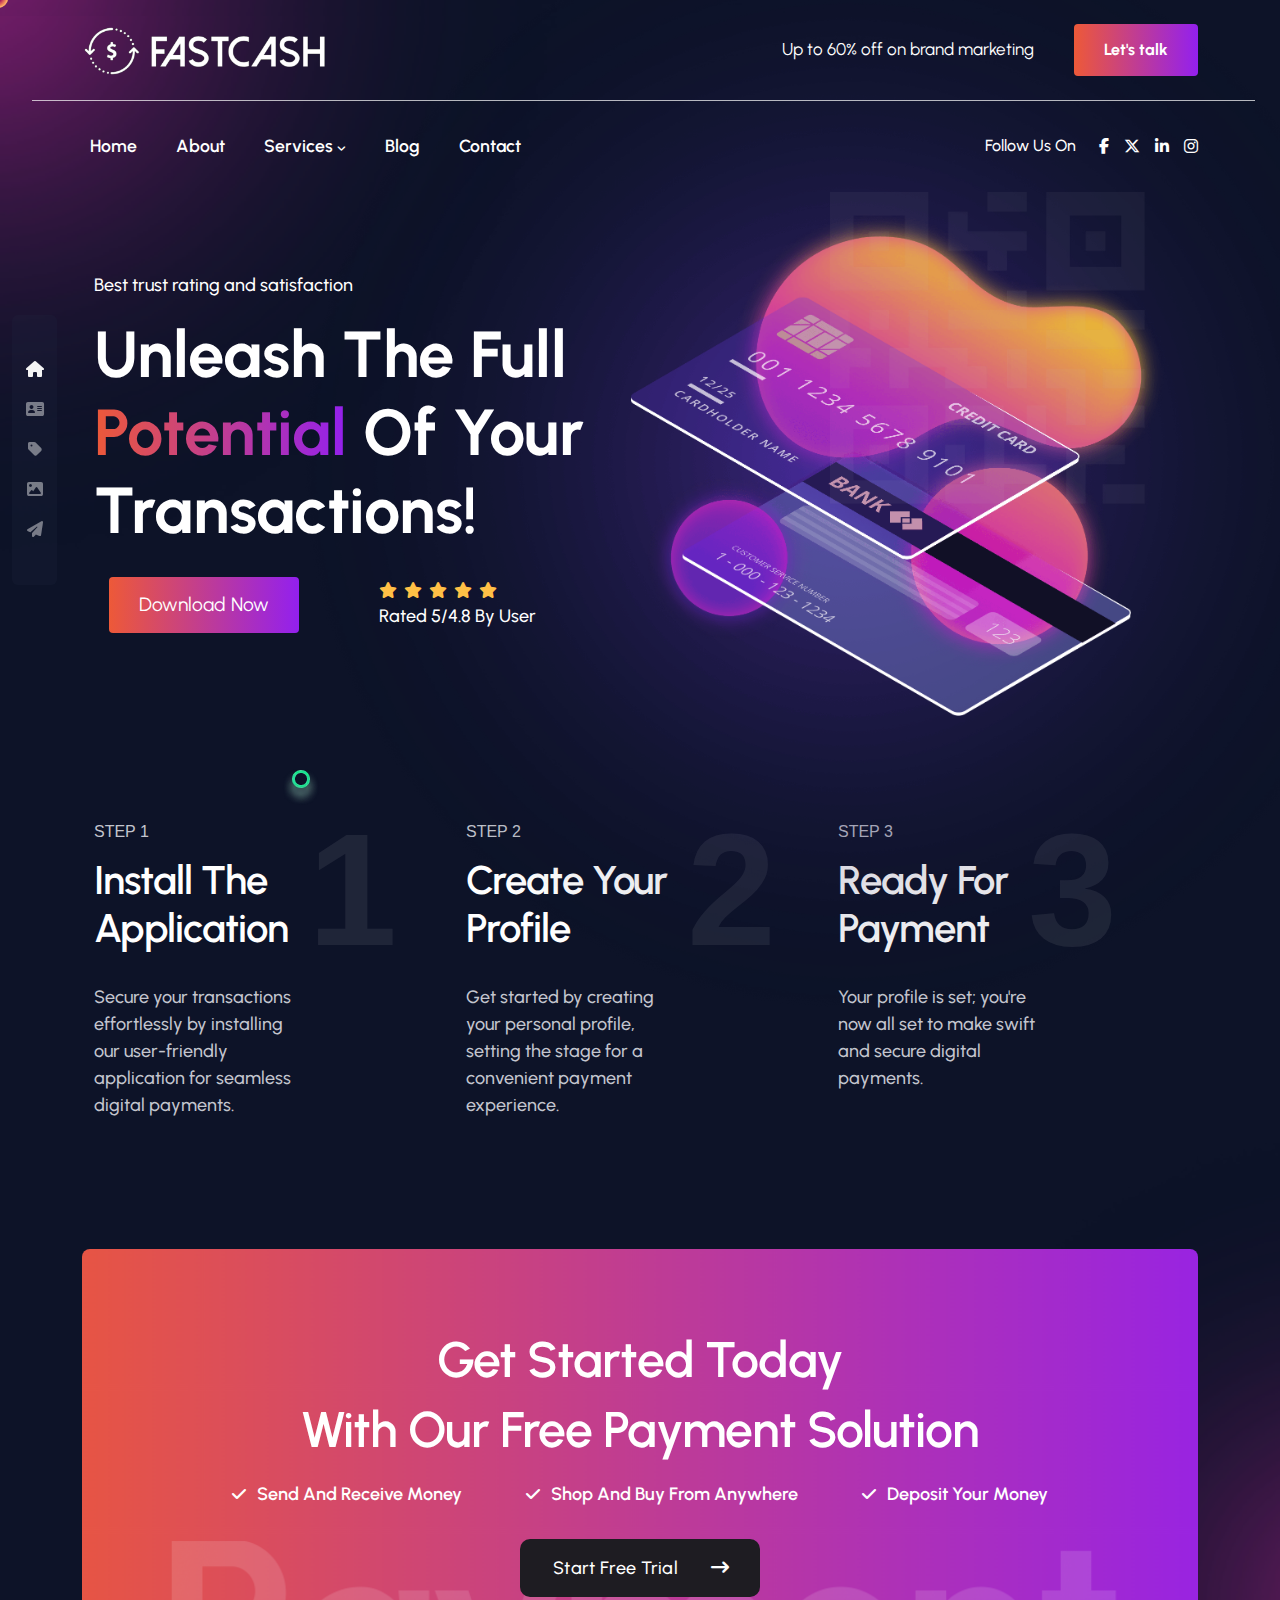
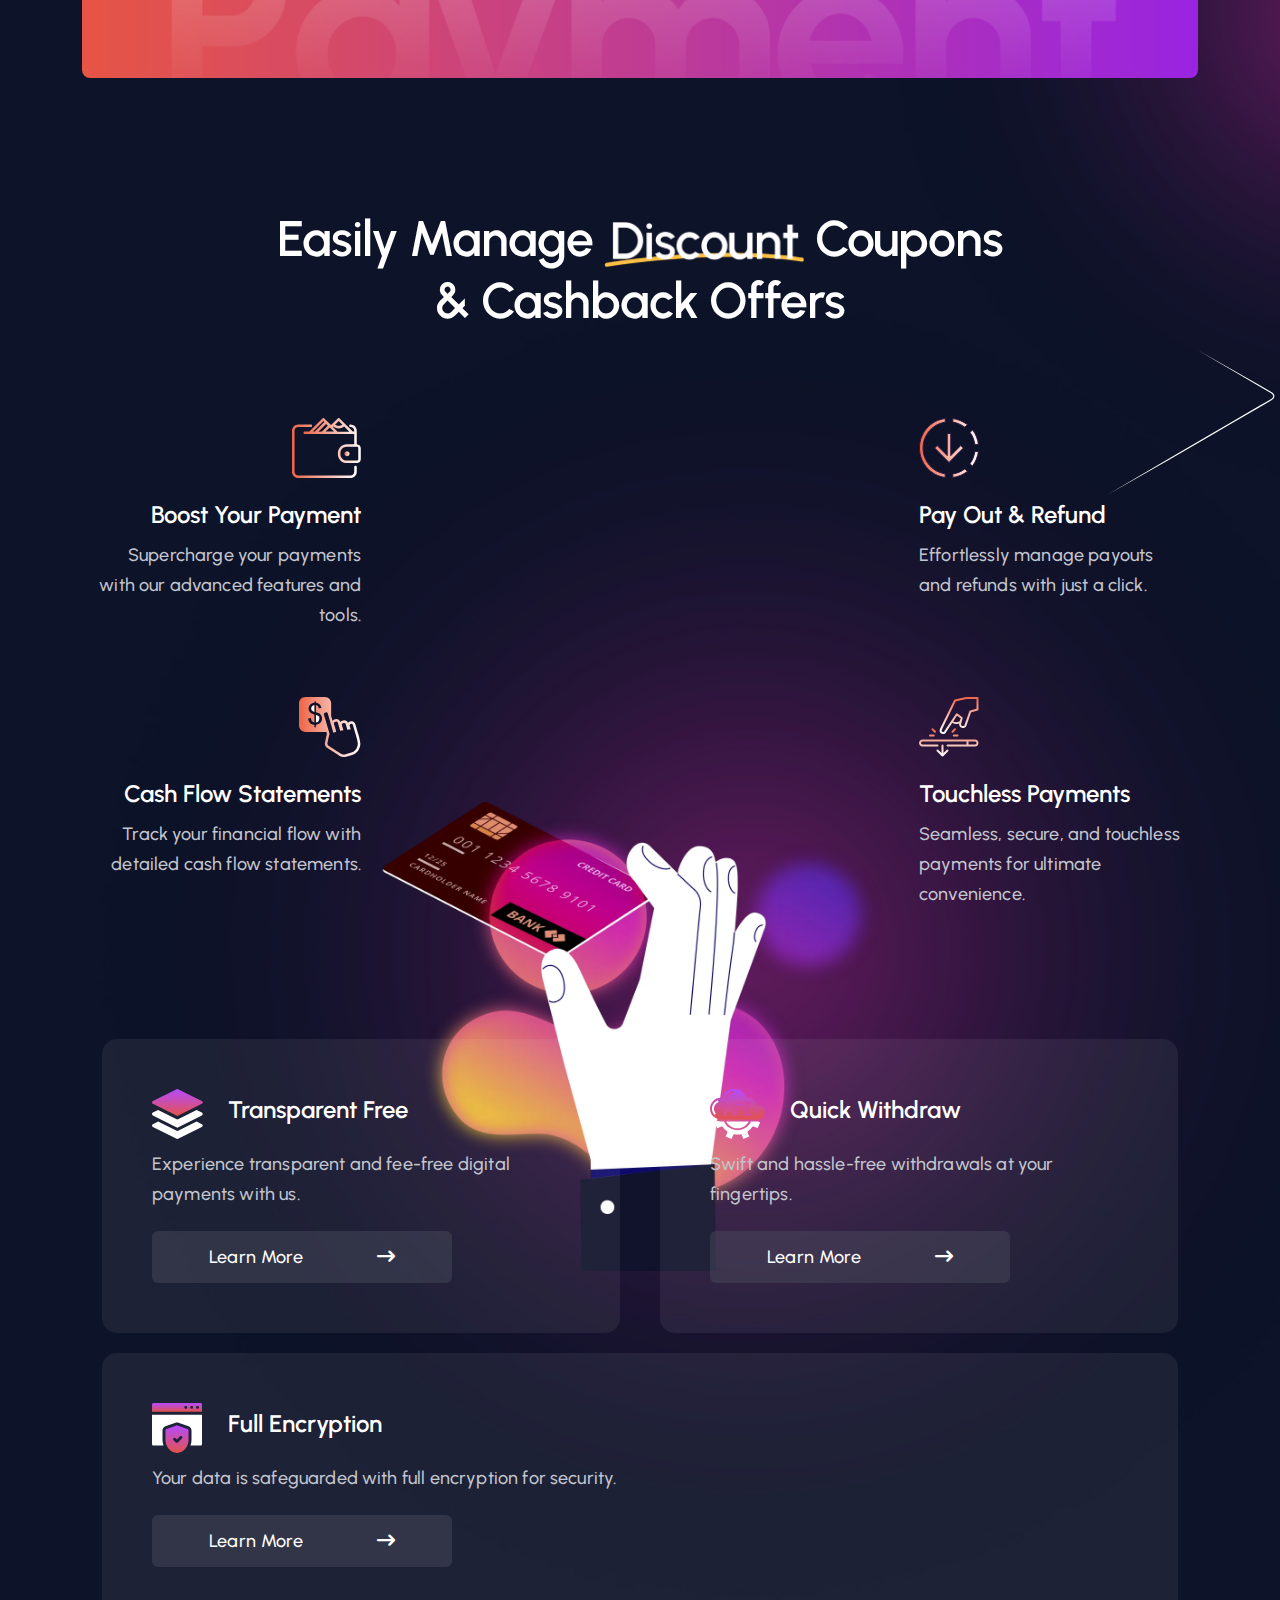
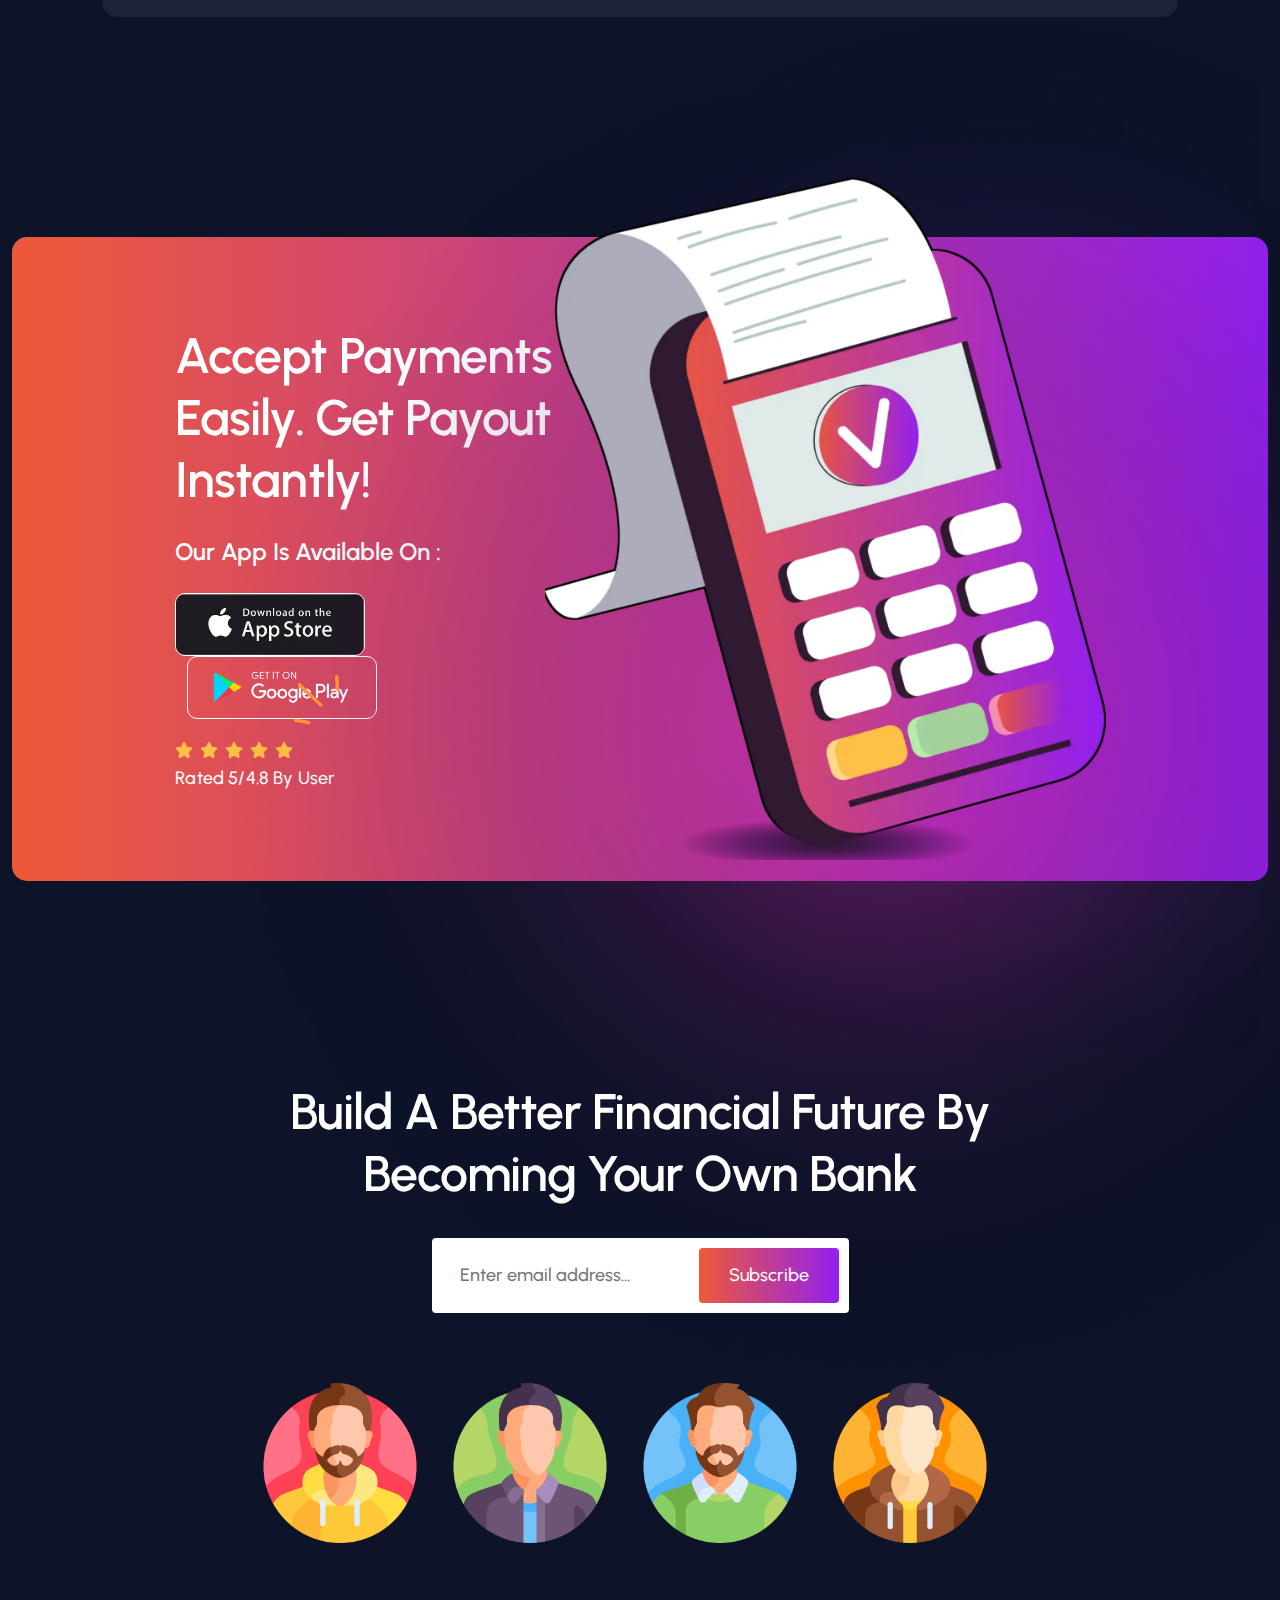
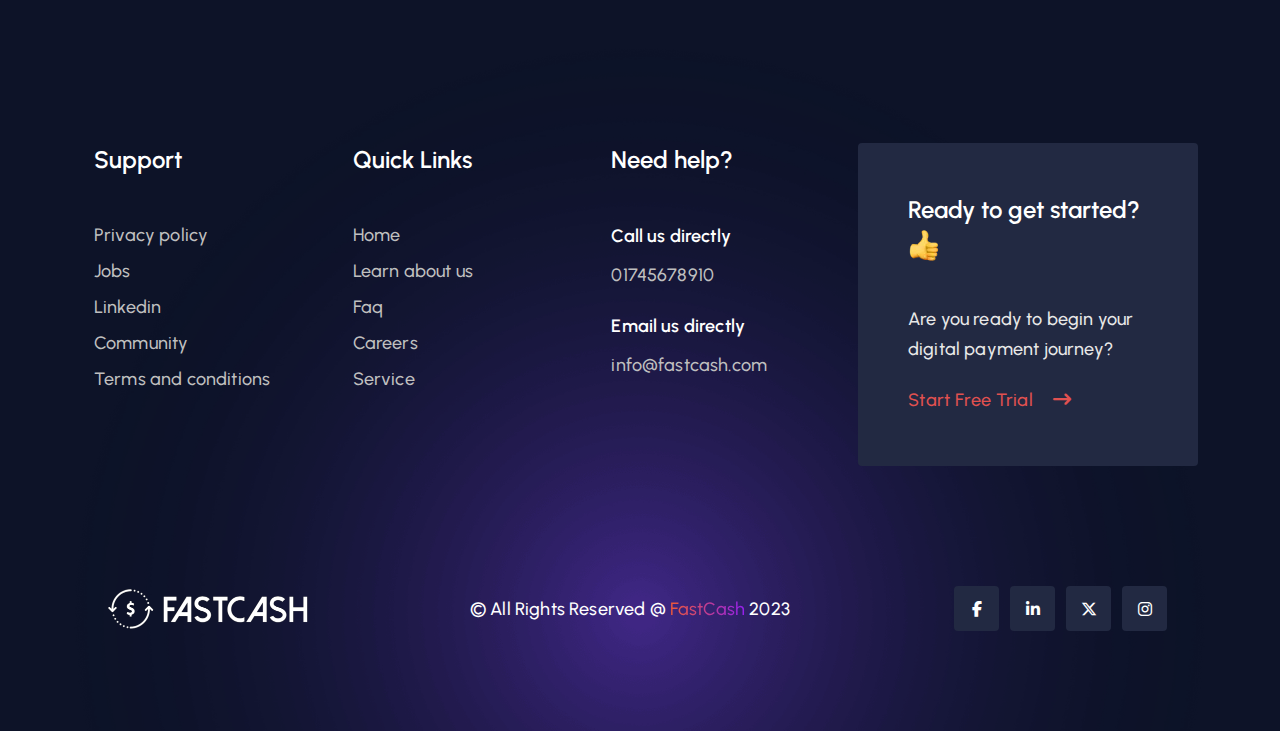
<file: index.html>
<!DOCTYPE html>
<html lang="en">
  <head>
    <meta charset="UTF-8" />
    <meta name="viewport" content="width=device-width, initial-scale=1.0" />
    <title>FASTCASH | Digital Payment</title>
    <link rel="stylesheet" href="assets/style.css" />
    <!-- linking bootstrap css file  -->
    <link
      href="https://cdn.jsdelivr.net/npm/bootstrap@5.3.2/dist/css/bootstrap.min.css"
      rel="stylesheet"
    />
    <!-- linking fontawesome cdn  -->
    <link
      rel="stylesheet"
      href="https://cdnjs.cloudflare.com/ajax/libs/font-awesome/6.4.2/css/all.min.css"
    />
  </head>
  <body>
    <div id="glow-1"></div>

    <!-- sidebar  -->

    <section
      class="sidebar d-flex flex-column justify-content-center align-items-center"
    >
      <a href="#" title="Home" style="color: #f4f4f4"
        ><i class="fa-solid fa-house"></i
      ></a>
      <a href="about.html" title="About"
        ><i class="fa-solid fa-address-card"></i
      ></a>
      <a href="pricing.html" title="Pricing"><i class="fa-solid fa-tag"></i></a>
      <a href="blog.html" title="Blog"><i class="fa-solid fa-image"></i></a>
      <a href="contact.html" title="Contact" style="margin-bottom: 0"
        ><i class="fa-solid fa-paper-plane"></i
      ></a>
    </section>

    <header style="margin: 1rem; z-index: 999">
      <section class="container discount">
        <nav class="navbar">
          <div class="d-flex justify-content-between">
            <img
              class="discount-logo"
              src="assets/img/logo.png"
              alt="FASTCASH"
            />
            <div class="d-flex align-items-center discount-right">
              <p>Up to 60% off on brand marketing</p>
              <button class="main-btn"><b>Let's talk</b></button>
            </div>
          </div>
        </nav>
      </section>
      <hr />
      <nav class="navbar navbar-expand-lg" id="nav-bar">
        <div class="container" style="padding: 0 0.75rem">
          <ul class="navbar-nav me-auto mb-2 mb-lg-0">
            <li class="nav-item">
              <a class="nav-link" href="index.html">Home</a>
            </li>
            <li class="nav-item">
              <a class="nav-link" href="about.html">About</a>
            </li>
            <li class="nav-item dropdown">
              <a
                class="nav-link"
                href="#"
                role="button"
                data-bs-toggle="dropdown"
                aria-expanded="false"
              >
                Services
                <i class="fa-solid fa-angle-down" style="font-size: 10px"></i>
              </a>
              <ul class="dropdown-menu">
                <li>
                  <a
                    class="dropdown-item"
                    href="pricing.html"
                    style="color: #0d1328 !important"
                    >Pricing</a
                  >
                </li>
                <li></li>
              </ul>
            </li>
            <li class="nav-item">
              <a class="nav-link" href="blog.html">Blog</a>
            </li>
            <li class="nav-item">
              <a class="nav-link" href="contact.html">Contact</a>
            </li>
          </ul>
          <div class="d-flex align-items-center nav-right">
            <p>Follow Us On</p>
            <i class="fa-brands fa-facebook-f"></i>
            <i class="fa-brands fa-x-twitter"></i>
            <i class="fa-brands fa-linkedin-in"></i>
            <i class="fa-brands fa-instagram"></i>
          </div>
        </div>
      </nav>
    </header>

    <!-- Banner  -->
    <section class="container banner">
      <div class="container">
        <div class="row">
          <div class="col banner-content">
            <p>Best trust rating and satisfaction</p>
            <h1>
              Unleash The Full <br />
              <span class="x-highlight">Potential</span> Of Your <br />
              Transactions!
            </h1>
            <div class="d-flex align-items-center banner-content2">
              <button class="main-btn">Download Now</button>
              <div style="margin-top: 20px">
                <div class="stars">
                  <i class="fa-solid fa-star"></i>
                  <i class="fa-solid fa-star"></i>
                  <i class="fa-solid fa-star"></i>
                  <i class="fa-solid fa-star"></i>
                  <i class="fa-solid fa-star"></i>
                </div>
                <p>Rated 5/4.8 By User</p>
              </div>
            </div>
          </div>
          <div class="col banner-card" style="position: relative">
            <img
              src="assets/img/digital-payment-banner-card-02.png"
              alt="image"
            />
          </div>
          <div class="col qr-code-img">
            <img
              src="assets/img/digital-payment-banner-qrcode.webp"
              alt="image"
            />
          </div>
        </div>
      </div>
    </section>

    <!-- green stroke circle  -->

    <div class="green-stroke-circle">
      <img src="assets/img/green-stroke-circle.webp" alt="animeted img" />
    </div>

    <!-- steps  -->
    <section class="container steps">
      <div class="container">
        <div class="row">
          <div class="col">
            <div class="steps1">
              <h6>STEP 1</h6>
            </div>
            <div class="d-flex steps2">
              <div style="padding-bottom: 24px">
                <h3>
                  Install The <br />
                  Application
                </h3>
              </div>
              <div class="steps-one">1</div>
            </div>
            <div class="steps3">
              <p>
                Secure your transactions effortlessly by installing our
                user-friendly application for seamless digital payments.
              </p>
            </div>
          </div>
          <div class="col">
            <div class="steps1">
              <h6>STEP 2</h6>
            </div>
            <div class="d-flex steps2">
              <div style="padding-bottom: 24px">
                <h3>
                  Create Your <br />
                  Profile
                </h3>
              </div>
              <div class="steps-one">2</div>
            </div>
            <div class="steps3">
              <p>
                Get started by creating your personal profile, setting the stage
                for a convenient payment experience.
              </p>
            </div>
          </div>
          <div class="col">
            <div class="steps1">
              <h6>STEP 3</h6>
            </div>
            <div class="d-flex steps2">
              <div style="padding-bottom: 24px">
                <h3>
                  Ready For <br />
                  Payment
                </h3>
              </div>
              <div class="steps-one">3</div>
            </div>
            <div class="steps3">
              <p>
                Your profile is set; you're now all set to make swift and secure
                digital payments.
              </p>
            </div>
          </div>
        </div>
      </div>
    </section>

    <!-- part 3 -->

    <div class="part-3-glow"></div>

    <section class="container part-3">
      <div
        class="part-3-main d-flex flex-column align-items-center text-center"
      >
        <div class="part-3-head">
          <h2>Get Started Today</h2>
          <h2>With Our Free Payment Solution</h2>
        </div>
        <div class="container d-flex justify-content-center part-3-txt">
          <div class="d-flex align-items-center">
            <i class="fa-solid fa-check" style="margin-left: 0"></i>
            <p>Send And Receive Money</p>
          </div>
          <div class="d-flex align-items-center">
            <i class="fa-solid fa-check"></i>
            <p>Shop And Buy From Anywhere</p>
          </div>
          <div class="d-flex align-items-center">
            <i class="fa-solid fa-check"></i>
            <p>Deposit Your Money</p>
          </div>
        </div>
        <div class="part-3-btn d-flex align-items-center position-relative">
          <a href="contact.html">Start Free Trial</a>
          <i class="fa-solid fa-arrow-right-long"></i>
        </div>
      </div>
    </section>

    <!-- glow 4 -->

    <div class="part-4-glow"></div>
    <div
      class="elementor-element elementor-element-ac19424 elementor-widget__width-auto elementor-absolute small-circle-animation4 elementor-view-default elementor-widget elementor-widget-icon"
      data-id="ac19424"
      data-element_type="widget"
      data-settings='{"_position":"absolute"}'
      data-widget_type="icon.default"
    >
      <div class="elementor-widget-container">
        <div class="elementor-icon-wrapper" id="part-4-animate">
          <div class="elementor-icon">
            <svg
              xmlns="http://www.w3.org/2000/svg"
              width="168"
              height="146"
              viewBox="0 0 168 146"
              fill="none"
            >
              <path
                d="M90.5173 0L121.459 17.4671L152.339 35.0591L160.012 39.4883L163.879 41.6717C165.127 42.3579 166.687 43.356 167.186 45.1027C167.435 45.9137 167.373 46.9118 166.998 47.6604C166.624 48.4714 166.063 49.0952 165.439 49.5942C164.815 50.0933 164.129 50.4676 163.505 50.8419L161.571 51.9648L153.898 56.4563L123.206 74.3602L61.6965 109.918L30.9418 127.573L0 145.102L30.5675 127.011L61.1974 108.983L122.52 73.1749L153.274 55.3334L160.947 50.9043L162.881 49.7814C163.567 49.4071 164.191 49.0952 164.69 48.6585C165.751 47.8475 166.437 46.5999 166.063 45.4146C165.688 44.2293 164.566 43.356 163.318 42.6698L159.45 40.424L151.777 35.9948L121.147 18.0286L90.5173 0Z"
                fill="white"
              ></path>
            </svg>
          </div>
        </div>
      </div>
    </div>

    <!-- part 4 -->

    <section class="container part-4 d-flex flex-column align-items-center">
      <div class="part-4-heading text-center position-relative">
        <h2>
          Easily Manage
          <span class="discount-txt"
            ><img src="assets/img/discount-txt.png" alt="Discount"
          /></span>
          Coupons <br />
          & Cashback Offers
        </h2>
      </div>
      <div class="part-4-content position-relative">
        <div class="container">
          <div class="row row-cols-2">
            <div class="col text-end p4-child-left part-4-content-child">
              <svg
                xmlns="http://www.w3.org/2000/svg"
                width="69"
                height="60"
                viewBox="0 0 69 60"
                fill="none"
              >
                <path
                  d="M63.4962 47.6934C62.7926 47.6934 62.2222 48.2638 62.2222 48.9674V53.6302C62.2222 55.7411 60.5111 57.4522 58.4002 57.4522H6.37001C4.25917 57.4522 2.548 55.7411 2.548 53.6302V12.8622C2.548 10.7514 4.25917 9.04019 6.37001 9.04019H18.8807C19.5843 9.04019 20.1547 8.4698 20.1547 7.76619C20.1547 7.06258 19.5843 6.49219 18.8807 6.49219H6.37001C2.85195 6.49219 0 9.34414 0 12.8622V53.6302C0 57.1483 2.85195 60.0002 6.37001 60.0002H58.4002C61.9125 59.9863 64.7563 57.1425 64.7702 53.6302V48.9674C64.7702 48.2638 64.1998 47.6934 63.4962 47.6934Z"
                  fill="url(#paint0_linear_3854_105)"
                ></path>
                <path
                  d="M64.9736 26.392H64.7698V12.8621C64.7558 9.3498 61.912 6.50602 58.3998 6.49205C57.6962 6.49205 57.1258 7.06244 57.1258 7.76605C57.1258 8.46967 57.6962 9.04006 58.3998 9.04006C60.5106 9.04006 62.2218 10.7512 62.2218 12.8621V13.5755H60.7949L53.1509 5.93149L47.5963 0.376848C47.357 0.135663 47.0314 0 46.6917 0C46.352 0 46.0264 0.135663 45.7872 0.376848L39.0604 7.10357L32.3082 0.376848C31.8042 -0.111817 31.0032 -0.111817 30.4992 0.376848L17.3005 13.5755H12.7396C12.036 13.5755 11.4656 14.1459 11.4656 14.8495C11.4656 15.5531 12.036 16.1235 12.7396 16.1235H62.2218V26.3155H54.7816C49.8563 26.3155 45.8636 30.3082 45.8636 35.2335V36.2018C45.8636 41.127 49.8563 45.1198 54.7816 45.1198H64.9736C67.0845 45.1198 68.7956 43.4086 68.7956 41.2978V30.214C68.7956 28.1031 67.0845 26.392 64.9736 26.392ZM46.7045 3.07773L50.3991 6.77233C48.1647 8.27353 45.2442 8.27353 43.0098 6.77233L46.7045 3.07773ZM41.2008 8.58142C44.4506 11.062 48.9583 11.062 52.2081 8.58142L57.3041 13.6774H45.5069L40.844 8.91266L41.2008 8.58142ZM26.4224 13.6774L34.0664 6.03341L35.85 7.81701L29.9896 13.5755L26.4224 13.6774ZM37.761 9.52418L42.0416 13.5755H33.5822L37.761 9.52418ZM31.4164 3.07773L32.3592 4.02049L22.8042 13.5755H20.9187L31.4164 3.07773ZM66.2476 41.2978C66.2476 42.0014 65.6772 42.5718 64.9736 42.5718H54.7816C53.0922 42.5718 51.472 41.9006 50.2773 40.706C49.0827 39.5114 48.4116 37.8912 48.4116 36.2018V35.2335C48.4116 31.7155 51.2636 28.8635 54.7816 28.8635H64.9736C65.6772 28.8635 66.2476 29.4339 66.2476 30.1375V41.2978Z"
                  fill="url(#paint1_linear_3854_105)"
                ></path>
                <path
                  d="M54.987 38.3421C56.3942 38.3421 57.535 37.2013 57.535 35.7941C57.535 34.3869 56.3942 33.2461 54.987 33.2461C53.5797 33.2461 52.439 34.3869 52.439 35.7941C52.439 37.2013 53.5797 38.3421 54.987 38.3421Z"
                  fill="url(#paint2_linear_3854_105)"
                ></path>
                <defs>
                  <linearGradient
                    id="paint0_linear_3854_105"
                    x1="64.7702"
                    y1="23.2134"
                    x2="-4.6935"
                    y2="23.2134"
                    gradientUnits="userSpaceOnUse"
                  >
                    <stop stop-color="white"></stop>
                    <stop offset="1" stop-color="#ED5938"></stop>
                  </linearGradient>
                  <linearGradient
                    id="paint1_linear_3854_105"
                    x1="68.7956"
                    y1="14.0999"
                    x2="7.31122"
                    y2="14.0999"
                    gradientUnits="userSpaceOnUse"
                  >
                    <stop stop-color="white"></stop>
                    <stop offset="1" stop-color="#ED5938"></stop>
                  </linearGradient>
                  <linearGradient
                    id="paint2_linear_3854_105"
                    x1="57.535"
                    y1="34.8386"
                    x2="52.0697"
                    y2="34.8386"
                    gradientUnits="userSpaceOnUse"
                  >
                    <stop stop-color="white"></stop>
                    <stop offset="1" stop-color="#ED5938"></stop>
                  </linearGradient>
                </defs>
              </svg>
              <h5>Boost Your Payment</h5>
              <p>
                Supercharge your payments with our advanced features and tools.
              </p>
            </div>
            <div class="col text-start p4-child-right part-4-content-child">
              <svg
                xmlns="http://www.w3.org/2000/svg"
                width="60"
                height="60"
                viewBox="0 0 60 60"
                fill="none"
              >
                <path
                  d="M28.2444 36.391V15.5376H31.7556V36.391V37.5981L32.6092 36.7445L41.8045 27.5492L44.3305 30.0752L30 44.4057L15.6695 30.0752L18.1955 27.5492L27.3908 36.7445L28.2444 37.5981V36.391ZM26.1917 55.9169V59.4397C22.653 59.0045 19.3642 57.9904 16.322 56.3991C13.1171 54.7227 10.3466 52.5551 8.007 49.8953C5.66567 47.2336 3.82852 44.2013 2.4957 40.7952C1.16592 37.3969 0.5 33.7998 0.5 30C0.5 22.3511 3.0002 15.7281 8.00501 10.1069C12.8866 4.62413 18.9666 1.4446 26.2669 0.559592V4.08308C19.9256 5.11564 14.6469 8.03304 10.4508 12.8286C6.1602 17.7322 4.01128 23.4633 4.01128 30C4.01128 36.5358 6.14708 42.2666 10.4122 47.1702C14.5841 51.9667 19.8507 54.8843 26.1917 55.9169ZM45.8258 50.8938L48.4112 53.4792C46.2672 55.0559 43.9618 56.3746 41.4942 57.4354C39.029 58.4952 36.4675 59.1665 33.8083 59.4496V55.9242C36.0011 55.6027 38.1163 55.0227 40.1528 54.1841C42.1898 53.3454 44.0811 52.2483 45.8258 50.8938ZM45.8792 9.19631C44.0521 7.93073 42.1344 6.85547 40.1264 5.97099C38.11 5.08281 36.0036 4.45419 33.8083 4.085V0.569071C36.4671 0.938524 39.0169 1.64165 41.4588 2.67829C43.9054 3.71695 46.2232 5.02529 48.4126 6.60401L45.8792 9.19631ZM59.4311 33.5827C59.063 36.2448 58.3716 38.8089 57.3571 41.276C56.3428 43.7427 55.0271 46.0254 53.4094 48.1252L50.8929 45.6672C52.2469 43.8775 53.3325 41.9624 54.1484 39.9225C54.9625 37.8873 55.5294 35.7737 55.8492 33.5827H59.4311ZM55.8492 26.4173C55.5295 24.225 54.9628 22.0996 54.1492 20.0417C53.3376 17.9889 52.2586 16.0911 50.9129 14.3496L53.6818 11.9342C55.2602 14.0822 56.5343 16.3808 57.5051 18.8308C58.4729 21.2734 59.1177 23.8019 59.4397 26.4173H55.8492Z"
                  fill="url(#paint0_linear_3854_113)"
                  stroke="#301740"
                ></path>
                <defs>
                  <linearGradient
                    id="paint0_linear_3854_113"
                    x1="60"
                    y1="18.75"
                    x2="-4.34783"
                    y2="18.75"
                    gradientUnits="userSpaceOnUse"
                  >
                    <stop stop-color="white"></stop>
                    <stop offset="1" stop-color="#ED5938"></stop>
                  </linearGradient>
                </defs>
              </svg>
              <h5>Pay Out & Refund</h5>
              <p>Effortlessly manage payouts and refunds with just a click.</p>
            </div>

            <div
              class="col text-end p4-child-left part-4-content-child"
              style="margin-top: 6% !important"
            >
              <svg
                xmlns="http://www.w3.org/2000/svg"
                width="62"
                height="60"
                viewBox="0 0 62 60"
                fill="none"
              >
                <path
                  d="M13.0473 9.14823C12.4734 9.79052 12.1943 10.5513 12.1943 11.4331C12.1943 12.3018 12.4339 13.0257 12.9183 13.6128C13.4079 14.1998 14.2424 14.6421 15.3928 14.9369V7.95312C14.3977 8.10836 13.6185 8.50583 13.0473 9.14823Z"
                  fill="white"
                ></path>
                <path
                  d="M16.915 17.9766V25.6212C17.9074 25.4975 18.7314 25.0684 19.379 24.3287C20.0213 23.5916 20.3582 22.6782 20.3582 21.5909C20.3582 20.6591 20.1213 19.9167 19.6632 19.3507C19.2079 18.7926 18.2944 18.3294 16.915 17.9766Z"
                  fill="white"
                ></path>
                <path
                  d="M58.5269 34.9351L58.6296 35.093L56.2894 27.1009C55.9919 26.0821 55.3127 25.2424 54.3783 24.7317C53.4464 24.2236 52.3698 24.1051 51.3588 24.4027L50.8745 24.5448C50.0768 24.7765 49.524 25.3951 49.0239 26.0348C48.3105 24.0762 46.244 22.9338 44.2197 23.5234L43.093 23.8551C42.3559 24.0735 41.7926 24.5633 41.3055 25.1055C41.3003 25.0871 41.2371 24.8554 41.2371 24.8554C40.621 22.7521 38.4019 21.5465 36.3013 22.1651L35.1746 22.4941C34.4771 22.6968 34.0321 23.2786 33.5584 23.8025C33.0661 22.1335 32.5817 20.4672 32.1711 19.0694V6.35472C32.1711 2.85616 29.3097 0 25.8216 0H6.35728C2.86409 0 0 2.85628 0 6.35472V28.5935C0 32.0921 2.86409 34.9508 6.35728 34.9508H25.8215C26.319 34.9508 26.7981 34.8798 27.2641 34.7692C27.6221 35.9986 27.8669 36.833 27.9038 36.962C27.3036 38.8073 26.2006 44.5724 25.8373 46.473C25.8426 47.0995 26.1138 49.5424 27.9828 50.8481L39.3206 58.1242C39.5943 58.2926 39.734 58.3875 39.734 58.3875C42.4217 59.9143 44.9805 60.3618 47.2101 59.709L53.8991 57.7504C58.4242 56.4289 61.4068 50.9034 61.3436 46.5837C61.2989 44.067 59.5141 36.9042 58.5269 34.9351ZM41.1003 56.1736C40.8712 56.0446 40.6501 55.9051 40.6501 55.9051C40.6949 55.9393 29.4596 48.737 29.4596 48.737C28.7041 48.2078 28.4277 47.0102 28.3908 46.5916C29.1464 42.814 30.1204 38.1467 30.4152 37.4833L30.6047 37.0543L30.4837 36.5726L24.8845 17.4716C24.6738 16.745 25.1056 15.9527 25.8321 15.7368L26.9587 15.413C27.6958 15.1946 28.4724 15.621 28.6882 16.3581L34.3375 35.6539L37.2437 34.6299L36.9277 33.4453L34.9507 26.701C34.8481 26.3483 34.8927 25.9744 35.0665 25.6454C35.2508 25.3164 35.5456 25.0768 35.8983 24.9715L37.025 24.6425C37.7673 24.424 38.5413 24.8504 38.7572 25.5901L41.1685 33.8086L44.4037 33.2321L43.9878 31.8606L42.869 28.0726C42.6505 27.3382 43.0822 26.5589 43.8167 26.3404L44.946 26.0087C45.6805 25.7928 46.4571 26.2219 46.6729 26.959L48.3471 32.653L51.6719 32.2765L51.256 30.8023L50.6558 28.7543C50.5557 28.3962 50.5978 28.0198 50.7769 27.6907C50.9479 27.3643 51.248 27.1274 51.5982 27.0273L52.093 26.8826C52.4458 26.7773 52.8143 26.8221 53.1407 26.9984C53.4697 27.1774 53.712 27.4723 53.8146 27.8276L56.1706 35.8645L56.197 35.925C56.4919 36.72 58.7084 43.4617 58.7689 46.6181C58.8163 49.9192 56.5287 54.2864 53.1855 55.2683L46.4913 57.2269C44.5461 57.7978 42.4822 56.9712 41.1003 56.1736ZM21.2885 25.8664C20.1619 27.0536 18.7088 27.6853 16.9108 27.7722V30.3731H15.3945V30.3704V27.8064C14.1257 27.6485 13.0806 27.3641 12.2724 26.9456C11.4748 26.5349 10.7877 25.8663 10.2087 24.9449C9.61897 24.0209 9.28471 22.8969 9.19782 21.5648L11.7698 21.07C11.9777 22.4493 12.3173 23.4576 12.8149 24.1026C13.5309 25.016 14.397 25.5241 15.3921 25.6241V17.5899C14.3496 17.3162 13.2783 16.8765 12.1752 16.2579C11.3564 15.8025 10.73 15.1759 10.2903 14.3678C9.84547 13.5622 9.6269 12.6515 9.6269 11.6275C9.6269 9.80849 10.2692 8.33697 11.5564 7.20764C12.4146 6.44686 13.6966 5.98617 15.3893 5.81239V4.58042H16.9081V5.81239C18.3901 5.95456 19.5748 6.39414 20.4382 7.13124C21.5596 8.06312 22.223 9.35036 22.452 10.9746L19.8196 11.372C19.6617 10.3638 19.3509 9.59517 18.8745 9.05552C18.3981 8.51856 17.7452 8.16575 16.9134 7.99465V15.3365C18.2059 15.6655 19.0509 15.9235 19.4774 16.1026C20.2698 16.4527 20.9173 16.8818 21.4253 17.3846C21.9281 17.8847 22.3151 18.485 22.5783 19.1773C22.8573 19.8696 22.9863 20.6199 22.9863 21.428C22.9864 23.2023 22.4257 24.6791 21.2885 25.8664Z"
                  fill="url(#paint0_linear_3854_109)"
                ></path>
                <defs>
                  <linearGradient
                    id="paint0_linear_3854_109"
                    x1="61.3445"
                    y1="18.75"
                    x2="-4.44526"
                    y2="18.75"
                    gradientUnits="userSpaceOnUse"
                  >
                    <stop stop-color="white"></stop>
                    <stop offset="1" stop-color="#ED5938"></stop>
                  </linearGradient>
                </defs>
              </svg>
              <h5>Cash Flow Statements</h5>
              <p>
                Track your financial flow with detailed cash flow statements.
              </p>
            </div>
            <div
              class="col text-start p4-child-right part-4-content-child"
              style="margin-top: 6% !important"
            >
              <svg
                xmlns="http://www.w3.org/2000/svg"
                width="60"
                height="60"
                viewBox="0 0 60 60"
                fill="none"
              >
                <path
                  d="M23.5 48.4688V58.4688M18.5 53.4688L23.5 58.4688L28.5 53.4688M18.5 48.4688H3.5C2.83696 48.4688 2.20107 48.2054 1.73223 47.7365C1.26339 47.2677 1 46.6318 1 45.9688C1 45.3057 1.26339 44.6698 1.73223 44.201C2.20107 43.7321 2.83696 43.4688 3.5 43.4688H56C56.663 43.4688 57.2989 43.7321 57.7678 44.201C58.2366 44.6698 58.5 45.3057 58.5 45.9688C58.5 46.6318 58.2366 47.2677 57.7678 47.7365C57.2989 48.2054 56.663 48.4688 56 48.4688H28.5M48.5 43.4688V48.4688M16 34.7188L13.5 32.2188M33.5 34.7188L36 32.2188M14.75 38.4688H11M38.5 38.4688H34.75"
                  stroke="url(#paint0_linear_3854_115)"
                  stroke-width="2"
                  stroke-miterlimit="10"
                  stroke-linecap="round"
                  stroke-linejoin="round"
                ></path>
                <path
                  d="M32.9946 24.4862C35.4946 26.4537 39.3446 26.5388 41.8621 24.3438"
                  stroke="url(#paint1_linear_3854_115)"
                  stroke-width="2"
                  stroke-miterlimit="10"
                  stroke-linejoin="round"
                ></path>
                <path
                  d="M47.2477 1L35.9977 3.5L22.0677 31.9525C21.3627 33.395 21.4002 34.61 22.4877 35.4625C23.0086 35.8724 23.6709 36.0588 24.3291 35.9805C24.9873 35.9022 25.5875 35.5657 25.9977 35.045L37.8102 17.22L42.7227 21.085L41.0802 26.76C40.9859 27.4334 41.1338 28.1184 41.4975 28.693C41.8611 29.2675 42.417 29.6943 43.066 29.8972C43.715 30.1001 44.4149 30.066 45.0411 29.801C45.6673 29.5359 46.1791 29.0572 46.4852 28.45L51.3477 14.4225L58.4977 12.485V1H47.2477Z"
                  stroke="url(#paint2_linear_3854_115)"
                  stroke-width="2"
                  stroke-miterlimit="10"
                  stroke-linecap="round"
                  stroke-linejoin="round"
                ></path>
                <defs>
                  <linearGradient
                    id="paint0_linear_3854_115"
                    x1="29.75"
                    y1="32.2188"
                    x2="29.75"
                    y2="58.4688"
                    gradientUnits="userSpaceOnUse"
                  >
                    <stop stop-color="#EF694C"></stop>
                    <stop offset="1" stop-color="white"></stop>
                  </linearGradient>
                  <linearGradient
                    id="paint1_linear_3854_115"
                    x1="37.4284"
                    y1="24.3438"
                    x2="37.4284"
                    y2="25.976"
                    gradientUnits="userSpaceOnUse"
                  >
                    <stop stop-color="#EF694C"></stop>
                    <stop offset="1" stop-color="white"></stop>
                  </linearGradient>
                  <linearGradient
                    id="paint2_linear_3854_115"
                    x1="40.0461"
                    y1="1"
                    x2="40.0461"
                    y2="35.998"
                    gradientUnits="userSpaceOnUse"
                  >
                    <stop stop-color="#EF694C"></stop>
                    <stop offset="1" stop-color="white"></stop>
                  </linearGradient>
                </defs>
              </svg>
              <h5>Touchless Payments</h5>
              <p>
                Seamless, secure, and touchless payments for ultimate
                convenience.
              </p>
            </div>
          </div>
        </div>
      </div>
      <div class="payment-hand">
        <img src="assets/img/digital-payment-hand-img.webp" alt="hand" />
      </div>
    </section>

    <!-- part 5 -->
    <section class="container part-5 position-relative">
      <div class="container">
        <div class="row">
          <div class="col p5-main">
            <div class="d-flex align-items-center">
              <svg
                xmlns="http://www.w3.org/2000/svg"
                width="51"
                height="50"
                viewBox="0 0 51 50"
                fill="none"
              >
                <path
                  d="M26.0621 41.7775C25.8457 41.8865 25.6068 41.9431 25.3646 41.9426C25.1224 41.9425 24.8836 41.8859 24.667 41.7775L6.12889 32.5144L0.861899 35.1472C0.602916 35.2766 0.385102 35.4757 0.232869 35.7219C0.0806354 35.9682 0 36.252 0 36.5415C0 36.8311 0.0806354 37.1149 0.232869 37.3612C0.385102 37.6074 0.602916 37.8065 0.861899 37.9359L24.667 49.8358C24.8837 49.944 25.1224 50.0003 25.3646 50.0003C25.6067 50.0003 25.8454 49.944 26.0621 49.8358L49.8672 37.9333C50.1262 37.8038 50.344 37.6048 50.4962 37.3585C50.6485 37.1122 50.7291 36.8284 50.7291 36.5389C50.7291 36.2494 50.6485 35.9656 50.4962 35.7193C50.344 35.473 50.1262 35.274 49.8672 35.1446L44.6002 32.5117L26.0621 41.7775Z"
                  fill="white"
                ></path>
                <path
                  d="M26.0621 30.2424C25.8453 30.3501 25.6066 30.4062 25.3646 30.4062C25.1225 30.4062 24.8838 30.3501 24.667 30.2424L6.12889 20.9727L0.861899 23.6068C0.602916 23.7363 0.385102 23.9353 0.232869 24.1815C0.0806354 24.4278 0 24.7116 0 25.0012C0 25.2907 0.0806354 25.5745 0.232869 25.8208C0.385102 26.0671 0.602916 26.2661 0.861899 26.3955L25.3646 38.6455L49.8672 26.3955C50.1262 26.2661 50.344 26.0671 50.4962 25.8208C50.6485 25.5745 50.7291 25.2907 50.7291 25.0012C50.7291 24.7116 50.6485 24.4278 50.4962 24.1815C50.344 23.9353 50.1262 23.7363 49.8672 23.6068L44.6002 20.9727L26.0621 30.2424Z"
                  fill="white"
                ></path>
                <path
                  d="M49.8672 12.0644L26.0621 0.164448C25.8454 0.0562987 25.6067 0 25.3646 0C25.1224 0 24.8837 0.0562987 24.667 0.164448L0.861899 12.0644C0.602916 12.1938 0.385102 12.3928 0.232869 12.6391C0.0806354 12.8854 0 13.1692 0 13.4587C0 13.7483 0.0806354 14.0321 0.232869 14.2784C0.385102 14.5246 0.602916 14.7236 0.861899 14.8531L25.3646 27.1044L49.8672 14.8531C50.1262 14.7236 50.344 14.5246 50.4962 14.2784C50.6485 14.0321 50.7291 13.7483 50.7291 13.4587C50.7291 13.1692 50.6485 12.8854 50.4962 12.6391C50.344 12.3928 50.1262 12.1938 49.8672 12.0644"
                  fill="url(#paint0_linear_3856_148)"
                ></path>
                <defs>
                  <linearGradient
                    id="paint0_linear_3856_148"
                    x1="25.3645"
                    y1="0"
                    x2="25.3645"
                    y2="27.1044"
                    gradientUnits="userSpaceOnUse"
                  >
                    <stop stop-color="#B54AFF"></stop>
                    <stop offset="1" stop-color="#E3524C"></stop>
                  </linearGradient>
                </defs>
              </svg>
              <h5>Transparent Free</h5>
            </div>
            <p>Experience transparent and fee-free digital payments with us.</p>
            <div
              class="part-5-btn d-flex align-items-center justify-content-around position-relative"
            >
              <a href="#">Learn More</a>
              <i class="fa-solid fa-arrow-right-long"></i>
            </div>
          </div>
          <div class="col p5-main">
            <div class="d-flex align-items-center">
              <svg
                xmlns="http://www.w3.org/2000/svg"
                width="55"
                height="50"
                viewBox="0 0 55 50"
                fill="none"
              >
                <path
                  d="M27.4728 39.2596C29.8022 39.2487 32.0847 38.6035 34.0752 37.3933C36.0657 36.1831 37.689 34.4537 38.7708 32.3906H16.1748C17.2572 34.4548 18.8816 36.1849 20.8734 37.3951C22.8653 38.6054 25.1493 39.25 27.4799 39.2596"
                  fill="white"
                ></path>
                <path
                  d="M31.3982 16.6885C31.3975 16.1682 31.1903 15.6693 30.8222 15.3015C30.4541 14.9337 29.9552 14.7269 29.4348 14.7266H26.4912V18.6519H29.4348C29.9553 18.6511 30.4543 18.444 30.8223 18.076C31.1904 17.7079 31.3975 17.209 31.3982 16.6885"
                  fill="url(#paint0_linear_3856_155)"
                ></path>
                <path
                  d="M18.6407 16.8477L17.7134 19.631H19.5694L18.6407 16.8477Z"
                  fill="url(#paint1_linear_3856_155)"
                ></path>
                <path
                  d="M10.7915 32.3911C9.80661 32.387 8.82555 32.2688 7.86787 32.0391L4.83838 33.2869L7.27113 39.1799L11.4125 37.4627C11.6192 37.378 11.8487 37.3664 12.0629 37.4299C12.2771 37.4934 12.4631 37.6281 12.5903 37.8118C13.7988 39.5381 15.3002 41.0395 17.0265 42.248C17.2099 42.3757 17.344 42.5624 17.4065 42.7769C17.469 42.9915 17.4561 43.221 17.3699 43.4272L15.6613 47.56L21.5499 50.0014L23.2672 45.8657C23.3532 45.6593 23.5069 45.4883 23.703 45.3809C23.8991 45.2735 24.1259 45.236 24.3462 45.2747C26.4194 45.6437 28.5418 45.6408 30.6141 45.2661C30.8344 45.227 31.0614 45.2641 31.2578 45.3712C31.4542 45.4784 31.6082 45.6493 31.6945 45.8557L33.4118 49.9985L39.2919 47.5657L37.5761 43.4215C37.4907 43.2145 37.4787 42.9846 37.5419 42.7699C37.6052 42.5552 37.7399 42.3685 37.9238 42.2409C39.6519 41.0373 41.1537 39.538 42.36 37.8118C42.488 37.6292 42.6745 37.4957 42.8887 37.4335C43.1028 37.3713 43.3318 37.3841 43.5377 37.4698L47.6777 39.1871L50.1219 33.2955L47.9181 32.3782C47.8079 32.3782 47.6992 32.394 47.5875 32.394H40.9447C39.8038 35.0186 37.921 37.2528 35.5277 38.822C33.1344 40.3913 30.3349 41.2273 27.473 41.2273C24.6111 41.2273 21.8115 40.3913 19.4182 38.822C17.025 37.2528 15.1422 35.0186 14.0013 32.394L10.7915 32.3911Z"
                  fill="white"
                ></path>
                <path
                  d="M10.7914 30.4264H47.5889C49.5408 30.4264 51.4128 29.651 52.7931 28.2707C54.1733 26.8905 54.9487 25.0185 54.9487 23.0666C54.9487 21.1146 54.1733 19.2427 52.7931 17.8624C51.4128 16.4822 49.5408 15.7068 47.5889 15.7068H47.4916C47.2886 15.7069 47.0905 15.6441 46.9247 15.5269C46.7589 15.4098 46.6335 15.2442 46.5657 15.0528C45.9211 13.2252 44.7223 11.6442 43.1366 10.5302C41.5508 9.41616 39.657 8.82456 37.7191 8.83785C37.6232 8.83785 37.5288 8.83785 37.4329 8.83785C37.2231 8.85177 37.0143 8.79834 36.8369 8.68535C36.6596 8.57235 36.5229 8.40569 36.4469 8.20963C35.5251 5.7927 33.8903 3.71316 31.7592 2.24692C29.6281 0.780686 27.1016 -0.00294124 24.5149 8.29588e-06C21.9282 0.00295783 19.4035 0.792345 17.2758 2.26344C15.148 3.73453 13.5179 5.81779 12.6017 8.23682C12.5278 8.44101 12.3882 8.61489 12.2048 8.73118C12.0215 8.84748 11.8047 8.89959 11.5885 8.87935C11.3245 8.85383 11.0594 8.84189 10.7943 8.84357C7.93144 8.84357 5.18588 9.98082 3.16157 12.0051C1.13725 14.0295 0 16.775 0 19.6378C0 22.5007 1.13725 25.2462 3.16157 27.2705C5.18588 29.2948 7.93144 30.4321 10.7943 30.4321M34.3419 12.7632H40.2291C40.4895 12.7632 40.7392 12.8666 40.9233 13.0507C41.1074 13.2348 41.2108 13.4845 41.2108 13.7449C41.2108 14.0052 41.1074 14.2549 40.9233 14.439C40.7392 14.6231 40.4895 14.7265 40.2291 14.7265H38.2672V24.5391H40.2291C40.3611 24.5341 40.4927 24.5557 40.6162 24.6027C40.7396 24.6498 40.8522 24.7212 40.9474 24.8128C41.0425 24.9044 41.1182 25.0142 41.1699 25.1358C41.2216 25.2573 41.2483 25.388 41.2483 25.5201C41.2483 25.6522 41.2216 25.7829 41.1699 25.9044C41.1182 26.0259 41.0425 26.1358 40.9474 26.2274C40.8522 26.319 40.7396 26.3904 40.6162 26.4374C40.4927 26.4845 40.3611 26.5061 40.2291 26.5011H34.3419C34.2099 26.5061 34.0783 26.4845 33.9548 26.4374C33.8314 26.3904 33.7188 26.319 33.6236 26.2274C33.5285 26.1358 33.4528 26.0259 33.4011 25.9044C33.3493 25.7829 33.3227 25.6522 33.3227 25.5201C33.3227 25.388 33.3493 25.2573 33.4011 25.1358C33.4528 25.0142 33.5285 24.9044 33.6236 24.8128C33.7188 24.7212 33.8314 24.6498 33.9548 24.6027C34.0783 24.5557 34.2099 24.5341 34.3419 24.5391H36.3038V14.7265H34.3419C34.0815 14.7265 33.8318 14.6231 33.6477 14.439C33.4636 14.2549 33.3602 14.0052 33.3602 13.7449C33.3602 13.4845 33.4636 13.2348 33.6477 13.0507C33.8318 12.8666 34.0815 12.7632 34.3419 12.7632M25.5095 12.7632H29.4349C30.4759 12.7632 31.4743 13.1767 32.2105 13.9129C32.9466 14.649 33.3602 15.6474 33.3602 16.6885C33.3602 17.7295 32.9466 18.728 32.2105 19.4641C31.4743 20.2002 30.4759 20.6138 29.4349 20.6138H26.4912V25.5208C26.4815 25.7745 26.3739 26.0146 26.191 26.1906C26.0081 26.3667 25.7641 26.465 25.5103 26.465C25.2564 26.465 25.0124 26.3667 24.8295 26.1906C24.6466 26.0146 24.539 25.7745 24.5293 25.5208V13.7449C24.5293 13.4847 24.6325 13.2353 24.8163 13.0512C25.0001 12.8671 25.2494 12.7635 25.5095 12.7632M15.7485 8.52875C17.9093 2.04475 23.3186 1.96891 23.5476 1.96891C23.808 1.96891 24.0577 2.07233 24.2418 2.25643C24.4259 2.44054 24.5293 2.69023 24.5293 2.95059C24.5293 3.21095 24.4259 3.46065 24.2418 3.64475C24.0577 3.82885 23.808 3.93228 23.5476 3.93228C23.3587 3.93228 19.3032 4.05678 17.606 9.14981C17.515 9.38536 17.3368 9.57681 17.1084 9.68437C16.8799 9.79193 16.6188 9.80733 16.3793 9.72737C16.1398 9.64742 15.9403 9.47825 15.8223 9.25503C15.7043 9.0318 15.6768 8.77169 15.7456 8.52875M13.7851 25.2103L17.7104 13.4343C17.7205 13.414 17.732 13.3944 17.7448 13.3756C17.8509 13.1414 18.0386 12.9538 18.2728 12.8476C18.2943 12.839 18.3086 12.8218 18.3315 12.8147C18.3679 12.8077 18.4047 12.8029 18.4417 12.8004C18.5727 12.7675 18.7099 12.7675 18.8409 12.8004C18.8784 12.803 18.9157 12.8078 18.9526 12.8147C18.974 12.8147 18.9883 12.839 19.0098 12.8476C19.244 12.9538 19.4317 13.1414 19.5379 13.3756C19.5507 13.3944 19.5621 13.414 19.5722 13.4343L23.4975 25.2103C23.5663 25.4532 23.5388 25.7133 23.4208 25.9365C23.3028 26.1598 23.1033 26.3289 22.8638 26.4089C22.6243 26.4888 22.3632 26.4734 22.1348 26.3659C21.9063 26.2583 21.7281 26.0669 21.6372 25.8313L20.2247 21.5955H17.0593L15.6469 25.8313C15.5559 26.0669 15.3777 26.2583 15.1493 26.3659C14.9208 26.4734 14.6597 26.4888 14.4202 26.4089C14.1807 26.3289 13.9812 26.1598 13.8632 25.9365C13.7452 25.7133 13.7178 25.4532 13.7865 25.2103M7.02493 11.6513C7.14144 11.5959 7.26771 11.5641 7.39654 11.5575C7.52536 11.551 7.65421 11.5699 7.77574 11.6131C7.89726 11.6564 8.00907 11.7231 8.10479 11.8096C8.20051 11.8961 8.27826 12.0005 8.3336 12.1171C8.38895 12.2336 8.4208 12.3598 8.42734 12.4887C8.43389 12.6175 8.41499 12.7463 8.37174 12.8679C8.32849 12.9894 8.26172 13.1012 8.17526 13.1969C8.08879 13.2926 7.98432 13.3704 7.8678 13.4257C6.69259 13.9835 5.69901 14.8621 5.00168 15.9602C4.30436 17.0584 3.93172 18.3313 3.92675 19.6321C3.91992 21.1956 4.45607 22.713 5.44364 23.9252C5.5294 24.0247 5.59432 24.1404 5.63454 24.2655C5.67476 24.3906 5.68947 24.5224 5.6778 24.6533C5.66613 24.7841 5.62831 24.9113 5.56659 25.0273C5.50487 25.1433 5.4205 25.2457 5.31848 25.3284C5.21645 25.4112 5.09886 25.4726 4.97265 25.5091C4.84645 25.5456 4.71421 25.5564 4.58376 25.5408C4.45331 25.5253 4.32731 25.4837 4.21322 25.4186C4.09914 25.3534 3.99929 25.266 3.91959 25.1616C3.07969 24.1232 2.48697 22.9074 2.18627 21.6061C1.88558 20.3049 1.88479 18.9522 2.18396 17.6506C2.48314 16.349 3.07444 15.1325 3.91313 14.0931C4.75182 13.0537 5.81592 12.2187 7.02493 11.6513"
                  fill="url(#paint2_linear_3856_155)"
                ></path>
                <defs>
                  <linearGradient
                    id="paint0_linear_3856_155"
                    x1="28.9447"
                    y1="14.7266"
                    x2="28.9447"
                    y2="18.6519"
                    gradientUnits="userSpaceOnUse"
                  >
                    <stop stop-color="#B54AFF"></stop>
                    <stop offset="1" stop-color="#E3524C"></stop>
                  </linearGradient>
                  <linearGradient
                    id="paint1_linear_3856_155"
                    x1="18.6414"
                    y1="16.8477"
                    x2="18.6414"
                    y2="19.631"
                    gradientUnits="userSpaceOnUse"
                  >
                    <stop stop-color="#B54AFF"></stop>
                    <stop offset="1" stop-color="#E3524C"></stop>
                  </linearGradient>
                  <linearGradient
                    id="paint2_linear_3856_155"
                    x1="27.4743"
                    y1="0"
                    x2="27.4743"
                    y2="30.4321"
                    gradientUnits="userSpaceOnUse"
                  >
                    <stop stop-color="#B54AFF"></stop>
                    <stop offset="1" stop-color="#E3524C"></stop>
                  </linearGradient>
                </defs>
              </svg>
              <h5>Quick Withdraw</h5>
            </div>
            <p>Swift and hassle-free withdrawals at your fingertips.</p>
            <div
              class="part-5-btn d-flex align-items-center justify-content-around position-relative"
            >
              <a href="#">Learn More</a>
              <i class="fa-solid fa-arrow-right-long"></i>
            </div>
          </div>
          <div class="col p5-main">
            <div class="d-flex align-items-center">
              <svg
                xmlns="http://www.w3.org/2000/svg"
                width="51"
                height="50"
                viewBox="0 0 51 50"
                fill="none"
              >
                <path
                  d="M48.5389 0H1.46496C1.07643 0 0.703809 0.154343 0.429076 0.429076C0.154343 0.703809 0 1.07643 0 1.46496L0 8.78975H50.0039V1.46496C50.0039 1.07643 49.8496 0.703809 49.5748 0.429076C49.3001 0.154343 48.9275 0 48.5389 0M33.7917 5.85983C33.502 5.85983 33.2187 5.77391 32.9778 5.61294C32.7369 5.45197 32.5491 5.22318 32.4383 4.95549C32.3274 4.6878 32.2984 4.39325 32.3549 4.10907C32.4114 3.8249 32.5509 3.56387 32.7558 3.35899C32.9607 3.15411 33.2217 3.01459 33.5059 2.95806C33.7901 2.90154 34.0846 2.93055 34.3523 3.04143C34.62 3.15231 34.8488 3.34008 35.0098 3.58099C35.1707 3.8219 35.2567 4.10513 35.2567 4.39487C35.256 4.78319 35.1014 5.15541 34.8268 5.43C34.5522 5.70458 34.18 5.85914 33.7917 5.85983M39.6515 5.85983C39.3618 5.85983 39.0786 5.77391 38.8376 5.61294C38.5967 5.45197 38.409 5.22318 38.2981 4.95549C38.1872 4.6878 38.1582 4.39325 38.2147 4.10907C38.2713 3.8249 38.4108 3.56387 38.6157 3.35899C38.8205 3.15411 39.0816 3.01459 39.3657 2.95806C39.6499 2.90154 39.9445 2.93055 40.2121 3.04143C40.4798 3.15231 40.7086 3.34008 40.8696 3.58099C41.0306 3.8219 41.1165 4.10513 41.1165 4.39487C41.1158 4.78319 40.9612 5.15541 40.6867 5.43C40.4121 5.70458 40.0399 5.85914 39.6515 5.85983M45.5114 5.85983C45.2216 5.85983 44.9384 5.77391 44.6975 5.61294C44.4566 5.45197 44.2688 5.22318 44.1579 4.95549C44.047 4.6878 44.018 4.39325 44.0746 4.10907C44.1311 3.8249 44.2706 3.56387 44.4755 3.35899C44.6804 3.15411 44.9414 3.01459 45.2256 2.95806C45.5097 2.90154 45.8043 2.93055 46.072 3.04143C46.3397 3.15231 46.5685 3.34008 46.7294 3.58099C46.8904 3.8219 46.9763 4.10513 46.9763 4.39487C46.9756 4.78319 46.8211 5.15541 46.5465 5.43C46.2719 5.70458 45.8997 5.85914 45.5114 5.85983"
                  fill="url(#paint0_linear_3856_164)"
                ></path>
                <path
                  d="M0 41.096C0 41.4846 0.154343 41.8572 0.429076 42.1319C0.703809 42.4067 1.07643 42.561 1.46496 42.561H11.4918C10.835 40.7894 10.499 38.9149 10.4995 37.0254V27.4127C10.5005 26.505 10.7821 25.6197 11.3057 24.8782C11.8292 24.1367 12.5692 23.5752 13.4242 23.2704L23.5318 19.6829C24.4827 19.3444 25.5212 19.3444 26.4721 19.6829L36.5797 23.2704C37.4348 23.5749 38.1749 24.1361 38.6986 24.8774C39.2224 25.6187 39.5043 26.5037 39.5057 27.4114V37.0254C39.5059 38.9146 39.1695 40.7886 38.5121 42.5597H48.5389C48.7313 42.5597 48.9218 42.5218 49.0996 42.4482C49.2773 42.3746 49.4388 42.2667 49.5748 42.1306C49.7109 41.9946 49.8188 41.8331 49.8924 41.6554C49.966 41.4776 50.0039 41.2871 50.0039 41.0947V11.6836H0V41.096Z"
                  fill="white"
                ></path>
                <path
                  d="M35.6005 26.0309L25.4917 22.4434C25.1749 22.3314 24.8292 22.3314 24.5124 22.4434L14.4036 26.0309C14.1182 26.1323 13.8713 26.3195 13.6966 26.5669C13.522 26.8143 13.4282 27.1097 13.4282 27.4125V37.0252C13.4347 40.1979 14.5923 43.2605 16.6862 45.6441C18.78 48.0278 21.6678 49.5705 24.8132 49.9859C24.9385 50.0033 25.0656 50.0033 25.1909 49.9859C28.3361 49.5705 31.2238 48.0277 33.3174 45.644C35.4111 43.2604 36.5684 40.1978 36.5746 37.0252V27.4125C36.5745 27.1099 36.4808 26.8147 36.3064 26.5674C36.1321 26.32 35.8855 26.1327 35.6005 26.0309ZM29.9503 35.4574L25.8485 39.5593C25.5736 39.8337 25.201 39.9878 24.8126 39.9878C24.4241 39.9878 24.0516 39.8337 23.7767 39.5593L21.5773 37.3612C21.4412 37.2252 21.3332 37.0637 21.2595 36.8859C21.1858 36.7081 21.1478 36.5176 21.1478 36.3251C21.1477 36.1327 21.1855 35.9421 21.2591 35.7643C21.3327 35.5865 21.4406 35.4249 21.5766 35.2888C21.7127 35.1527 21.8742 35.0447 22.052 34.971C22.2297 34.8973 22.4203 34.8593 22.6127 34.8592C22.8052 34.8592 22.9957 34.897 23.1736 34.9706C23.3514 35.0442 23.513 35.1521 23.6491 35.2881L24.8106 36.4497L27.8773 33.3843C28.1522 33.1094 28.525 32.955 28.9138 32.955C29.3026 32.955 29.6754 33.1094 29.9503 33.3843C30.2253 33.6592 30.3797 34.0321 30.3797 34.4209C30.3797 34.8097 30.2253 35.1825 29.9503 35.4574"
                  fill="url(#paint1_linear_3856_164)"
                ></path>
                <defs>
                  <linearGradient
                    id="paint0_linear_3856_164"
                    x1="25.002"
                    y1="0"
                    x2="25.002"
                    y2="8.78975"
                    gradientUnits="userSpaceOnUse"
                  >
                    <stop stop-color="#B54AFF"></stop>
                    <stop offset="1" stop-color="#E3524C"></stop>
                  </linearGradient>
                  <linearGradient
                    id="paint1_linear_3856_164"
                    x1="25.0014"
                    y1="22.3594"
                    x2="25.0014"
                    y2="49.9989"
                    gradientUnits="userSpaceOnUse"
                  >
                    <stop stop-color="#B54AFF"></stop>
                    <stop offset="1" stop-color="#E3524C"></stop>
                  </linearGradient>
                </defs>
              </svg>
              <h5>Full Encryption</h5>
            </div>
            <p>Your data is safeguarded with full encryption for security.</p>
            <div
              class="part-5-btn d-flex align-items-center justify-content-around position-relative"
            >
              <a href="#">Learn More</a>
              <i class="fa-solid fa-arrow-right-long"></i>
            </div>
          </div>
        </div>
      </div>
    </section>

    <!-- glow 5 -->

    <div class="glow-5"></div>

    <!-- Part 6  -->
    <section class="container-fluid part-6 position-relative">
      <div class="part-6-main">
        <div class="p6-content">
          <h2>
            Accept Payments <br />
            Easily. Get Payout <br />
            Instantly!
          </h2>
          <p class="p6-content-p">Our App Is Available On :</p>
          <div class="container p6-content-pics">
            <div class="row">
              <div class="col" style="padding-left: 0px">
                <img src="assets/img/app-store-btn.webp" alt="app-store-btn" />
              </div>
              <div class="col">
                <img src="assets/img/google-play-btn.webp" alt="" />
              </div>
            </div>
          </div>
          <div style="margin-top: 20px">
            <div class="stars">
              <i class="fa-solid fa-star"></i>
              <i class="fa-solid fa-star"></i>
              <i class="fa-solid fa-star"></i>
              <i class="fa-solid fa-star"></i>
              <i class="fa-solid fa-star"></i>
            </div>
            <p class="stars-p">Rated 5/4.8 By User</p>
          </div>
        </div>
        <div class="p6-img position-absolute">
          <img
            src="assets/img/payout-easily-mahcine.png"
            alt="Payout Machine"
          />
        </div>
      </div>
    </section>

    <!-- Glow 6 -->

    <div class="glow-6"></div>

    <!-- newslatter animation -->

    <div class="newslatter-animation position-absolute">
      <svg
        xmlns="http://www.w3.org/2000/svg"
        width="46"
        height="50"
        viewBox="0 0 46 50"
        fill="none"
      >
        <path
          fill-rule="evenodd"
          clip-rule="evenodd"
          d="M15.0721 46.0553C10.7708 44.8482 6.26742 44.2393 1.89887 43.6815C0.95795 43.5646 0.0843701 44.2172 0.0171615 45.1366C-0.117256 46.0567 0.555224 46.8981 1.42893 47.015C5.66307 47.552 10.0312 48.1267 14.131 49.2887C15.0047 49.5407 15.946 49.0219 16.2148 48.1294C16.4836 47.2375 15.9458 46.308 15.0721 46.0553Z"
          fill="#FF9533"
        ></path>
        <path
          fill-rule="evenodd"
          clip-rule="evenodd"
          d="M28.1087 28.9434C21.1862 21.8791 13.3901 15.7242 6.60202 8.47036C5.99714 7.7929 4.9218 7.7566 4.24972 8.38904C3.57763 9.02214 3.51069 10.0867 4.18277 10.7642C10.9708 18.0388 18.767 24.214 25.6895 31.2991C26.3616 31.9604 27.4366 31.9698 28.1087 31.3192C28.7136 30.6693 28.7808 29.6048 28.1087 28.9434Z"
          fill="#FF9533"
        ></path>
        <path
          fill-rule="evenodd"
          clip-rule="evenodd"
          d="M41.0824 1.77146C41.284 5.81472 41.4852 9.85798 41.6869 13.9019C41.6869 14.8281 42.4938 15.5432 43.4347 15.4981C44.3756 15.4524 45.0473 14.6641 45.0473 13.7373C44.8457 9.68728 44.6444 5.63796 44.4428 1.58865C44.3756 0.662513 43.569 -0.0478815 42.6281 0.00252491C41.7543 0.0529313 41.0152 0.845995 41.0824 1.77146Z"
          fill="#FF9533"
        ></path>
      </svg>
    </div>

    <!-- Newslatter -->

    <section class="container newslatter position-relative">
      <div class="container text-center newslatter-main">
        <div class="newslatter-content">
          <h2>
            Build A Better Financial Future By <br />
            Becoming Your Own Bank
          </h2>
          <form>
            <input type="email" placeholder="Enter email address..." />
            <button class="main-btn">Subscribe</button>
          </form>
        </div>
        <div
          class="d-flex justify-content-center align-items-center newslatter-pics"
        >
          <img src="assets/img/newslatter-pic-1.png" alt="image" />
          <img src="assets/img/newslatter-pic-2.png" alt="image" />
          <img src="assets/img/newslatter-pic-3.png" alt="image" />
          <img src="assets/img/newslatter-pic-4.png" alt="image" />
        </div>
      </div>
    </section>

    <!-- footer  -->

    <footer class="container footer position-relative">
      <div class="container footer-1">
        <div class="row">
          <div class="col">
            <h4>Support</h4>
            <ul>
              <li><a href="#">Privacy policy</a></li>
              <li><a href="#">Jobs</a></li>
              <li><a href="#">Linkedin</a></li>
              <li><a href="#">Community</a></li>
              <li><a href="#">Terms and conditions</a></li>
            </ul>
          </div>
          <div class="col">
            <h4>Quick Links</h4>
            <ul>
              <li><a href="index.html">Home</a></li>
              <li><a href="about.html">Learn about us</a></li>
              <li><a href="#">Faq</a></li>
              <li><a href="#">Careers</a></li>
              <li><a href="pricing.html">Service</a></li>
            </ul>
          </div>
          <div class="col">
            <h4>Need help?</h4>
            <h6>Call us directly</h6>
            <a href="#">01745678910</a>
            <h6 style="margin-top: 20px">Email us directly</h6>
            <a href="#">info@fastcash.com</a>
          </div>
          <div class="col footer-c4">
            <h4>
              Ready to get started?
              <img src="assets/img/like.webp" alt="Thums Up" />
            </h4>
            <p>Are you ready to begin your digital payment journey?</p>
            <div class="footer-btn d-flex align-items-center position-relative">
              <a href="contact.html">Start Free Trial</a>
              <i class="fa-solid fa-arrow-right-long"></i>
            </div>
          </div>
        </div>
      </div>
      <div class="container footer-2">
        <div class="container">
          <div class="row">
            <div class="col">
              <img src="assets/img/logo.png" alt="FastCash" />
            </div>
            <div class="col text-center d-flex align-items-center">
              <p>
                © All Rights Reserved @
                <span class="x-highlight">FastCash</span> 2023
              </p>
            </div>
            <div class="col text-end">
              <a href="#"><i class="fa-brands fa-facebook-f"></i></a>
              <a href="#"><i class="fa-brands fa-linkedin-in"></i></a>
              <a href="#"><i class="fa-brands fa-x-twitter"></i></a>
              <a href="#"><i class="fa-brands fa-instagram"></i></a>
            </div>
          </div>
        </div>
      </div>
    </footer>

    <!-- mouse animation -->

    <div class="circle"></div>
    <div class="circle"></div>
    <div class="circle"></div>
    <div class="circle"></div>
    <div class="circle"></div>
    <div class="circle"></div>
    <div class="circle"></div>
    <div class="circle"></div>
    <div class="circle"></div>
    <div class="circle"></div>
    <div class="circle"></div>
    <div class="circle"></div>
    <div class="circle"></div>
    <div class="circle"></div>
    <div class="circle"></div>
    <div class="circle"></div>
    <div class="circle"></div>
    <div class="circle"></div>
    <div class="circle"></div>
    <div class="circle"></div>

    <script>
      const coords = { x: 0, y: 0 };
      const circles = document.querySelectorAll(".circle");

      const colors = [
        "#ffb56b",
        "#fdaf69",
        "#f89d63",
        "#f59761",
        "#ef865e",
        "#ec805d",
        "#e36e5c",
        "#df685c",
        "#d5585c",
        "#d1525c",
        "#c5415d",
        "#c03b5d",
        "#b22c5e",
        "#ac265e",
        "#9c155f",
        "#950f5f",
        "#830060",
        "#7c0060",
        "#680060",
        "#60005f",
        "#48005f",
        "#3d005e",
      ];

      circles.forEach(function (circle, index) {
        circle.x = 0;
        circle.y = 0;
        circle.style.backgroundColor = colors[index % colors.length];
      });

      window.addEventListener("mousemove", function (e) {
        coords.x = e.clientX;
        coords.y = e.clientY;
      });

      function animateCircles() {
        let x = coords.x;
        let y = coords.y;

        circles.forEach(function (circle, index) {
          circle.style.left = x - 12 + "px";
          circle.style.top = y - 12 + "px";

          circle.style.scale = (circles.length - index) / circles.length;

          circle.x = x;
          circle.y = y;

          const nextCircle = circles[index + 1] || circles[0];
          x += (nextCircle.x - x) * 0.3;
          y += (nextCircle.y - y) * 0.3;
        });

        requestAnimationFrame(animateCircles);
      }

      animateCircles();
    </script>
    <script src="https://cdn.jsdelivr.net/npm/bootstrap@5.3.2/dist/js/bootstrap.bundle.min.js"></script>
  </body>
</html>
</file>
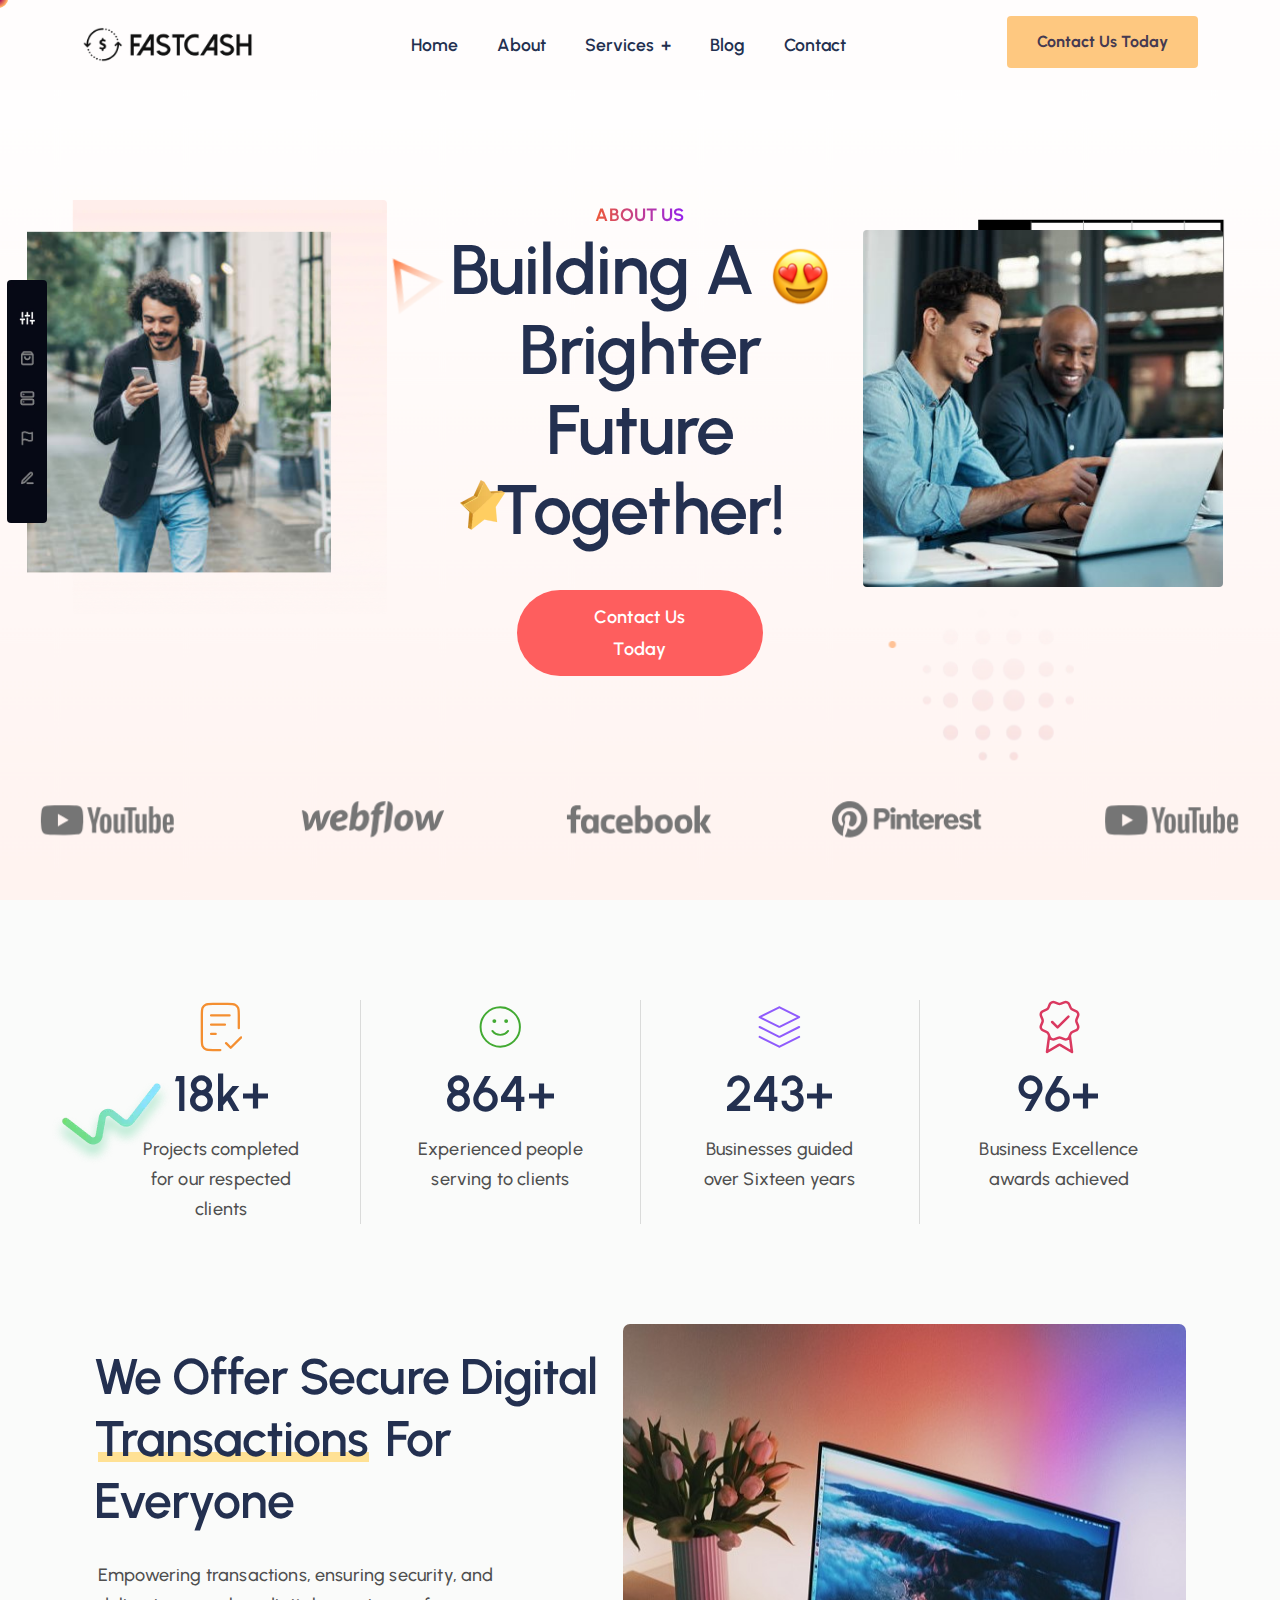
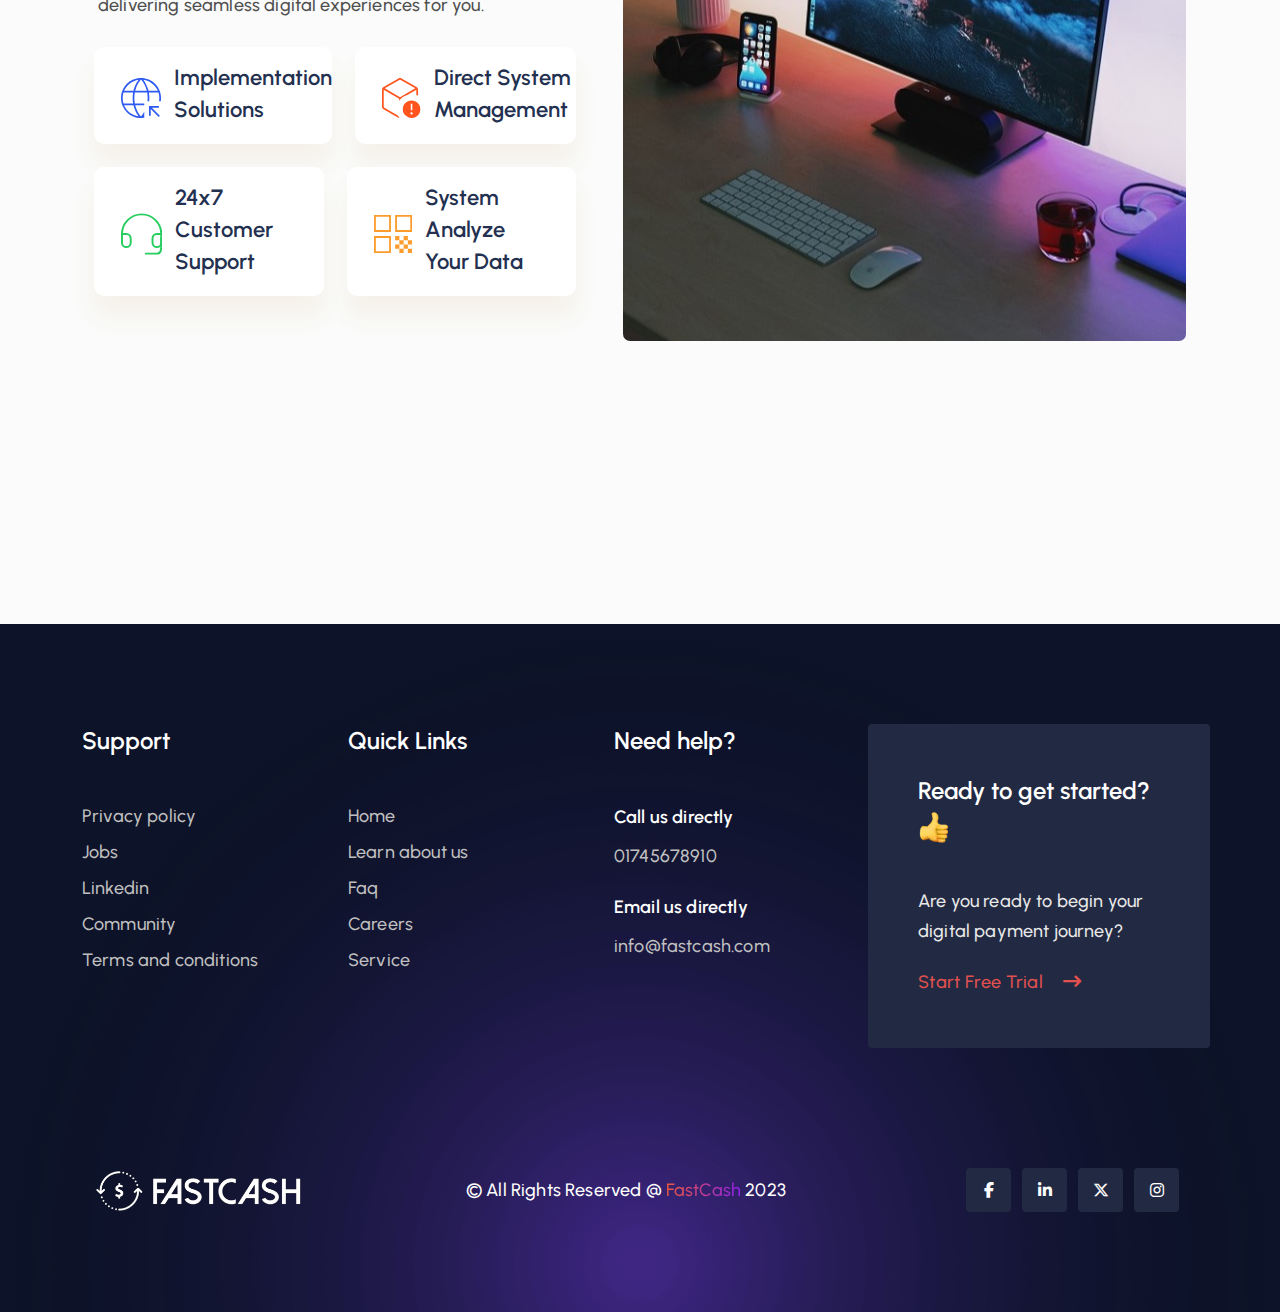
<file: about.html>
<!DOCTYPE html>
<html lang="en">
  <head>
    <meta charset="UTF-8" />
    <meta name="viewport" content="width=device-width, initial-scale=1.0" />
    <title>About - FASTCASH</title>
    <link rel="stylesheet" href="assets/about.css" />
    <!-- linking bootstrap css file  -->
    <link
      href="https://cdn.jsdelivr.net/npm/bootstrap@5.3.2/dist/css/bootstrap.min.css"
      rel="stylesheet"
    />
    <!-- linking fontawesome cdn  -->
    <link
      rel="stylesheet"
      href="https://cdnjs.cloudflare.com/ajax/libs/font-awesome/6.4.2/css/all.min.css"
    />
  </head>
  <body>
    <header class="container-fluid" style="padding: 1rem; z-index: 999">
      <div class="container d-flex align-items-center">
        <div class="row">
          <div class="col text-start logo">
            <div class="d-flex align-items-center" style="height: 100%">
              <a href="index.html"
                ><img src="assets/img/logo-black.png" alt="FastCash"
              /></a>
            </div>
          </div>
          <div class="col">
            <nav class="navbar navbar-expand-lg" id="nav-bar">
              <div class="container" style="padding: 0 0.75rem">
                <ul class="navbar-nav me-auto mb-2 mb-lg-0">
                  <li class="nav-item">
                    <a class="nav-link" href="index.html">Home</a>
                  </li>
                  <li class="nav-item">
                    <a class="nav-link" href="about.html">About</a>
                  </li>
                  <li class="nav-item dropdown nav-plus-main">
                    <a
                      class="nav-link d-flex align-items-center"
                      href="#"
                      role="button"
                      data-bs-toggle="dropdown"
                      aria-expanded="false"
                    >
                      Services
                      <span class="nav-plus">+</span>
                    </a>
                    <ul class="dropdown-menu">
                      <li>
                        <a
                          class="dropdown-item"
                          href="pricing.html"
                          style="color: #0d1328 !important"
                          >Pricing</a
                        >
                      </li>
                      <li></li>
                    </ul>
                  </li>
                  <li class="nav-item">
                    <a class="nav-link" href="blog.html">Blog</a>
                  </li>
                  <li class="nav-item">
                    <a class="nav-link" href="contact.html">Contact</a>
                  </li>
                </ul>
              </div>
            </nav>
          </div>
          <div class="col text-end">
            <a href="contact.html">
              <button class="main-btn"><b>Contact Us Today</b></button>
            </a>
          </div>
        </div>
      </div>
    </header>

    <!-- about banner  -->

    <section class="container-fluid about-banner">
      <div class="about-banner-main">
        <div class="row">
          <div class="col about-banner1">
            <img
              class="tools-list"
              src="assets/img/about-pics/tools-list.webp"
              alt="tools-list"
            />
            <img src="assets/img/about-pics/about-img-1.png" alt="image" />
          </div>
          <div
            class="col d-flex flex-column justify-content-center text-center align-items-center about-banner2"
          >
            <p class="x-highlight">ABOUT US</p>
            <h1>
              Building A
              <svg
                width="60"
                height="61"
                viewBox="0 0 60 61"
                fill="none"
                xmlns="http://www.w3.org/2000/svg"
                xmlns:xlink="http://www.w3.org/1999/xlink"
              >
                <path d="M0 60.2H60V0.2H0V60.2Z" fill="url(#pattern0)"></path>
                <defs>
                  <pattern
                    id="pattern0"
                    patternContentUnits="objectBoundingBox"
                    width="1"
                    height="1"
                  >
                    <use
                      xlink:href="#image0_4681_425"
                      transform="scale(0.015625)"
                    ></use>
                  </pattern>
                  <image
                    id="image0_4681_425"
                    width="64"
                    height="64"
                    xlink:href="[data-uri]"
                  ></image>
                </defs>
              </svg>
              Brighter Future Together!
            </h1>
            <div class="ab2-btn">
              <a href="contact.html">Contact Us Today</a>
            </div>
          </div>
          <div class="col text-end about-banner3">
            <img src="assets/img/about-pics/about-img-2.jpg" alt="image" />
          </div>
        </div>
      </div>
      <img class="ab-star" src="assets/img/about-pics/star.webp" alt="Star" />
    </section>

    <!-- part 2 -->

    <section class="container part-2">
      <div class="container text-center">
        <div class="row">
          <div class="col p2">
            <svg
              xmlns="http://www.w3.org/2000/svg"
              width="46"
              height="54"
              viewBox="0 0 46 54"
              fill="none"
            >
              <path
                d="M42 28.25V14C42 9.7996 42 7.6994 41.1825 6.09508C40.4635 4.68385 39.3162 3.5365 37.905 2.81745C36.3005 2 34.2005 2 30 2H14C9.7996 2 7.6994 2 6.09508 2.81745C4.68385 3.5365 3.5365 4.68385 2.81745 6.09508C2 7.6994 2 9.7996 2 14V40C2 44.2005 2 46.3005 2.81745 47.905C3.5365 49.3162 4.68385 50.4635 6.09508 51.1825C7.6994 52 9.7996 52 14 52H22M27 24.5H12M17 34.5H12M32 14.5H12M28.25 44.5L33.25 49.5L44.5 38.25"
                stroke="#F48F31"
                stroke-width="2.5"
                stroke-linecap="round"
                stroke-linejoin="round"
              ></path>
            </svg>
            <h1>18k+</h1>
            <p>Projects completed for our respected clients</p>
          </div>
          <div class="col p2">
            <svg
              xmlns="http://www.w3.org/2000/svg"
              width="54"
              height="54"
              viewBox="0 0 54 54"
              fill="none"
            >
              <path
                d="M17 32C17 32 20.75 37 27 37C33.25 37 37 32 37 32M34.5 19.5H34.525M19.5 19.5H19.525M52 27C52 40.807 40.807 52 27 52C13.1929 52 2 40.807 2 27C2 13.1929 13.1929 2 27 2C40.807 2 52 13.1929 52 27ZM35.75 19.5C35.75 20.1904 35.1903 20.75 34.5 20.75C33.8097 20.75 33.25 20.1904 33.25 19.5C33.25 18.8096 33.8097 18.25 34.5 18.25C35.1903 18.25 35.75 18.8096 35.75 19.5ZM20.75 19.5C20.75 20.1904 20.1904 20.75 19.5 20.75C18.8096 20.75 18.25 20.1904 18.25 19.5C18.25 18.8096 18.8096 18.25 19.5 18.25C20.1904 18.25 20.75 18.8096 20.75 19.5Z"
                stroke="#42AA32"
                stroke-width="2.5"
                stroke-linecap="round"
                stroke-linejoin="round"
              ></path>
            </svg>
            <h1>864+</h1>
            <p>Experienced people serving to clients</p>
          </div>
          <div class="col p2">
            <svg
              xmlns="http://www.w3.org/2000/svg"
              width="54"
              height="54"
              viewBox="0 0 54 54"
              fill="none"
            >
              <path
                d="M2 27.0001L26.2486 39.1244C26.5785 39.2894 26.7435 39.3718 26.9165 39.4043C27.0697 39.433 27.2271 39.433 27.3803 39.4043C27.5533 39.3718 27.7183 39.2894 28.0482 39.1244L52.2968 27.0001M2 39.5743L26.2486 51.6986C26.5785 51.8636 26.7435 51.9461 26.9165 51.9785C27.0697 52.0072 27.2271 52.0072 27.3803 51.9785C27.5533 51.9461 27.7183 51.8636 28.0482 51.6986L52.2968 39.5743M2 14.4258L26.2486 2.30145C26.5785 2.13651 26.7435 2.05402 26.9165 2.02158C27.0697 1.99281 27.2271 1.99281 27.3803 2.02158C27.5533 2.05402 27.7183 2.13651 28.0482 2.30145L52.2968 14.4258L28.0482 26.5502C27.7183 26.7152 27.5533 26.7976 27.3803 26.8301C27.2271 26.8588 27.0697 26.8588 26.9165 26.8301C26.7435 26.7976 26.5785 26.7152 26.2486 26.5502L2 14.4258Z"
                stroke="#8F5BFC"
                stroke-width="2.5"
                stroke-linecap="round"
                stroke-linejoin="round"
              ></path>
            </svg>
            <h1>243+</h1>
            <p>Businesses guided over Sixteen years</p>
          </div>
          <div class="col">
            <svg
              xmlns="http://www.w3.org/2000/svg"
              width="41"
              height="54"
              viewBox="0 0 41 54"
              fill="none"
            >
              <path
                d="M10.4217 35.6497L8.25 52L19.721 45.1175C20.0953 44.893 20.2823 44.7807 20.482 44.7367C20.6585 44.698 20.8415 44.698 21.018 44.7367C21.2178 44.7807 21.4048 44.893 21.779 45.1175L33.25 52L31.0798 35.6427M31.8148 7.62219C32.2008 8.55599 32.942 9.29824 33.875 9.68574L37.1473 11.0412C38.0813 11.428 38.823 12.17 39.21 13.1038C39.5968 14.0377 39.5968 15.087 39.21 16.0209L37.8555 19.2909C37.4685 20.2252 37.468 21.2755 37.8568 22.2092L39.2088 25.4782C39.4005 25.941 39.4993 26.4367 39.4993 26.9375C39.4995 27.438 39.4008 27.934 39.2093 28.3965C39.0178 28.859 38.7368 29.2795 38.3828 29.6335C38.0285 29.9875 37.6083 30.2682 37.1455 30.4597L33.8758 31.814C32.942 32.2002 32.1998 32.9412 31.8123 33.8745L30.4568 37.147C30.07 38.0807 29.328 38.8227 28.3943 39.2095C27.4603 39.5965 26.411 39.5965 25.4773 39.2095L22.2075 37.855C21.2735 37.4692 20.2248 37.47 19.2915 37.8572L16.0193 39.2107C15.0859 39.5967 14.0375 39.5965 13.1045 39.21C12.1714 38.8232 11.4299 38.0822 11.0428 37.1495L9.68698 33.876C9.30088 32.9422 8.55978 32.2 7.6266 31.8125L4.35438 30.457C3.42095 30.0705 2.67923 29.329 2.29228 28.3955C1.90532 27.4622 1.9048 26.4135 2.29083 25.4797L3.64525 22.2097C4.0311 21.2759 4.03032 20.227 3.64305 19.2936L2.29058 16.019C2.09883 15.5564 2.00008 15.0606 2 14.5599C1.99993 14.0592 2.0985 13.5634 2.2901 13.1008C2.4817 12.6382 2.7626 12.2179 3.1167 11.8639C3.4708 11.5099 3.89118 11.2291 4.3538 11.0377L7.62368 9.68322C8.55663 9.29744 9.2984 8.55724 9.6862 7.62509L11.0416 4.35277C11.4284 3.41889 12.1703 2.67694 13.1042 2.29012C14.038 1.90329 15.0873 1.90329 16.021 2.29012L19.291 3.64459C20.2248 4.03044 21.2738 4.02967 22.207 3.64239L25.4805 2.29222C26.4143 1.90559 27.4633 1.90569 28.397 2.29242C29.3305 2.67917 30.0725 3.42092 30.4593 4.35454L31.815 7.62787L31.8148 7.62219Z"
                stroke="#DA3960"
                stroke-width="2.5"
                stroke-linecap="round"
                stroke-linejoin="round"
              ></path>
              <mask
                id="mask0_4774_23"
                style="mask-type: luminance"
                maskUnits="userSpaceOnUse"
                x="8"
                y="9"
                width="26"
                height="26"
              >
                <path d="M34 9H8V35H34V9Z" fill="white"></path>
              </mask>
              <g mask="url(#mask0_4774_23)">
                <path
                  d="M29.6675 16.584L18.8341 27.4173L13.4175 22.0007"
                  stroke="#DA3960"
                  stroke-width="2.5"
                  stroke-linecap="round"
                  stroke-linejoin="round"
                ></path>
              </g>
            </svg>
            <h1>96+</h1>
            <p>Business Excellence awards achieved</p>
          </div>
        </div>
      </div>
    </section>

    <!-- about vector -->

    <div class="about-vector position-absolute">
      <img src="assets/img/about-pics/about-vector.webp" alt="Vector pic" />
    </div>

    <!-- part 3 -->

    <section class="container part-3">
      <div class="container">
        <div class="row">
          <div class="col d-flex flex-column align-self-center">
            <div class="p3-one">
              <h2>
                We Offer Secure Digital <br />
                <span>Transactions </span> For Everyone
              </h2>
              <p>
                Empowering transactions, ensuring security, and delivering
                seamless digital experiences for you.
              </p>
            </div>
            <div class="p3-two">
              <div class="d-flex">
                <div class="col d-flex align-items-center">
                  <svg
                    xmlns="http://www.w3.org/2000/svg"
                    width="40"
                    height="40"
                    viewBox="0 0 40 40"
                    fill="none"
                  >
                    <path
                      d="M17.6154 38.2351C16.453 36.7251 15.4288 35.0335 14.5427 33.1603C13.6567 31.2871 12.953 29.2935 12.4316 27.1795H3.05983C4.47009 30.3134 6.41169 32.8134 8.88461 34.6795C11.3575 36.5456 14.2678 37.7308 17.6154 38.2351ZM2.547 25.4701H12.1197C11.9516 24.4957 11.8347 23.5691 11.7692 22.6902C11.7037 21.8112 11.6709 20.9373 11.6709 20.0684C11.6709 19.2336 11.7016 18.3611 11.7628 17.4508C11.8241 16.5406 11.9387 15.5712 12.1068 14.5427H2.547C2.25926 15.4031 2.04772 16.2913 1.91239 17.2073C1.77706 18.1232 1.70939 19.0769 1.70939 20.0684C1.70939 21.0314 1.77706 21.9644 1.91239 22.8675C2.04772 23.7706 2.25926 24.6382 2.547 25.4701ZM3.05983 12.8333H12.4188C12.8917 10.7108 13.5969 8.67093 14.5342 6.71367C15.4715 4.75641 16.5171 3.10256 17.6709 1.75211C14.2664 2.37037 11.339 3.59332 8.88889 5.42095C6.43874 7.24858 4.49572 9.71937 3.05983 12.8333ZM14.1966 12.8333H25.8162C25.2322 10.5199 24.4836 8.48076 23.5705 6.71583C22.6574 4.95087 21.4672 3.24502 20 1.59828C18.5613 3.16809 17.3853 4.83476 16.4722 6.59828C15.5591 8.36183 14.8006 10.4402 14.1966 12.8333ZM27.594 12.8333H36.9402C35.5299 9.82763 33.5392 7.35185 30.9679 5.406C28.3967 3.46011 25.5356 2.24642 22.3846 1.76494C23.396 3.08691 24.3611 4.71939 25.2799 6.66239C26.1987 8.60542 26.9701 10.6624 27.594 12.8333ZM20 40C17.2308 40 14.6296 39.4851 12.1966 38.4552C9.76352 37.4252 7.63959 36.01 5.82478 34.2094C4.00996 32.4088 2.58546 30.2942 1.55128 27.8654C0.517093 25.4366 0 22.8376 0 20.0684C0 17.2706 0.517093 14.6531 1.55128 12.2158C2.58546 9.7785 4.00996 7.65954 5.82478 5.85894C7.63959 4.05839 9.76352 2.63176 12.1966 1.57905C14.6296 0.52635 17.2308 0 20 0C22.7692 0 25.3704 0.52635 27.8034 1.57905C30.2365 2.63176 32.3604 4.05839 34.1752 5.85894C35.99 7.65954 37.4145 9.7785 38.4487 12.2158C39.4829 14.6531 40 17.2706 40 20.0684C40 20.5841 39.9815 21.114 39.9444 21.6581C39.9074 22.2023 39.8476 22.7322 39.7649 23.2479H37.9872C38.0784 22.7322 38.1517 22.2158 38.2073 21.6987C38.2628 21.1816 38.2906 20.6382 38.2906 20.0684C38.2906 19.0769 38.2229 18.1232 38.0876 17.2073C37.9523 16.2913 37.7407 15.4031 37.453 14.5427H27.8803C28.0484 15.6254 28.1674 16.6061 28.2372 17.4851C28.307 18.364 28.3419 19.2251 28.3419 20.0684C28.3419 20.5299 28.3326 21.0007 28.3141 21.4808C28.2956 21.9608 28.2635 22.5499 28.2179 23.2479H26.453C26.5271 22.641 26.5755 22.0883 26.5983 21.5897C26.6211 21.0912 26.6325 20.5841 26.6325 20.0684C26.6325 19.1766 26.5997 18.3056 26.5342 17.4551C26.4686 16.6047 26.3476 15.6339 26.1709 14.5427H13.8419C13.6653 15.6339 13.5442 16.6047 13.4786 17.4551C13.4131 18.3056 13.3803 19.1766 13.3803 20.0684C13.3803 20.9231 13.4131 21.7643 13.4786 22.5919C13.5442 23.4195 13.6653 24.3789 13.8419 25.4701H23.2479V27.1795H14.1966C14.9088 29.7864 15.7222 31.9758 16.6368 33.7479C17.5513 35.52 18.6724 37.0627 20 38.3761C20.6353 37.7037 21.2201 36.9815 21.7543 36.2094C22.2885 35.4373 22.7863 34.6282 23.2479 33.7821V39.7522C22.7037 39.8348 22.1645 39.8967 21.6303 39.9381C21.0961 39.9794 20.5527 40 20 40ZM37.6667 38.9017L29.7436 30.9787V37.8547H28.0342V28.0342H37.8547V29.7436H30.9231L38.8462 37.6667L37.6667 38.9017Z"
                      fill="#2F5AF1"
                    ></path>
                  </svg>
                  <h6>
                    Implementation <br />
                    Solutions
                  </h6>
                </div>
                <div class="col d-flex align-items-center">
                  <svg
                    xmlns="http://www.w3.org/2000/svg"
                    width="39"
                    height="40"
                    viewBox="0 0 39 40"
                    fill="none"
                  >
                    <path
                      d="M16.468 0.40738C16.9772 0.135794 17.5004 0 18.0374 0C18.5744 0 19.0913 0.135794 19.5882 0.40738L34.4961 9.02708C35.0025 9.31466 35.3891 9.70441 35.6559 10.1963C35.9228 10.6883 36.0563 11.2028 36.0563 11.74V17.6815C35.7702 17.5312 35.4867 17.3966 35.2057 17.2779C34.9248 17.1591 34.6305 17.0437 34.3228 16.9317V11.6967L25.7984 16.6414C23.9869 17.1094 22.3408 17.8866 20.8602 18.9729C19.3795 20.0592 18.1466 21.3521 17.1614 22.8516V20.6284L1.73346 11.7097V28.598C1.73346 28.8292 1.79124 29.0458 1.90681 29.2481C2.02238 29.4503 2.19573 29.6236 2.42687 29.7681L15.8396 37.5211C16.0708 37.9631 16.3315 38.377 16.6219 38.7627C16.9122 39.1484 17.2177 39.516 17.5384 39.8656C17.3478 39.9667 17.1455 40.0108 16.9317 39.9978C16.7179 39.9848 16.52 39.919 16.338 39.8006L1.56011 31.2676C1.05378 30.98 0.667191 30.5903 0.400337 30.0984C0.133446 29.6064 0 29.0919 0 28.5547V11.74C0 11.2028 0.133446 10.6883 0.400337 10.1963C0.667191 9.70441 1.05378 9.31466 1.56011 9.02708L16.468 0.40738ZM17.3347 1.90687L2.76923 10.3229L18.0281 19.1853L33.274 10.3229L18.7215 1.90687C18.4904 1.7913 18.2593 1.73352 18.0281 1.73352C17.797 1.73352 17.5659 1.7913 17.3347 1.90687ZM29.5528 39.909C27.1452 39.909 25.0848 39.0636 23.3716 37.3729C21.6583 35.6822 20.8017 33.6064 20.8017 31.1454C20.8017 28.728 21.6593 26.6663 23.3745 24.9601C25.0897 23.2539 27.1511 22.4009 29.5586 22.4009C31.9662 22.4009 34.0266 23.2514 35.7399 24.9526C37.4532 26.6538 38.3098 28.7256 38.3098 31.1679C38.3098 33.6227 37.4522 35.6932 35.737 37.3795C34.0218 39.0658 31.9604 39.909 29.5528 39.909ZM29.5492 36.4507C29.8627 36.4507 30.127 36.3524 30.3423 36.156C30.5575 35.9595 30.6652 35.7024 30.6652 35.3846C30.6652 35.0668 30.5557 34.8024 30.3367 34.5915C30.1177 34.3806 29.8646 34.2751 29.5774 34.2751C29.2452 34.2751 28.9736 34.3806 28.7626 34.5915C28.5517 34.8024 28.4463 35.0668 28.4463 35.3846C28.4463 35.7024 28.5517 35.9595 28.7626 36.156C28.9736 36.3524 29.2358 36.4507 29.5492 36.4507ZM28.7584 32.182H30.3402V25.8592H28.7584V32.182Z"
                      fill="#FF541E"
                    ></path>
                  </svg>
                  <h6>
                    Direct System <br />
                    Management
                  </h6>
                </div>
              </div>
              <div class="d-flex">
                <div class="col d-flex align-items-center">
                  <svg
                    xmlns="http://www.w3.org/2000/svg"
                    width="42"
                    height="42"
                    viewBox="0 0 42 42"
                    fill="none"
                  >
                    <path
                      d="M41 21H36.5556C34.101 21 32.1111 22.9898 32.1111 25.4444V29.8889C32.1111 32.3435 34.101 34.3333 36.5556 34.3333C39.0102 34.3333 41 32.3435 41 29.8889V21ZM41 21C41 9.95431 32.0457 1 21 1C9.95431 1 1 9.95431 1 21M1 21V29.8889C1 32.3435 2.98985 34.3333 5.44444 34.3333C7.89904 34.3333 9.88889 32.3435 9.88889 29.8889V25.4444C9.88889 22.9898 7.89904 21 5.44444 21H1Z"
                      stroke="#26CD5F"
                      stroke-width="2"
                      stroke-linecap="square"
                    ></path>
                    <path
                      d="M41 25.4453V34.3342C41 38.7786 39.5185 41.0009 36.5556 41.0009C33.5926 41.0009 29.8889 41.0009 25.4445 41.0009"
                      stroke="#26CD5F"
                      stroke-width="2"
                      stroke-linecap="square"
                    ></path>
                  </svg>
                  <h6>
                    24x7 Customer <br />
                    Support
                  </h6>
                </div>
                <div class="col d-flex align-items-center">
                  <svg
                    xmlns="http://www.w3.org/2000/svg"
                    width="40"
                    height="40"
                    viewBox="0 0 40 40"
                    fill="none"
                  >
                    <path
                      d="M0 17.7884V0H17.7884V17.7884H0ZM1.92306 15.8654H15.8654V1.92306H1.92306V15.8654ZM0 40V22.2116H17.7884V40H0ZM1.92306 38.0769H15.8654V24.1346H1.92306V38.0769ZM22.2116 17.7884V0H40V17.7884H22.2116ZM24.1346 15.8654H38.0769V1.92306H24.1346V15.8654ZM35.5481 40V35.5481H40V40H35.5481ZM22.2116 26.6779V22.2116H26.6634V26.6779H22.2116ZM26.6634 31.0818V26.6779H31.1298V31.0818H26.6634ZM22.2116 35.5481V31.0818H26.6634V35.5481H22.2116ZM26.6634 40V35.5481H31.1298V40H26.6634ZM31.1298 35.5481V31.0818H35.5481V35.5481H31.1298ZM31.1298 26.6779V22.2116H35.5481V26.6779H31.1298ZM35.5481 31.0818V26.6779H40V31.0818H35.5481Z"
                      fill="#FB9C2C"
                    ></path>
                  </svg>
                  <h6>
                    System Analyze <br />
                    Your Data
                  </h6>
                </div>
              </div>
            </div>
          </div>
          <div class="col p3-img">
            <img src="assets/img/about-pics/about-img-3.jpg" alt="Image" />
          </div>
        </div>
      </div>
    </section>

    <!-- footer  -->

    <footer class="footer">
      <div class="container footer-1">
        <div class="row">
          <div class="col">
            <h4>Support</h4>
            <ul>
              <li><a href="#">Privacy policy</a></li>
              <li><a href="#">Jobs</a></li>
              <li><a href="#">Linkedin</a></li>
              <li><a href="#">Community</a></li>
              <li><a href="#">Terms and conditions</a></li>
            </ul>
          </div>
          <div class="col">
            <h4>Quick Links</h4>
            <ul>
              <li><a href="index.html">Home</a></li>
              <li><a href="about.html">Learn about us</a></li>
              <li><a href="#">Faq</a></li>
              <li><a href="#">Careers</a></li>
              <li><a href="pricing.html">Service</a></li>
            </ul>
          </div>
          <div class="col">
            <h4>Need help?</h4>
            <h6>Call us directly</h6>
            <a href="#">01745678910</a>
            <h6 style="margin-top: 20px">Email us directly</h6>
            <a href="#">info@fastcash.com</a>
          </div>
          <div class="col footer-c4">
            <h4>
              Ready to get started?
              <img src="assets/img/like.webp" alt="Thums Up" />
            </h4>
            <p>Are you ready to begin your digital payment journey?</p>
            <div class="footer-btn d-flex align-items-center position-relative">
              <a href="contact.html">Start Free Trial</a>
              <i class="fa-solid fa-arrow-right-long"></i>
            </div>
          </div>
        </div>
      </div>
      <div class="container footer-2">
        <div class="container">
          <div class="row">
            <div class="col logo">
              <img src="assets/img/logo.png" alt="FastCash" />
            </div>
            <div class="col text-center d-flex align-items-center">
              <p>
                © All Rights Reserved @
                <span class="x-highlight">FastCash</span> 2023
              </p>
            </div>
            <div class="col text-end">
              <a href="#"><i class="fa-brands fa-facebook-f"></i></a>
              <a href="#"><i class="fa-brands fa-linkedin-in"></i></a>
              <a href="#"><i class="fa-brands fa-x-twitter"></i></a>
              <a href="#"><i class="fa-brands fa-instagram"></i></a>
            </div>
          </div>
        </div>
      </div>
    </footer>

    <!-- mouse animation -->

    <div class="circle"></div>
    <div class="circle"></div>
    <div class="circle"></div>
    <div class="circle"></div>
    <div class="circle"></div>
    <div class="circle"></div>
    <div class="circle"></div>
    <div class="circle"></div>
    <div class="circle"></div>
    <div class="circle"></div>
    <div class="circle"></div>
    <div class="circle"></div>
    <div class="circle"></div>
    <div class="circle"></div>
    <div class="circle"></div>
    <div class="circle"></div>
    <div class="circle"></div>
    <div class="circle"></div>
    <div class="circle"></div>
    <div class="circle"></div>

    <script>
      const coords = { x: 0, y: 0 };
      const circles = document.querySelectorAll(".circle");

      const colors = [
        "#ffb56b",
        "#fdaf69",
        "#f89d63",
        "#f59761",
        "#ef865e",
        "#ec805d",
        "#e36e5c",
        "#df685c",
        "#d5585c",
        "#d1525c",
        "#c5415d",
        "#c03b5d",
        "#b22c5e",
        "#ac265e",
        "#9c155f",
        "#950f5f",
        "#830060",
        "#7c0060",
        "#680060",
        "#60005f",
        "#48005f",
        "#3d005e",
      ];

      circles.forEach(function (circle, index) {
        circle.x = 0;
        circle.y = 0;
        circle.style.backgroundColor = colors[index % colors.length];
      });

      window.addEventListener("mousemove", function (e) {
        coords.x = e.clientX;
        coords.y = e.clientY;
      });

      function animateCircles() {
        let x = coords.x;
        let y = coords.y;

        circles.forEach(function (circle, index) {
          circle.style.left = x - 12 + "px";
          circle.style.top = y - 12 + "px";

          circle.style.scale = (circles.length - index) / circles.length;

          circle.x = x;
          circle.y = y;

          const nextCircle = circles[index + 1] || circles[0];
          x += (nextCircle.x - x) * 0.3;
          y += (nextCircle.y - y) * 0.3;
        });

        requestAnimationFrame(animateCircles);
      }

      animateCircles();
    </script>

    <script src="https://cdn.jsdelivr.net/npm/bootstrap@5.3.2/dist/js/bootstrap.bundle.min.js"></script>
  </body>
</html>
</file>
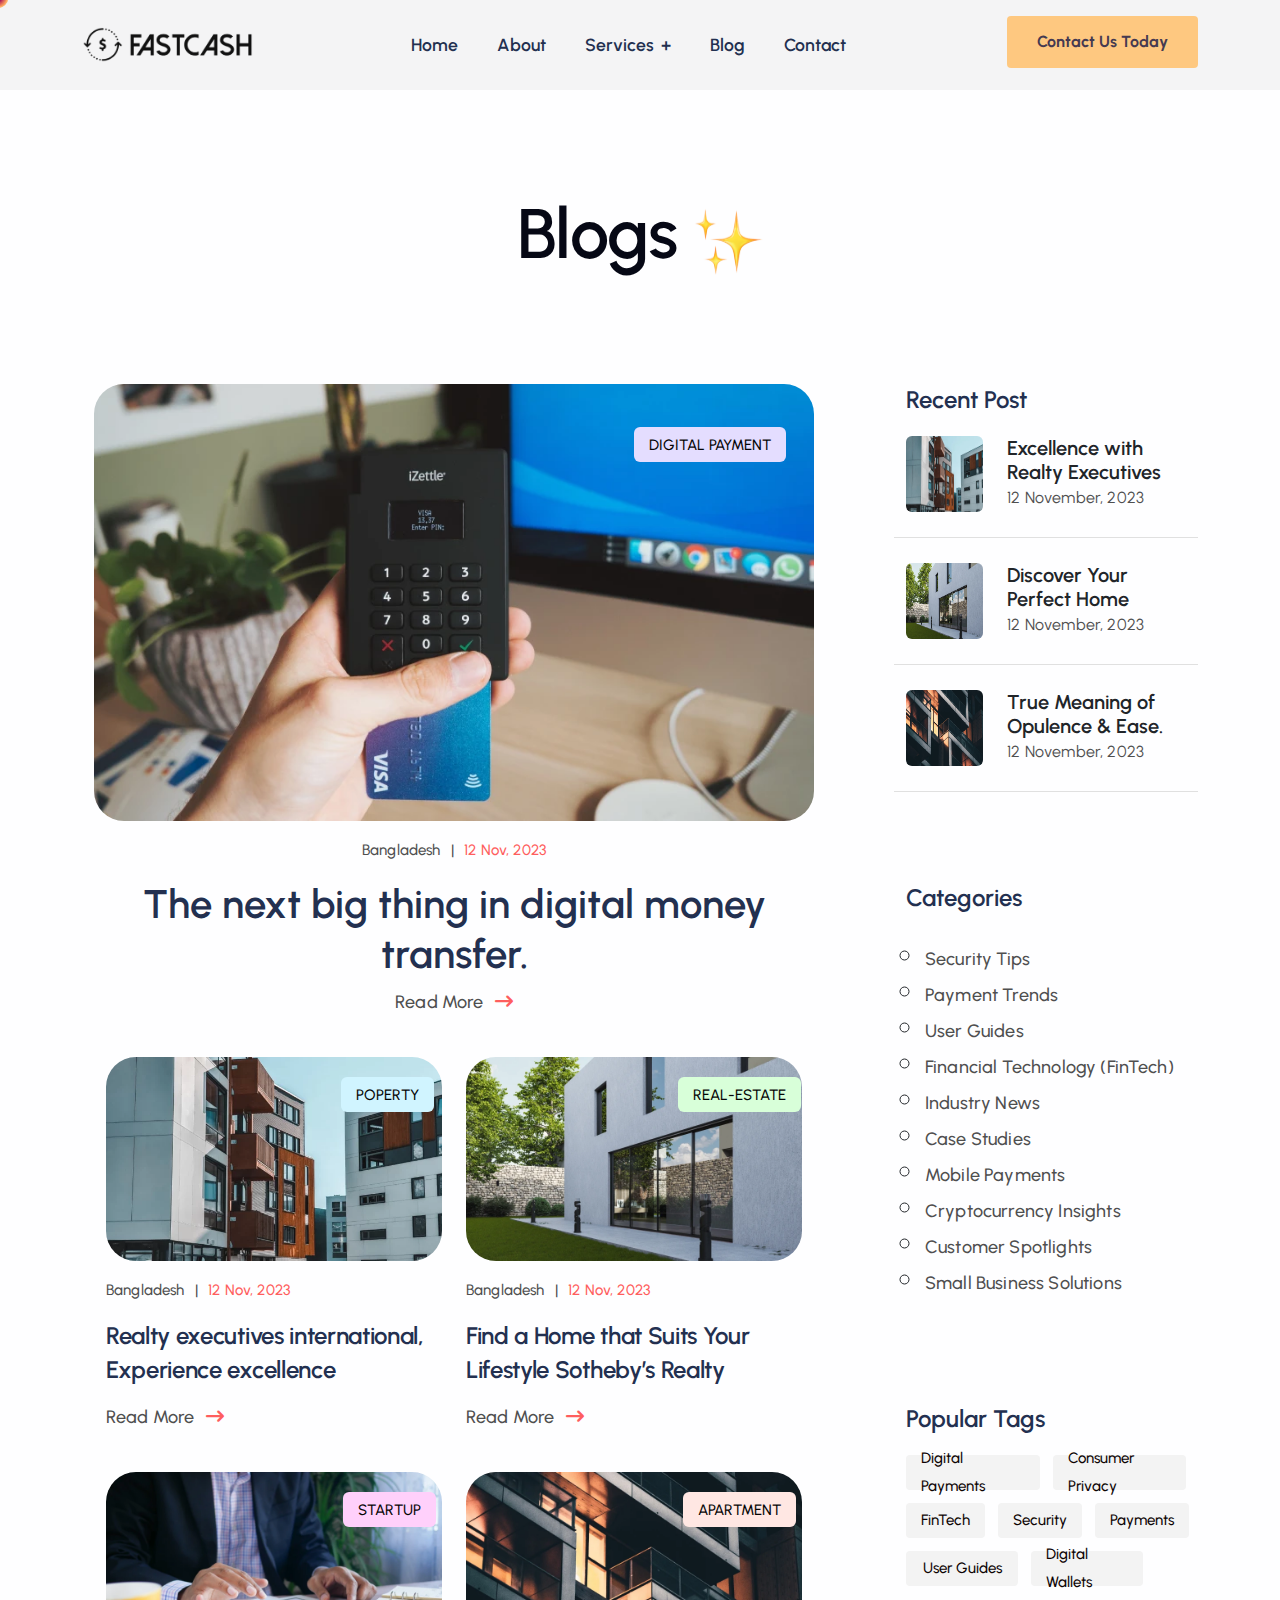
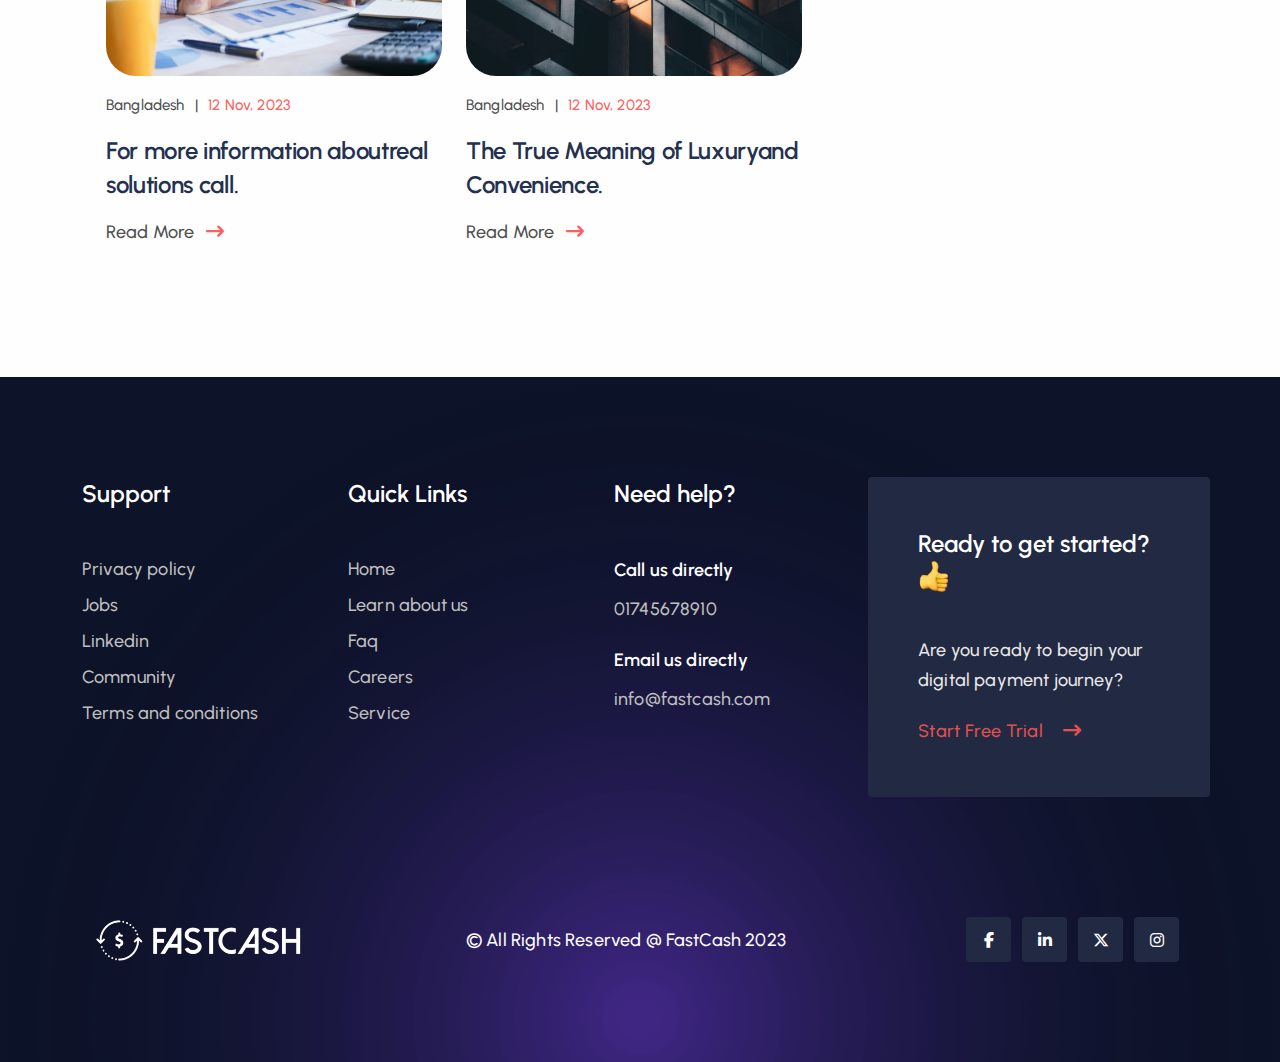
<file: blog.html>
DOCTYPE html>
<html lang="en">
  <head>
    <meta charset="UTF-8" />
    <meta name="viewport" content="width=device-width, initial-scale=1.0" />
    <title>Blog - FASTCASH</title>
    <link rel="stylesheet" href="assets/blog.css" />
    <!-- linking bootstrap css file  -->
    <link
      href="https://cdn.jsdelivr.net/npm/bootstrap@5.3.2/dist/css/bootstrap.min.css"
      rel="stylesheet"
    />
    <!-- linking fontawesome cdn  -->
    <link
      rel="stylesheet"
      href="https://cdnjs.cloudflare.com/ajax/libs/font-awesome/6.4.2/css/all.min.css"
    />
  </head>
  <body>
    <header class="container-fluid" style="padding: 1rem; z-index: 999">
      <div class="container d-flex align-items-center">
        <div class="row">
          <div class="col text-start logo">
            <div class="d-flex align-items-center" style="height: 100%">
              <a href="index.html"
                ><img src="assets/img/logo-black.png" alt="FastCash"
              /></a>
            </div>
          </div>
          <div class="col">
            <nav class="navbar navbar-expand-lg" id="nav-bar">
              <div class="container" style="padding: 0 0.75rem">
                <ul class="navbar-nav me-auto mb-2 mb-lg-0">
                  <li class="nav-item">
                    <a class="nav-link" href="index.html">Home</a>
                  </li>
                  <li class="nav-item">
                    <a class="nav-link" href="about.html">About</a>
                  </li>
                  <li class="nav-item dropdown nav-plus-main">
                    <a
                      class="nav-link d-flex align-items-center"
                      href="#"
                      role="button"
                      data-bs-toggle="dropdown"
                      aria-expanded="false"
                    >
                      Services
                      <span class="nav-plus">+</span>
                    </a>
                    <ul class="dropdown-menu">
                      <li>
                        <a
                          class="dropdown-item"
                          href="pricing.html"
                          style="color: #0d1328 !important"
                          >Pricing</a
                        >
                      </li>
                      <li></li>
                    </ul>
                  </li>
                  <li class="nav-item">
                    <a class="nav-link" href="blog.html">Blog</a>
                  </li>
                  <li class="nav-item">
                    <a class="nav-link" href="contact.html">Contact</a>
                  </li>
                </ul>
              </div>
            </nav>
          </div>
          <div class="col text-end">
            <a href="contact.html">
              <button class="main-btn"><b>Contact Us Today</b></button>
            </a>
          </div>
        </div>
      </div>
    </header>

    <!-- blog banner -->

    <section class="container blog-banner">
      <div class="cf-head text-center">
        <h1>
          Blogs
          <span
            ><svg
              width="70"
              height="71"
              viewBox="0 0 70 71"
              fill="none"
              xmlns="http://www.w3.org/2000/svg"
              xmlns:xlink="http://www.w3.org/1999/xlink"
            >
              <path
                d="M0 70.9H70V0.899999H0V70.9Z"
                fill="url(#pattern0)"
              ></path>
              <defs>
                <pattern
                  id="pattern0"
                  patternContentUnits="objectBoundingBox"
                  width="1"
                  height="1"
                >
                  <use
                    xlink:href="#image0_5468_38"
                    transform="scale(0.00625)"
                  ></use>
                </pattern>
                <image
                  id="image0_5468_38"
                  width="160"
                  height="160"
                  xlink:href="[data-uri]"
                ></image>
              </defs>
            </svg>
          </span>
        </h1>
      </div>
    </section>

    <section class="container">
      <div class="container text-center">
        <div class="row">
          <div class="col-8">
            <div class="blog-view-main">
              <div class="blog-view position-relative">
                <span>DIGITAL PAYMENT</span>
                <img src="assets/img/blog/blog-1.webp" alt="Image" />
              </div>
              <p class="blog-view-p">
                Bangladesh <span style="margin: 0 6px"> | </span
                ><span style="color: #fe5e5e"> 12 Nov, 2023</span>
              </p>
              <h4>The next big thing in digital money transfer.</h4>
              <div class="read-more-main position-relative">
                <p>
                  Read More
                  <span><i class="fa-solid fa-arrow-right-long"></i></span>
                </p>
              </div>
            </div>
            <div class="more-blogs">
              <div class="container">
                <div class="row row-cols-2">
                  <div class="col">
                    <div class="blog-view-main">
                      <div class="blog-view position-relative">
                        <span class="poperty">POPERTY</span>
                        <img src="assets/img/blog/blog-2.webp" alt="Image" />
                      </div>
                      <div class="text-start">
                        <p class="blog-view-p">
                          Bangladesh <span style="margin: 0 6px"> | </span
                          ><span style="color: #fe5e5e"> 12 Nov, 2023</span>
                        </p>
                        <h4 class="text-start">
                          Realty executives international, Experience excellence
                        </h4>
                        <div class="read-more-main position-relative">
                          <p>
                            Read More
                            <span
                              ><i class="fa-solid fa-arrow-right-long"></i
                            ></span>
                          </p>
                        </div>
                      </div>
                    </div>
                  </div>
                  <div class="col">
                    <div class="blog-view-main">
                      <div class="blog-view position-relative">
                        <span class="real-estate">REAL-ESTATE</span>
                        <img src="assets/img/blog/blog-3.webp" alt="Image" />
                      </div>
                      <div class="text-start">
                        <p class="blog-view-p">
                          Bangladesh <span style="margin: 0 6px"> | </span
                          ><span style="color: #fe5e5e"> 12 Nov, 2023</span>
                        </p>
                        <h4 class="text-start">
                          Find a Home that Suits Your Lifestyle Sotheby’s Realty
                        </h4>
                        <div class="read-more-main position-relative">
                          <p>
                            Read More
                            <span
                              ><i class="fa-solid fa-arrow-right-long"></i
                            ></span>
                          </p>
                        </div>
                      </div>
                    </div>
                  </div>
                  <div class="col">
                    <div class="blog-view-main">
                      <div class="blog-view position-relative">
                        <span class="startup">STARTUP</span>
                        <img src="assets/img/blog/blog-4.webp" alt="Image" />
                      </div>
                      <div class="text-start">
                        <p class="blog-view-p">
                          Bangladesh <span style="margin: 0 6px"> | </span
                          ><span style="color: #fe5e5e"> 12 Nov, 2023</span>
                        </p>
                        <h4 class="text-start">
                          For more information aboutreal solutions call.
                        </h4>
                        <div class="read-more-main position-relative">
                          <p>
                            Read More
                            <span
                              ><i class="fa-solid fa-arrow-right-long"></i
                            ></span>
                          </p>
                        </div>
                      </div>
                    </div>
                  </div>
                  <div class="col">
                    <div class="blog-view-main">
                      <div class="blog-view position-relative">
                        <span class="apartment">APARTMENT</span>
                        <img src="assets/img/blog/blog-5.webp" alt="Image" />
                      </div>
                      <div class="text-start">
                        <p class="blog-view-p">
                          Bangladesh <span style="margin: 0 6px"> | </span
                          ><span style="color: #fe5e5e"> 12 Nov, 2023</span>
                        </p>
                        <h4 class="text-start">
                          The True Meaning of Luxuryand Convenience.
                        </h4>
                        <div class="read-more-main position-relative">
                          <p>
                            Read More
                            <span
                              ><i class="fa-solid fa-arrow-right-long"></i
                            ></span>
                          </p>
                        </div>
                      </div>
                    </div>
                  </div>
                </div>
              </div>
            </div>
          </div>
          <div class="col-4 blog-side text-start">
            <div class="recent-post">
              <h6>Recent Post</h6>
              <ul style="padding-left: 0">
                <li>
                  <div class="row">
                    <div class="col-4">
                      <img src="assets/img/blog/blog-2.webp" alt="Image" />
                    </div>
                    <div class="col-8">
                      <h4>Excellence with Realty Executives</h4>
                      <p>12 November, 2023</p>
                    </div>
                  </div>
                </li>
                <li>
                  <div class="row">
                    <div class="col-4">
                      <img src="assets/img/blog/blog-3.webp" alt="Image" />
                    </div>
                    <div class="col-8">
                      <h4>Discover Your Perfect Home</h4>
                      <p>12 November, 2023</p>
                    </div>
                  </div>
                </li>
                <li>
                  <div class="row">
                    <div class="col-4">
                      <img src="assets/img/blog/blog-5.webp" alt="Image" />
                    </div>
                    <div class="col-8">
                      <h4>True Meaning of Opulence & Ease.</h4>
                      <p>12 November, 2023</p>
                    </div>
                  </div>
                </li>
              </ul>
            </div>
            <div class="categories">
              <div class="recent-post" style="margin-top: 90px">
                <h6>Categories</h6>
              </div>
              <ul>
                <li><a href="#">Security Tips</a></li>
                <li><a href="#">Payment Trends</a></li>
                <li><a href="#">User Guides</a></li>
                <li><a href="#">Financial Technology (FinTech)</a></li>
                <li><a href="#">Industry News</a></li>
                <li><a href="#">Case Studies</a></li>
                <li><a href="#">Mobile Payments</a></li>
                <li><a href="#">Cryptocurrency Insights</a></li>
                <li><a href="#">Customer Spotlights</a></li>
                <li><a href="#">Small Business Solutions</a></li>
              </ul>
            </div>
            <div class="popular-tags">
              <div class="recent-post" style="margin-top: 90px">
                <h6>Popular Tags</h6>
              </div>
              <div class="pt-tags">
                <div class="pt-one pt-main">
                  <div class="ptc pt-child">Digital Payments <!-- Transactions --></div>
                  <div class="ptc pt-child"><span>Consumer Privacy <!-- Innovation --> </span></div>
                </div>
                <div class="pt-two pt-main">
                  <div class="ptc pt-child">FinTech <!-- FinTech --> </div>
                  <div class="ptc pt-child">Security <!-- Security --> </div>
                  <div class="ptc pt-child">Payments <!-- Solutions --> </div>
                </div>
                <div class="pt-three pt-main">
                  <div class="ptc pt-child2" style="width: 40%">User Guides <!-- Trends --> </div>
                  <div class="ptc pt-child2" style="width: 40%">Digital Wallets <!-- Insights --> </div>
                </div>
              </div>
            </div>
          </div>
        </div>
      </div>
    </section>

    <!-- mouse animation -->

    <div class="circle"></div>
    <div class="circle"></div>
    <div class="circle"></div>
    <div class="circle"></div>
    <div class="circle"></div>
    <div class="circle"></div>
    <div class="circle"></div>
    <div class="circle"></div>
    <div class="circle"></div>
    <div class="circle"></div>
    <div class="circle"></div>
    <div class="circle"></div>
    <div class="circle"></div>
    <div class="circle"></div>
    <div class="circle"></div>
    <div class="circle"></div>
    <div class="circle"></div>
    <div class="circle"></div>
    <div class="circle"></div>
    <div class="circle"></div>

    <!-- footer  -->

    <footer class="footer">
      <div class="container footer-1">
        <div class="row">
          <div class="col">
            <h4>Support</h4>
            <ul>
              <li><a href="#">Privacy policy</a></li>
              <li><a href="#">Jobs</a></li>
              <li><a href="#">Linkedin</a></li>
              <li><a href="#">Community</a></li>
              <li><a href="#">Terms and conditions</a></li>
            </ul>
          </div>
          <div class="col">
            <h4>Quick Links</h4>
            <ul>
              <li><a href="index.html">Home</a></li>
              <li><a href="about.html">Learn about us</a></li>
              <li><a href="#">Faq</a></li>
              <li><a href="#">Careers</a></li>
              <li><a href="pricing.html">Service</a></li>
            </ul>
          </div>
          <div class="col">
            <h4>Need help?</h4>
            <h6>Call us directly</h6>
            <a href="#">01745678910</a>
            <h6 style="margin-top: 20px">Email us directly</h6>
            <a href="#">info@fastcash.com</a>
          </div>
          <div class="col footer-c4">
            <h4>
              Ready to get started?
              <img src="assets/img/like.webp" alt="Thums Up" />
            </h4>
            <p>Are you ready to begin your digital payment journey?</p>
            <div class="footer-btn d-flex align-items-center position-relative">
              <a href="contact.html">Start Free Trial</a>
              <i class="fa-solid fa-arrow-right-long"></i>
            </div>
          </div>
        </div>
      </div>
      <div class="container footer-2">
        <div class="container">
          <div class="row">
            <div class="col logo">
              <img src="assets/img/logo.png" alt="FastCash" />
            </div>
            <div class="col text-center d-flex align-items-center">
              <p>
                © All Rights Reserved @
                <span class="x-highlight">FastCash</span> 2023
              </p>
            </div>
            <div class="col text-end">
              <a href="#"><i class="fa-brands fa-facebook-f"></i></a>
              <a href="#"><i class="fa-brands fa-linkedin-in"></i></a>
              <a href="#"><i class="fa-brands fa-x-twitter"></i></a>
              <a href="#"><i class="fa-brands fa-instagram"></i></a>
            </div>
          </div>
        </div>
      </div>
    </footer>

    <script>
      const coords = { x: 0, y: 0 };
      const circles = document.querySelectorAll(".circle");

      const colors = [
        "#ffb56b",
        "#fdaf69",
        "#f89d63",
        "#f59761",
        "#ef865e",
        "#ec805d",
        "#e36e5c",
        "#df685c",
        "#d5585c",
        "#d1525c",
        "#c5415d",
        "#c03b5d",
        "#b22c5e",
        "#ac265e",
        "#9c155f",
        "#950f5f",
        "#830060",
        "#7c0060",
        "#680060",
        "#60005f",
        "#48005f",
        "#3d005e",
      ];

      circles.forEach(function (circle, index) {
        circle.x = 0;
        circle.y = 0;
        circle.style.backgroundColor = colors[index % colors.length];
      });

      window.addEventListener("mousemove", function (e) {
        coords.x = e.clientX;
        coords.y = e.clientY;
      });

      function animateCircles() {
        let x = coords.x;
        let y = coords.y;

        circles.forEach(function (circle, index) {
          circle.style.left = x - 12 + "px";
          circle.style.top = y - 12 + "px";

          circle.style.scale = (circles.length - index) / circles.length;

          circle.x = x;
          circle.y = y;

          const nextCircle = circles[index + 1] || circles[0];
          x += (nextCircle.x - x) * 0.3;
          y += (nextCircle.y - y) * 0.3;
        });

        requestAnimationFrame(animateCircles);
      }

      animateCircles();
    </script>
    <script src="https://cdn.jsdelivr.net/npm/bootstrap@5.3.2/dist/js/bootstrap.bundle.min.js"></script>
  </body>
</html>
</file>
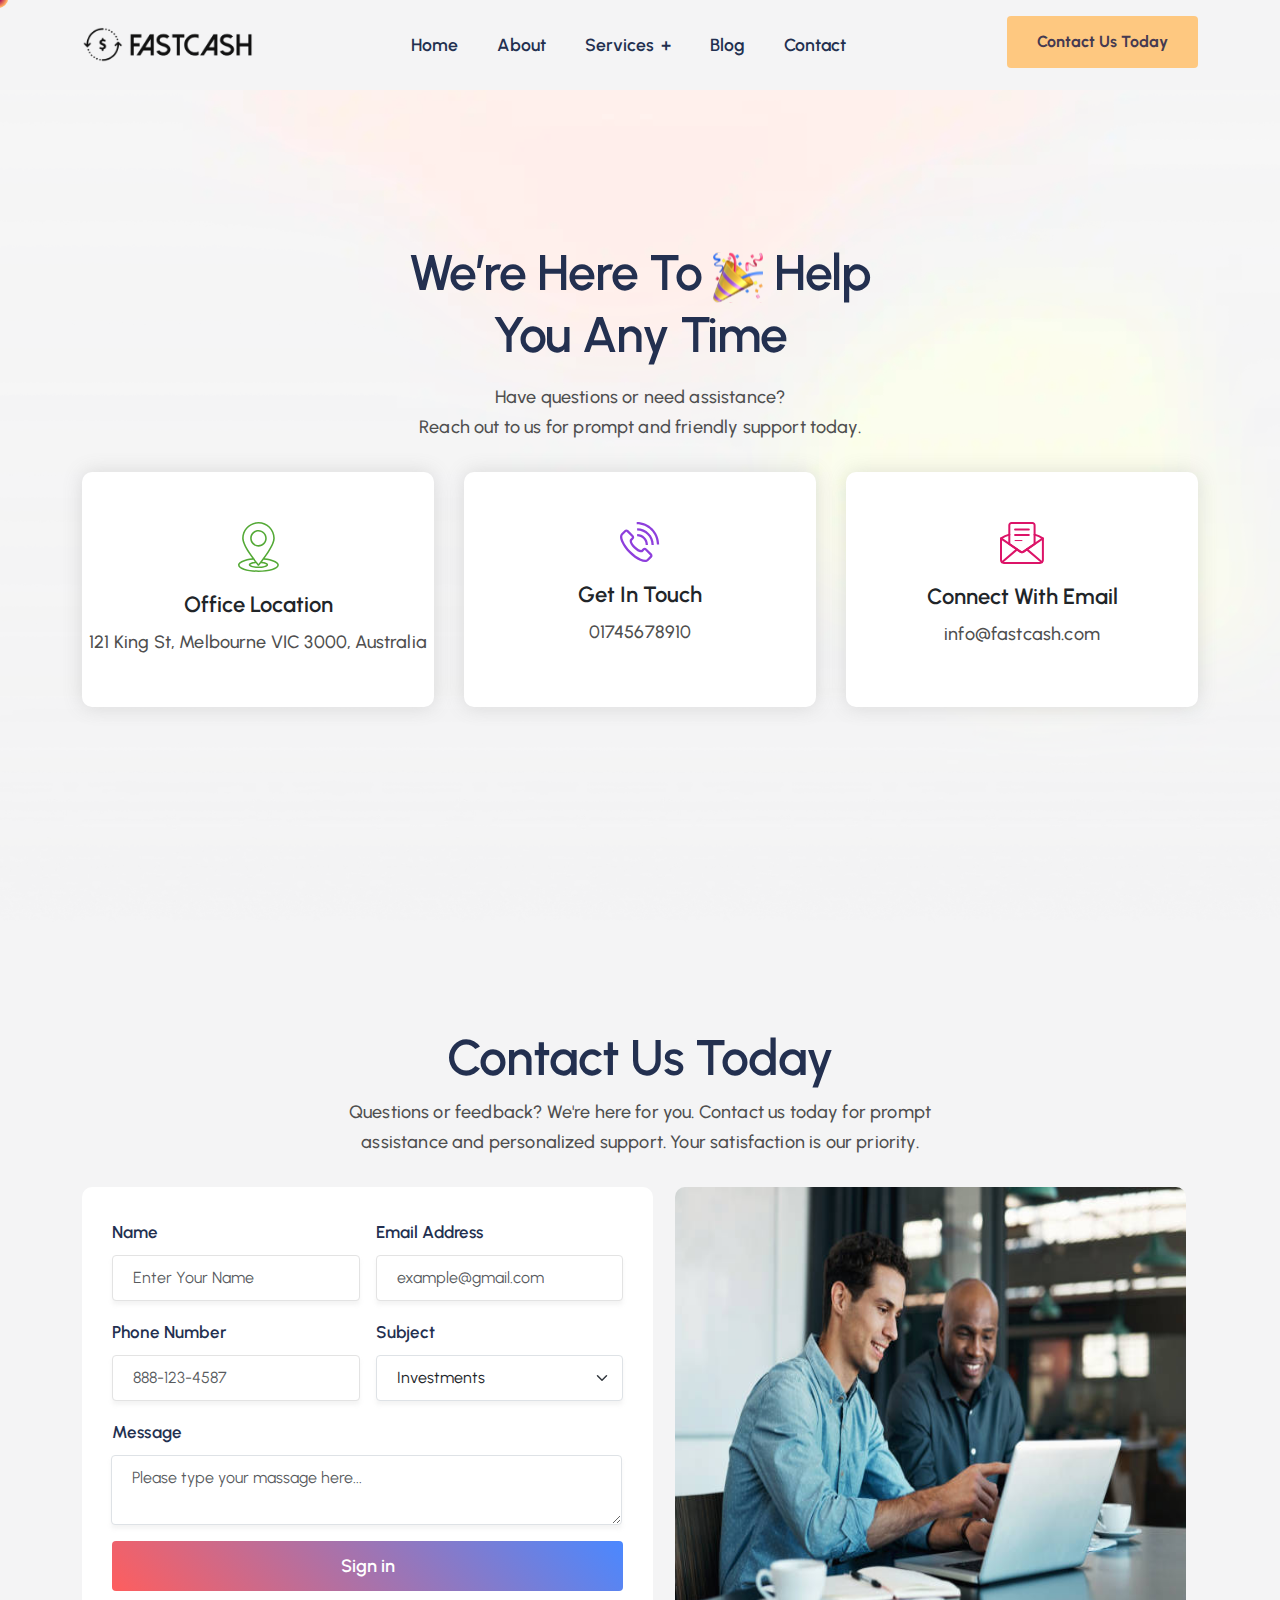
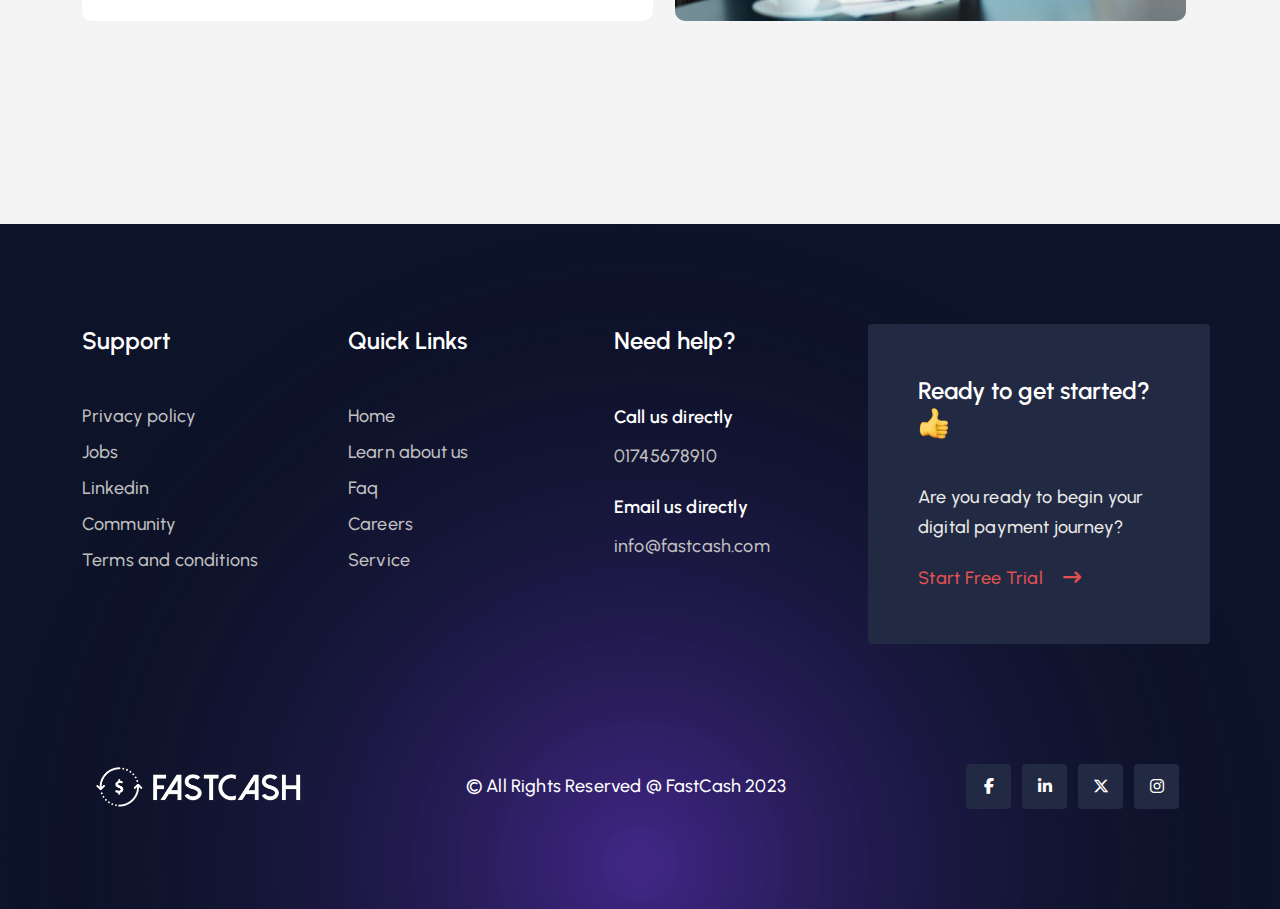
<file: contact.html>
DOCTYPE html>
<html lang="en">
  <head>
    <meta charset="UTF-8" />
    <meta name="viewport" content="width=device-width, initial-scale=1.0" />
    <title>Contact - FASTCASH</title>
    <link rel="stylesheet" href="assets/contact.css" />
    <!-- linking bootstrap css file  -->
    <link
      href="https://cdn.jsdelivr.net/npm/bootstrap@5.3.2/dist/css/bootstrap.min.css"
      rel="stylesheet"
    />
    <!-- linking fontawesome cdn  -->
    <link
      rel="stylesheet"
      href="https://cdnjs.cloudflare.com/ajax/libs/font-awesome/6.4.2/css/all.min.css"
    />
  </head>
  <body>
    <header class="container-fluid" style="padding: 1rem; z-index: 999">
      <div class="container d-flex align-items-center">
        <div class="row">
          <div class="col text-start logo">
            <div class="d-flex align-items-center" style="height: 100%">
              <a href="index.html"
                ><img src="assets/img/logo-black.png" alt="FastCash"
              /></a>
            </div>
          </div>
          <div class="col">
            <nav class="navbar navbar-expand-lg" id="nav-bar">
              <div class="container" style="padding: 0 0.75rem">
                <ul class="navbar-nav me-auto mb-2 mb-lg-0">
                  <li class="nav-item">
                    <a class="nav-link" href="index.html">Home</a>
                  </li>
                  <li class="nav-item">
                    <a class="nav-link" href="about.html">About</a>
                  </li>
                  <li class="nav-item dropdown nav-plus-main">
                    <a
                      class="nav-link d-flex align-items-center"
                      href="#"
                      role="button"
                      data-bs-toggle="dropdown"
                      aria-expanded="false"
                    >
                      Services
                      <span class="nav-plus">+</span>
                    </a>
                    <ul class="dropdown-menu">
                      <li>
                        <a
                          class="dropdown-item"
                          href="pricing.html"
                          style="color: #0d1328 !important"
                          >Pricing</a
                        >
                      </li>
                      <li></li>
                    </ul>
                  </li>
                  <li class="nav-item">
                    <a class="nav-link" href="blog.html">Blog</a>
                  </li>
                  <li class="nav-item">
                    <a class="nav-link" href="contact.html">Contact</a>
                  </li>
                </ul>
              </div>
            </nav>
          </div>
          <div class="col text-end">
            <a href="contact.html">
              <button class="main-btn"><b>Contact Us Today</b></button>
            </a>
          </div>
        </div>
      </div>
    </header>

    <!-- contact banner -->

    <section class="contact-banner">
      <div
        class="container d-flex flex-column justify-content-center text-center"
        style="height: 100%"
      >
        <div class="cb-head">
          <h2>
            We’re Here To
            <svg
              width="50"
              height="51"
              viewBox="0 0 50 51"
              fill="none"
              xmlns="http://www.w3.org/2000/svg"
              xmlns:xlink="http://www.w3.org/1999/xlink"
            >
              <path d="M0 50.5H50V0.5H0V50.5Z" fill="url(#pattern0998)"></path>
              <defs>
                <pattern
                  id="pattern0998"
                  patternContentUnits="objectBoundingBox"
                  width="1"
                  height="1"
                >
                  <use
                    xlink:href="#image0_5357_673"
                    transform="scale(0.00625)"
                  ></use>
                </pattern>
                <image
                  id="image0_5357_673"
                  width="160"
                  height="160"
                  xlink:href="[data-uri]"
                ></image>
              </defs>
            </svg>
            Help <br />
            You Any Time
          </h2>
          <p>
            Have questions or need assistance? <br />
            Reach out to us for prompt and friendly support today.
          </p>
        </div>
        <div class="cb-body">
          <div class="container text-center">
            <div class="row" style="gap: 30px">
              <div class="col">
                <svg
                  xmlns="http://www.w3.org/2000/svg"
                  width="41"
                  height="50"
                  style="color: #53a935"
                  viewBox="0 0 41 50"
                  fill="CurrentColor"
                >
                  <path
                    d="M36.195 38.4471C33.7501 37.4704 30.4342 36.737 26.7463 36.3486C31.517 29.9129 36.7986 21.7086 36.7986 16.3438C36.7985 7.33174 29.4668 0 20.4548 0C11.4429 0 4.11113 7.33174 4.11113 16.3438C4.11113 19.6492 6.18984 24.5031 10.2894 30.7706C11.5468 32.6931 12.8868 34.5868 14.1853 36.3463C10.4916 36.7338 7.17002 37.4671 4.7207 38.4445C0.819043 40.0016 0 41.7888 0 43.0139C0 47.5516 10.5388 50 20.4548 50C30.3708 50 40.9097 47.5516 40.9097 43.014C40.9096 41.7897 40.0916 40.0036 36.195 38.4471ZM5.67363 16.3438C5.67363 8.19336 12.3044 1.5625 20.4548 1.5625C28.6052 1.5625 35.236 8.19336 35.236 16.3438C35.236 19.3729 33.2705 23.9157 29.394 29.8458C26.3218 34.5456 22.7537 39.0381 20.4552 41.9045C15.8712 36.177 5.67363 23.1594 5.67363 16.3438ZM19.8454 43.6421C19.9186 43.7333 20.0114 43.807 20.1168 43.8576C20.2223 43.9082 20.3378 43.9344 20.4548 43.9344C20.5718 43.9344 20.6873 43.9082 20.7927 43.8576C20.8982 43.807 20.991 43.7333 21.0642 43.6421L21.2946 43.3549C21.8621 42.6491 22.4274 41.9415 22.9905 41.2322C26.8732 41.5626 28.4289 42.512 28.5555 42.8356C28.4913 42.9899 27.9728 43.4708 26.3014 43.9058C24.7162 44.3183 22.6398 44.5454 20.4548 44.5454C18.2697 44.5454 16.1935 44.3183 14.6082 43.9058C12.9368 43.4708 12.4184 42.9899 12.3542 42.8356C12.4807 42.5118 14.0377 41.5619 17.9237 41.2318C18.6544 42.1576 19.3078 42.972 19.8454 43.6421ZM34.1311 46.6563C30.4892 47.8049 25.6322 48.4375 20.4548 48.4375C15.2773 48.4375 10.4204 47.8049 6.77852 46.6563C3.5124 45.6263 1.5625 44.2646 1.5625 43.014C1.5625 41.0227 6.68301 38.5581 15.2788 37.8106C15.7979 38.4979 16.3042 39.1576 16.7888 39.7819C14.4387 40.0756 10.7887 40.8517 10.7887 42.8358C10.7887 45.4187 16.8646 46.1078 20.4549 46.1078C24.0451 46.1078 30.1211 45.4187 30.1211 42.8358C30.1211 40.8541 26.4787 40.0774 24.1306 39.7831C24.6408 39.1294 25.1467 38.4724 25.6482 37.8121C34.2331 38.5614 39.3471 41.0248 39.3471 43.0139C39.3471 44.2646 37.3972 45.6263 34.1311 46.6563ZM28.776 16.3248C28.776 11.7365 25.0431 8.00361 20.4548 8.00361C15.8664 8.00361 12.1335 11.7365 12.1335 16.3248C12.1335 20.9132 15.8664 24.646 20.4548 24.646C25.0432 24.646 28.776 20.9132 28.776 16.3248ZM20.4548 23.0835C16.7279 23.0835 13.696 20.0516 13.696 16.3248C13.696 12.598 16.728 9.56611 20.4548 9.56611C24.1815 9.56611 27.2135 12.598 27.2135 16.3248C27.2135 20.0516 24.1816 23.0835 20.4548 23.0835Z"
                  ></path>
                </svg>
                <h3>Office Location</h3>
                <p>121 King St, Melbourne VIC 3000, Australia</p>
              </div>
              <div class="col">
                <svg
                  xmlns="http://www.w3.org/2000/svg"
                  width="40"
                  height="40"
                  style="color: #8e3fdc"
                  viewBox="0 0 40 40"
                  fill="CurrentColor"
                >
                  <path
                    d="M1.31387 19.9469C2.98258 23.6426 5.82454 27.6464 9.11054 30.9324C12.6154 34.4372 16.482 37.2129 19.9983 38.7467C21.9128 39.5822 23.6255 40 25.0673 40C26.5006 40 27.6658 39.5862 28.4928 38.7587L31.8096 35.443C32.8171 34.4344 32.7268 32.7039 31.6079 31.5844L26.7206 26.6966C25.6005 25.5776 23.8689 25.4879 22.862 26.4954L21.3402 28.0173C20.9184 28.3327 18.3119 27.5298 15.3796 24.5975C12.4457 21.6641 11.641 19.0559 11.9582 18.6382L13.4818 17.1146C14.4893 16.1065 14.399 14.3749 13.28 13.256L8.39162 8.36872C7.27152 7.24976 5.54109 7.1589 4.533 8.16756L1.21729 11.4833C-0.43828 13.1383 -0.403991 16.1442 1.3133 19.9469H1.31387ZM2.834 13.0994L6.15028 9.7837C6.17314 9.76084 6.21886 9.74712 6.27772 9.74712C6.40688 9.74712 6.60289 9.8117 6.77605 9.98486L11.6633 14.8721C11.9159 15.1247 11.9376 15.4259 11.8651 15.4985L10.3415 17.0215C8.44762 18.9165 10.629 23.0797 13.7629 26.2137C15.3236 27.7738 17.0398 29.0208 18.5954 29.7231C21.1556 30.8798 22.426 30.1643 22.9546 29.6345L24.4781 28.1116C24.5513 28.0384 24.8513 28.0607 25.1045 28.3127L29.9912 33.2006C30.2438 33.4532 30.2655 33.7538 30.1929 33.8263L26.8766 37.1426C25.9566 38.0633 23.7272 37.8798 20.9127 36.6511C17.6518 35.2287 14.0344 32.6234 10.7267 29.3162C7.62812 26.2177 4.95704 22.4591 3.39691 19.0056C2.13623 16.2151 1.92535 14.0075 2.83343 13.0994H2.834ZM39.1914 22.4802C39.1914 10.0849 29.1065 0 16.7112 0V2.28591C27.8464 2.28591 36.9055 11.3455 36.9055 22.4802H39.1914Z"
                  ></path>
                  <path
                    d="M17.1348 6.24414V8.53005C25.0612 8.53005 31.5103 14.9786 31.5103 22.905H33.7962C33.7962 13.7179 26.3213 6.24414 17.1348 6.24414Z"
                  ></path>
                  <path
                    d="M25.6923 22.9046H27.9782C27.9782 16.9269 23.1149 12.0625 17.1367 12.0625V14.3484C21.8543 14.3484 25.6923 18.187 25.6923 22.9046Z"
                  ></path>
                </svg>
                <h3>Get In Touch</h3>
                <p>01745678910</p>
              </div>
              <div class="col">
                <svg
                  xmlns="http://www.w3.org/2000/svg"
                  width="44"
                  height="42"
                  style="color: #dc1468"
                  viewBox="0 0 44 42"
                  fill="none"
                  stroke="CurrentColor"
                >
                  <path
                    d="M1 16.4375V38.1099C1 38.8763 1.30445 39.6113 1.84636 40.1532C2.38828 40.6951 3.12327 40.9996 3.88966 40.9996H40.0104C40.7768 40.9996 41.5118 40.6951 42.0537 40.1532C42.5956 39.6113 42.9 38.8763 42.9 38.1099V16.4375"
                    stroke-width="2"
                    stroke-linecap="round"
                    stroke-linejoin="round"
                  ></path>
                  <path
                    d="M9.30777 12.6602C6.40305 13.5472 3.61419 14.7767 1 16.3228L20.3101 29.6369C20.7924 29.9693 21.3643 30.1473 21.95 30.1473C22.5357 30.1473 23.1076 29.9693 23.5899 29.6369L42.9 16.3228C40.2859 14.7767 37.497 13.5472 34.5923 12.6602"
                    stroke-width="2"
                    stroke-linecap="round"
                    stroke-linejoin="round"
                  ></path>
                  <path
                    d="M9.30859 22.0512V3.16724C9.30859 2.59245 9.53693 2.04121 9.94336 1.63477C10.3498 1.22833 10.901 1 11.4758 1H32.4259C33.0006 1 33.5519 1.22833 33.9583 1.63477C34.3648 2.04121 34.5931 2.59245 34.5931 3.16724V22.0439L23.5907 29.6365C23.1085 29.9689 22.5366 30.1469 21.9508 30.1469C21.3651 30.1469 20.7932 29.9689 20.311 29.6365L9.31582 22.0512"
                    stroke-width="2"
                    stroke-linecap="round"
                    stroke-linejoin="round"
                  ></path>
                  <path
                    d="M28.8138 7.42188H15.0879"
                    stroke-width="2"
                    stroke-linecap="round"
                    stroke-linejoin="round"
                  ></path>
                  <path
                    d="M21.9508 18.5547H15.0879"
                    stroke-linecap="round"
                    stroke-linejoin="round"
                  ></path>
                  <path
                    d="M28.8138 12.9922H15.0879"
                    stroke-width="2"
                    stroke-linecap="round"
                    stroke-linejoin="round"
                  ></path>
                  <path
                    d="M17.0229 27.3828L1.93164 40.2418"
                    stroke-width="2"
                    stroke-linecap="round"
                    stroke-linejoin="round"
                  ></path>
                  <path
                    d="M26.8398 27.3828L41.9744 40.2418"
                    stroke-width="2"
                    stroke-linecap="round"
                    stroke-linejoin="round"
                  ></path>
                </svg>
                <h3>Connect With Email</h3>
                <p>info@fastcash.com</p>
              </div>
            </div>
          </div>
        </div>
      </div>
    </section>

    <!-- contact form -->

    <section
      class="container contact-form d-flex flex-column justify-content-center"
    >
      <div class="cf-head text-center">
        <h2>Contact Us Today</h2>
        <p>
          Questions or feedback? We're here for you. Contact us today for prompt
          <br />
          assistance and personalized support. Your satisfaction is our
          priority.
        </p>
      </div>
      <div class="cf-body">
        <div class="container">
          <div class="row">
            <div class="col cf-form">
              <form class="row g-3">
                <div class="col-md-6">
                  <label for="inputEmail4" class="form-label">Name</label>
                  <input
                    type="text"
                    class="form-control"
                    id="inputEmail4"
                    placeholder="Enter Your Name"
                  />
                </div>
                <div class="col-md-6">
                  <label for="inputPassword4" class="form-label"
                    >Email Address</label
                  >
                  <input
                    type="email"
                    class="form-control"
                    id="inputPassword4"
                    placeholder="example@gmail.com"
                  />
                </div>
                <div class="col-md-6">
                  <label for="inputPassword4" class="form-label"
                    >Phone Number</label
                  >
                  <input
                    type="tel"
                    class="form-control"
                    id="inputPassword4"
                    placeholder="888-123-4587"
                  />
                </div>
                <div class="col-md-6">
                  <label for="inputState" class="form-label">Subject</label>
                  <select id="inputState" class="form-select">
                    <option selected>Investments</option>
                    <option>Management</option>
                  </select>
                </div>
                <div class="input-group flex-column col-md-6">
                  <label for="inputState" class="form-label">Message</label>
                  <textarea
                    class="form-control"
                    aria-label="With textarea"
                    placeholder="Please type your massage here..."
                  ></textarea>
                </div>
                <div class="text-center">
                  <button type="submit">Sign in</button>
                </div>
              </form>
            </div>
            <div class="col">
              <img src="assets/img/contact/contact-form.jpg" alt="Image" />
            </div>
          </div>
        </div>
      </div>
    </section>

    <!-- footer  -->

    <footer class="footer">
      <div class="container footer-1">
        <div class="row">
          <div class="col">
            <h4>Support</h4>
            <ul>
              <li><a href="#">Privacy policy</a></li>
              <li><a href="#">Jobs</a></li>
              <li><a href="#">Linkedin</a></li>
              <li><a href="#">Community</a></li>
              <li><a href="#">Terms and conditions</a></li>
            </ul>
          </div>
          <div class="col">
            <h4>Quick Links</h4>
            <ul>
              <li><a href="index.html">Home</a></li>
              <li><a href="about.html">Learn about us</a></li>
              <li><a href="#">Faq</a></li>
              <li><a href="#">Careers</a></li>
              <li><a href="pricing.html">Service</a></li>
            </ul>
          </div>
          <div class="col">
            <h4>Need help?</h4>
            <h6>Call us directly</h6>
            <a href="#">01745678910</a>
            <h6 style="margin-top: 20px">Email us directly</h6>
            <a href="#">info@fastcash.com</a>
          </div>
          <div class="col footer-c4">
            <h4>
              Ready to get started?
              <img src="assets/img/like.webp" alt="Thums Up" />
            </h4>
            <p>Are you ready to begin your digital payment journey?</p>
            <div class="footer-btn d-flex align-items-center position-relative">
              <a href="contact.html">Start Free Trial</a>
              <i class="fa-solid fa-arrow-right-long"></i>
            </div>
          </div>
        </div>
      </div>
      <div class="container footer-2">
        <div class="container">
          <div class="row">
            <div class="col logo">
              <img src="assets/img/logo.png" alt="FastCash" />
            </div>
            <div class="col text-center d-flex align-items-center">
              <p>
                © All Rights Reserved @
                <span class="x-highlight">FastCash</span> 2023
              </p>
            </div>
            <div class="col text-end">
              <a href="#"><i class="fa-brands fa-facebook-f"></i></a>
              <a href="#"><i class="fa-brands fa-linkedin-in"></i></a>
              <a href="#"><i class="fa-brands fa-x-twitter"></i></a>
              <a href="#"><i class="fa-brands fa-instagram"></i></a>
            </div>
          </div>
        </div>
      </div>
    </footer>

    <!-- mouse animation -->

    <div class="circle"></div>
    <div class="circle"></div>
    <div class="circle"></div>
    <div class="circle"></div>
    <div class="circle"></div>
    <div class="circle"></div>
    <div class="circle"></div>
    <div class="circle"></div>
    <div class="circle"></div>
    <div class="circle"></div>
    <div class="circle"></div>
    <div class="circle"></div>
    <div class="circle"></div>
    <div class="circle"></div>
    <div class="circle"></div>
    <div class="circle"></div>
    <div class="circle"></div>
    <div class="circle"></div>
    <div class="circle"></div>
    <div class="circle"></div>

    <script>
      const coords = { x: 0, y: 0 };
      const circles = document.querySelectorAll(".circle");

      const colors = [
        "#ffb56b",
        "#fdaf69",
        "#f89d63",
        "#f59761",
        "#ef865e",
        "#ec805d",
        "#e36e5c",
        "#df685c",
        "#d5585c",
        "#d1525c",
        "#c5415d",
        "#c03b5d",
        "#b22c5e",
        "#ac265e",
        "#9c155f",
        "#950f5f",
        "#830060",
        "#7c0060",
        "#680060",
        "#60005f",
        "#48005f",
        "#3d005e",
      ];

      circles.forEach(function (circle, index) {
        circle.x = 0;
        circle.y = 0;
        circle.style.backgroundColor = colors[index % colors.length];
      });

      window.addEventListener("mousemove", function (e) {
        coords.x = e.clientX;
        coords.y = e.clientY;
      });

      function animateCircles() {
        let x = coords.x;
        let y = coords.y;

        circles.forEach(function (circle, index) {
          circle.style.left = x - 12 + "px";
          circle.style.top = y - 12 + "px";

          circle.style.scale = (circles.length - index) / circles.length;

          circle.x = x;
          circle.y = y;

          const nextCircle = circles[index + 1] || circles[0];
          x += (nextCircle.x - x) * 0.3;
          y += (nextCircle.y - y) * 0.3;
        });

        requestAnimationFrame(animateCircles);
      }

      animateCircles();
    </script>

    <script src="https://cdn.jsdelivr.net/npm/bootstrap@5.3.2/dist/js/bootstrap.bundle.min.js"></script>
  </body>
</html>
</file>
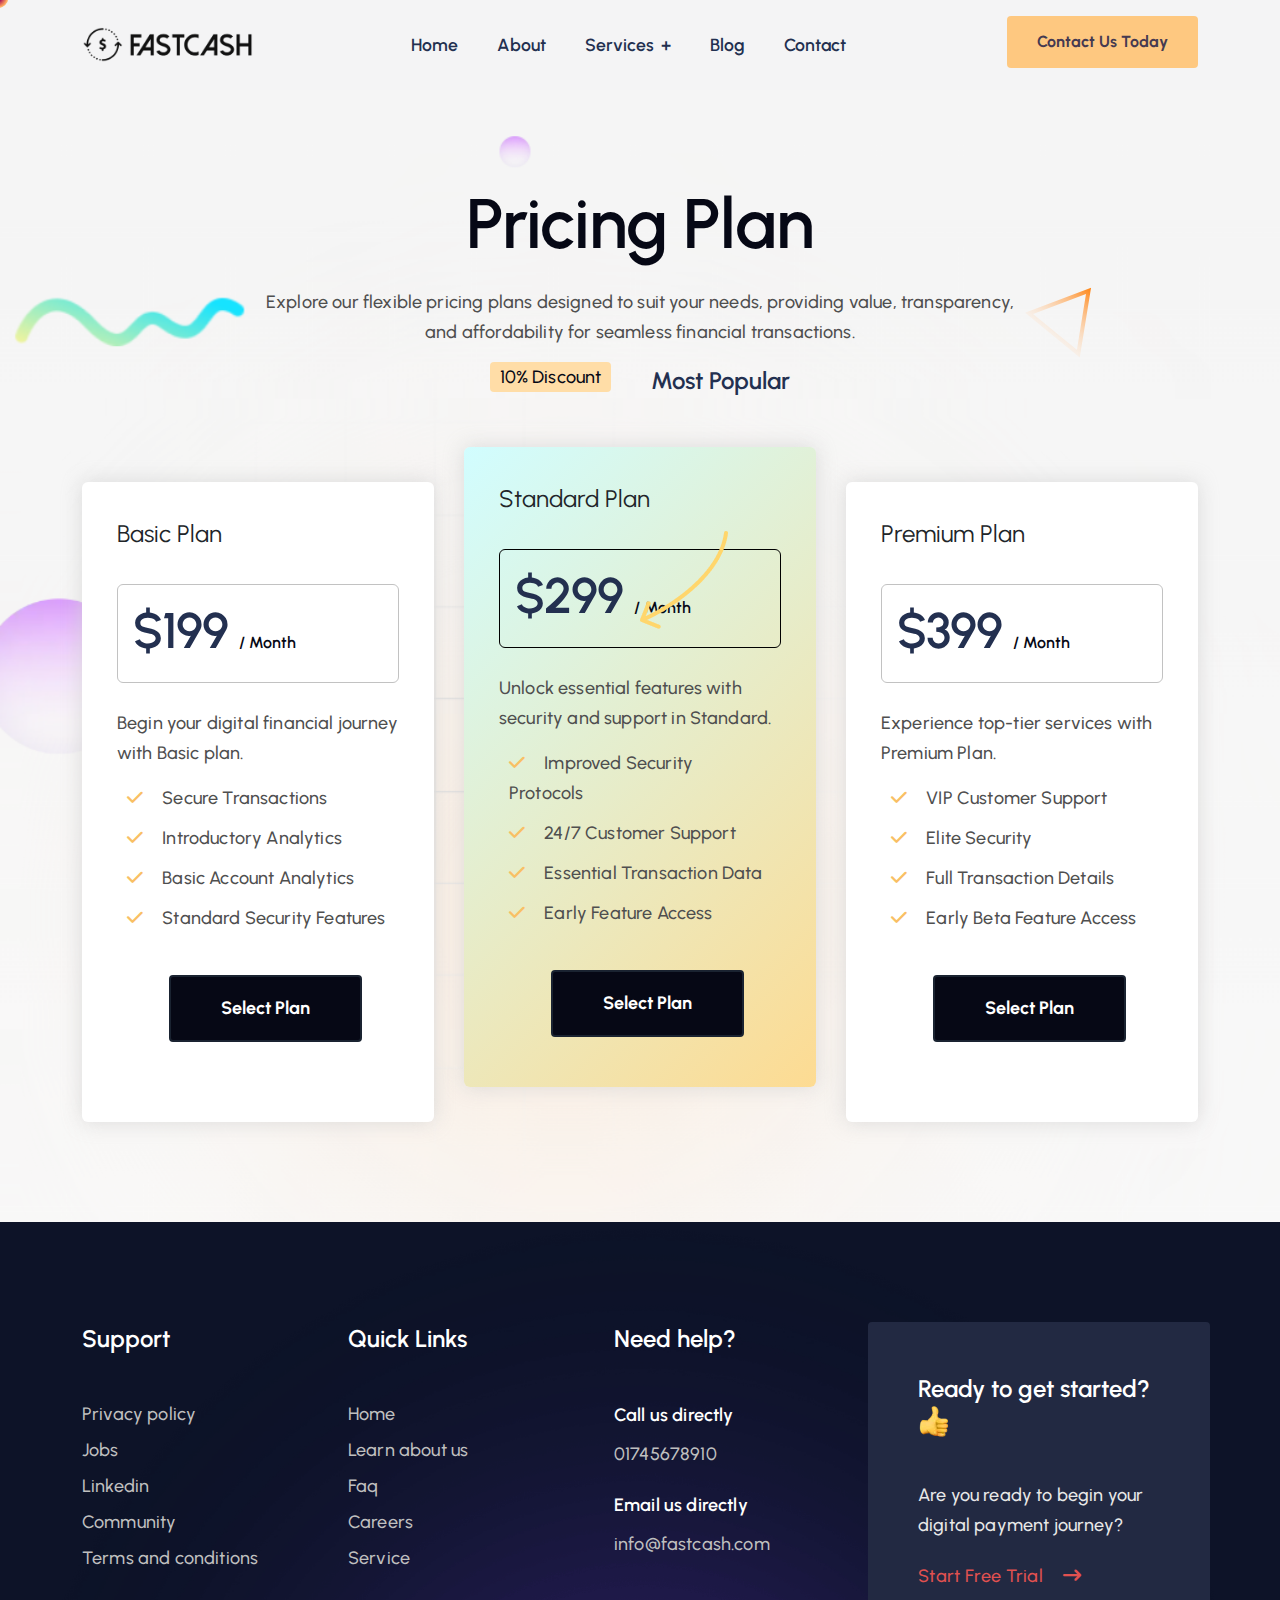
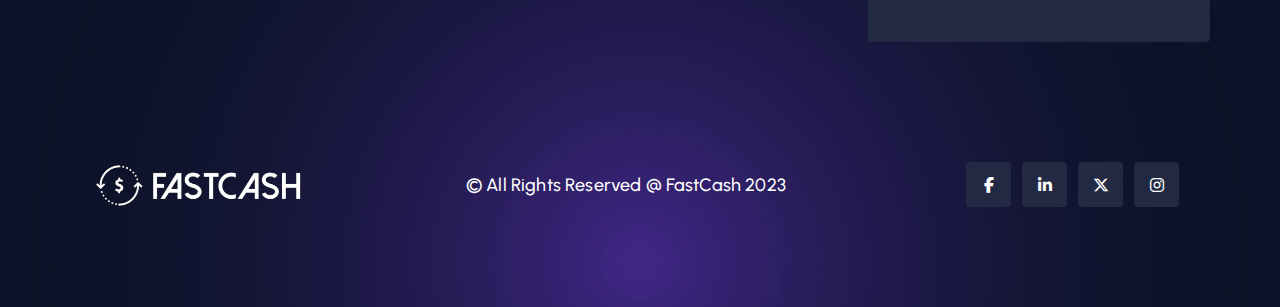
<file: pricing.html>
DOCTYPE html>
<html lang="en">
  <head>
    <meta charset="UTF-8" />
    <meta name="viewport" content="width=device-width, initial-scale=1.0" />
    <title>Pricing - FASTCASH</title>
    <link rel="stylesheet" href="assets/pricing.css" />
    <!-- linking bootstrap css file  -->
    <link
      href="https://cdn.jsdelivr.net/npm/bootstrap@5.3.2/dist/css/bootstrap.min.css"
      rel="stylesheet"
    />
    <!-- linking fontawesome cdn  -->
    <link
      rel="stylesheet"
      href="https://cdnjs.cloudflare.com/ajax/libs/font-awesome/6.4.2/css/all.min.css"
    />
  </head>
  <body>
    <header class="container-fluid" style="padding: 1rem; z-index: 999">
      <div class="container d-flex align-items-center">
        <div class="row">
          <div class="col text-start logo">
            <div class="d-flex align-items-center" style="height: 100%">
              <a href="index.html"
                ><img src="assets/img/logo-black.png" alt="FastCash"
              /></a>
            </div>
          </div>
          <div class="col">
            <nav class="navbar navbar-expand-lg" id="nav-bar">
              <div class="container" style="padding: 0 0.75rem">
                <ul class="navbar-nav me-auto mb-2 mb-lg-0">
                  <li class="nav-item">
                    <a class="nav-link" href="index.html">Home</a>
                  </li>
                  <li class="nav-item">
                    <a class="nav-link" href="about.html">About</a>
                  </li>
                  <li class="nav-item dropdown nav-plus-main">
                    <a
                      class="nav-link d-flex align-items-center"
                      href="#"
                      role="button"
                      data-bs-toggle="dropdown"
                      aria-expanded="false"
                    >
                      Services
                      <span class="nav-plus">+</span>
                    </a>
                    <ul class="dropdown-menu">
                      <li>
                        <a
                          class="dropdown-item"
                          href="pricing.html"
                          style="color: #0d1328 !important"
                          >Pricing</a
                        >
                      </li>
                      <li></li>
                    </ul>
                  </li>
                  <li class="nav-item">
                    <a class="nav-link" href="blog.html">Blog</a>
                  </li>
                  <li class="nav-item">
                    <a class="nav-link" href="contact.html">Contact</a>
                  </li>
                </ul>
              </div>
            </nav>
          </div>
          <div class="col text-end">
            <a href="contact.html">
              <button class="main-btn"><b>Contact Us Today</b></button>
            </a>
          </div>
        </div>
      </div>
    </header>

    <!-- mouse animation -->

    <div class="circle"></div>
    <div class="circle"></div>
    <div class="circle"></div>
    <div class="circle"></div>
    <div class="circle"></div>
    <div class="circle"></div>
    <div class="circle"></div>
    <div class="circle"></div>
    <div class="circle"></div>
    <div class="circle"></div>
    <div class="circle"></div>
    <div class="circle"></div>
    <div class="circle"></div>
    <div class="circle"></div>
    <div class="circle"></div>
    <div class="circle"></div>
    <div class="circle"></div>
    <div class="circle"></div>
    <div class="circle"></div>
    <div class="circle"></div>

    <!-- pricing banner -->

    <section class="pricing-banner">
      <div class="container pb-head text-center">
        <h1>Pricing Plan</h1>

        <div class="pb-animation position-absolute">
          <svg
            xmlns="http://www.w3.org/2000/svg"
            width="67"
            height="71"
            viewBox="0 0 67 71"
            fill="none"
          >
            <path
              d="M4.0537 26.4022L63.5293 3.85826L53.3151 66.6376L4.0537 26.4022Z"
              stroke="url(#paint0_linear_3797_150)"
              stroke-width="4"
            ></path>
            <defs>
              <linearGradient
                id="paint0_linear_3797_150"
                x1="66.0597"
                y1="0.760297"
                x2="14.5391"
                y2="63.8384"
                gradientUnits="userSpaceOnUse"
              >
                <stop stop-color="#FF8412"></stop>
                <stop
                  offset="0.9999"
                  stop-color="#FFFBFA"
                  stop-opacity="0"
                ></stop>
              </linearGradient>
            </defs>
          </svg>
        </div>

        <p>
          Explore our flexible pricing plans designed to suit your needs,
          providing value, transparency, <br />
          and affordability for seamless financial transactions.
        </p>
        <div
          class="d-flex align-items-center justify-content-center"
          style="gap: 40px"
        >
          <div class="pb-discount">10% Discount</div>
          <h5>Most Popular</h5>
        </div>
      </div>
      <div class="pb-arrow">
        <img src="assets/img/services/pricing/arrow.png" alt=Arrow">
      </div>
      <div class="container pb-body">
        <div class="container">
          <div class="row">
            <div class="col" style="margin-top: 35px">
              <h4>Basic Plan</h4>
              <div class="pb-price">
                <h2>$199 <span> / Month</span></h2>
              </div>
              <p>Begin your digital financial journey with Basic plan.</p>
              <div class="plan-list">
                <p>
                  <span><i class="fa-solid fa-check"></i></span> Secure
                  Transactions
                </p>
                <p>
                  <span><i class="fa-solid fa-check"></i></span> Introductory
                  Analytics
                </p>
                <p>
                  <span><i class="fa-solid fa-check"></i></span> Basic Account
                  Analytics
                </p>
                <p>
                  <span><i class="fa-solid fa-check"></i></span> Standard
                  Security Features
                </p>
              </div>
              <div
                class="d-flex justify-content-center align-items-center"
                style="padding-top: 17px; padding-bottom: 15px"
              >
                <a href="#">Select Plan</a>
              </div>
            </div>
            <div
              class="col Standard-Plan"
              style="
                transition: all 0.3s;
                margin-bottom: 35px;
                background: linear-gradient(135deg, #d1fdff, #fddb92);
              "
            >
              <h4>Standard Plan</h4>
              <div class="pb-price">
                <h2>$299 <span> / Month</span></h2>
              </div>
              <p>
                Unlock essential features with security and support in Standard.
              </p>
              <div class="plan-list">
                <p>
                  <span><i class="fa-solid fa-check"></i></span> Improved
                  Security Protocols
                </p>
                <p>
                  <span><i class="fa-solid fa-check"></i></span> 24/7 Customer
                  Support
                </p>
                <p>
                  <span><i class="fa-solid fa-check"></i></span> Essential
                  Transaction Data
                </p>
                <p>
                  <span><i class="fa-solid fa-check"></i></span> Early Feature
                  Access
                </p>
              </div>
              <div
                class="d-flex justify-content-center align-items-center"
                style="padding-top: 17px; padding-bottom: 15px"
              >
                <a href="#">Select Plan</a>
              </div>
            </div>
            <div class="col" style="margin-top: 35px">
              <h4>Premium Plan</h4>
              <div class="pb-price">
                <h2>$399 <span> / Month</span></h2>
              </div>
              <p>Experience top-tier services with Premium Plan.</p>
              <div class="plan-list">
                <p>
                  <span><i class="fa-solid fa-check"></i></span> VIP Customer
                  Support
                </p>
                <p>
                  <span><i class="fa-solid fa-check"></i></span> Elite Security
                </p>
                <p>
                  <span><i class="fa-solid fa-check"></i></span> Full
                  Transaction Details
                </p>
                <p>
                  <span><i class="fa-solid fa-check"></i></span> Early Beta
                  Feature Access
                </p>
              </div>
              <div
                class="d-flex justify-content-center align-items-center"
                style="padding-top: 17px; padding-bottom: 15px"
              >
                <a href="#">Select Plan</a>
              </div>
            </div>
          </div>
        </div>
      </div>
    </section>

    <!-- footer  -->

    <footer class="footer">
      <div class="container footer-1">
        <div class="row">
          <div class="col">
            <h4>Support</h4>
            <ul>
              <li><a href="#">Privacy policy</a></li>
              <li><a href="#">Jobs</a></li>
              <li><a href="#">Linkedin</a></li>
              <li><a href="#">Community</a></li>
              <li><a href="#">Terms and conditions</a></li>
            </ul>
          </div>
          <div class="col">
            <h4>Quick Links</h4>
            <ul>
              <li><a href="index.html">Home</a></li>
              <li><a href="about.html">Learn about us</a></li>
              <li><a href="#">Faq</a></li>
              <li><a href="#">Careers</a></li>
              <li><a href="#">Service</a></li>
            </ul>
          </div>
          <div class="col">
            <h4>Need help?</h4>
            <h6>Call us directly</h6>
            <a href="#">01745678910</a>
            <h6 style="margin-top: 20px">Email us directly</h6>
            <a href="#">info@fastcash.com</a>
          </div>
          <div class="col footer-c4">
            <h4>
              Ready to get started?
              <img src="assets/img/like.webp" alt="Thums Up" />
            </h4>
            <p>Are you ready to begin your digital payment journey?</p>
            <div class="footer-btn d-flex align-items-center position-relative">
              <a href="contact.html">Start Free Trial</a>
              <i class="fa-solid fa-arrow-right-long"></i>
            </div>
          </div>
        </div>
      </div>
      <div class="container footer-2">
        <div class="container">
          <div class="row">
            <div class="col logo">
              <img src="assets/img/logo.png" alt="FastCash" />
            </div>
            <div class="col text-center d-flex align-items-center">
              <p>
                © All Rights Reserved @
                <span class="x-highlight">FastCash</span> 2023
              </p>
            </div>
            <div class="col text-end">
              <a href="#"><i class="fa-brands fa-facebook-f"></i></a>
              <a href="#"><i class="fa-brands fa-linkedin-in"></i></a>
              <a href="#"><i class="fa-brands fa-x-twitter"></i></a>
              <a href="#"><i class="fa-brands fa-instagram"></i></a>
            </div>
          </div>
        </div>
      </div>
    </footer>

    <script>
      const coords = { x: 0, y: 0 };
      const circles = document.querySelectorAll(".circle");

      const colors = [
        "#ffb56b",
        "#fdaf69",
        "#f89d63",
        "#f59761",
        "#ef865e",
        "#ec805d",
        "#e36e5c",
        "#df685c",
        "#d5585c",
        "#d1525c",
        "#c5415d",
        "#c03b5d",
        "#b22c5e",
        "#ac265e",
        "#9c155f",
        "#950f5f",
        "#830060",
        "#7c0060",
        "#680060",
        "#60005f",
        "#48005f",
        "#3d005e",
      ];

      circles.forEach(function (circle, index) {
        circle.x = 0;
        circle.y = 0;
        circle.style.backgroundColor = colors[index % colors.length];
      });

      window.addEventListener("mousemove", function (e) {
        coords.x = e.clientX;
        coords.y = e.clientY;
      });

      function animateCircles() {
        let x = coords.x;
        let y = coords.y;

        circles.forEach(function (circle, index) {
          circle.style.left = x - 12 + "px";
          circle.style.top = y - 12 + "px";

          circle.style.scale = (circles.length - index) / circles.length;

          circle.x = x;
          circle.y = y;

          const nextCircle = circles[index + 1] || circles[0];
          x += (nextCircle.x - x) * 0.3;
          y += (nextCircle.y - y) * 0.3;
        });

        requestAnimationFrame(animateCircles);
      }

      animateCircles();
    </script>
    <script src="https://cdn.jsdelivr.net/npm/bootstrap@5.3.2/dist/js/bootstrap.bundle.min.js"></script>
  </body>
</html>
</file>
<file: assets/style.css>
@import url("https://fonts.googleapis.com/css2?family=Urbanist:wght@100;200;300;400;500;600;700;800;900&display=swap");

* {
  margin: 0;
  padding: 0;
  box-sizing: border-box;
  font-family: "Urbanist", sans-serif;
}

p {
  margin: 0 !important;
}

html,
body {
  width: 100%;
  height: 100%;
  background-color: #0d1328 !important;
  background-image: url(img/bg-asset-1.png);
  background-repeat: no-repeat;
  background-size: 80rem;
  background-position: -660px -680px;
}

/* mouse animation */

.circle {
  height: 20px;
  width: 20px;
  border-radius: 24px;
  background-color: black;
  position: fixed;
  top: 0;
  left: 0;
  pointer-events: none;
  z-index: 99999999999999; /* so that it stays on top of all other elements */
}

/* sidebar start  */

.sidebar {
  width: 45px;
  height: 30%;
  background-color: #22294236;
  border-radius: 6px;
  position: fixed;
  top: 35%;
  left: 12px;
  z-index: 9999;
}

.sidebar a {
  color: #f4f4f475;
  margin-bottom: 16px;
  transition: 0.3s;
}

.sidebar a:hover {
  color: #f4f4f4;
}

/* sidebar end  */

/* header start  */

/* discount */

.discount-logo {
  width: 22%;
}

.discount-right p {
  color: white;
  font-size: 17px;
}

.main-btn {
  color: white;
  padding: 14px 30px;
  background: linear-gradient(to right, #ed5938 0%, #9320ee 100%);
  border: none;
  border-radius: 4px;
  margin-left: 40px;
  transition: all 0.5s;
}

.main-btn:hover {
  margin-left: 30px;
  margin-right: 10px;
}

header hr {
  color: white;
  width: 98%;
  margin: 1rem;
  opacity: 0.7;
}

/* nav-bar */

#nav-bar {
  position: relative;
}

.nav-item a {
  color: white;
  margin-right: 23px;
  font-size: 1.1rem;
  font-weight: 600;
  transition: 0.3s;
}

.nav-link:hover {
  color: #c3c5ce !important;
}

.nav-item a:focus {
  color: #c3c5ce !important;
}

.nav-right {
  color: white;
}

.nav-right p {
  font-weight: 500;
  margin-right: 8px !important;
}

.nav-right i {
  margin-left: 15px;
  cursor: pointer;
}

.dropdown-item:hover {
  border-bottom: 1px solid black;
}

.dropdown-toggle::after {
  display: none !important;
}

/* header end */

/* Banner start  */

.banner-content {
  color: white;
  position: relative;
  z-index: 3;
  animation-name: square;
  animation-duration: 2s;
}

@keyframes square {
  0% {
    opacity: 0;
    margin-top: 0;
  }
  100% {
    opacity: 1;
    margin-top: 1rem;
  }
}

.banner-content h1 {
  font-weight: 700;
  font-size: 65px;
}

.banner-content p {
  font-size: 18px;
  font-weight: 500;
  margin: 5rem 0 1rem 0 !important;
}

.x-highlight {
  background-image: linear-gradient(to right, #ed5938 0%, #9320ee 100%);
  -webkit-background-clip: text;
  -webkit-text-fill-color: transparent;
}

.banner-content2 .main-btn {
  margin: 20px 80px 0 15px;
  font-size: 1.2rem;
}

.banner-content2 .main-btn:hover {
  margin-top: 10px;
  margin-bottom: 10px;
}

.banner-content2 p {
  font-size: 18px;
  font-weight: 500;
  margin: 0 !important;
}

.stars i {
  color: #ffc046;
  margin-right: 3px;
}

#glow-1 {
  width: 78%;
  height: 1100px;
  position: absolute;
  top: -90px;
  left: 300px;
  background-image: url(img/for-banner-glow-digi-pay.png);
  background-size: cover;
  /* opacity: 0; */
}

.banner-card img {
  width: 560px;
}

.qr-code-img {
  width: 84% !important;
  position: absolute;
  text-align: end;
}

.qr-code-img img {
  width: 30%;
}

/* Banner end  */

/* styling green stroke circle */

.green-stroke-circle {
  position: absolute;
  top: 48rem;
  right: 60rem;
  animation-name: circle;
  animation-duration: 9s;
  animation-iteration-count: infinite;
}

@keyframes circle {
  0% {
    top: 49rem;
    right: 60rem;
  }
  25% {
    top: 46rem;
    right: 58rem;
  }
  50% {
    top: 49rem;
    right: 56rem;
  }
  75% {
    top: 46rem;
    right: 54rem;
  }
  100% {
    top: 49rem;
    right: 60rem;
  }
}

/* steps start  */

.steps {
  padding: 100px 0;
}

.steps1 h6 {
  color: #c3c5ce;
  font-weight: 500;
  line-height: 32px;
  font-family: outfit, Sans-serif;
}

.steps2 h3 {
  color: white;
  font-weight: 600;
  font-size: 2.5rem;
  letter-spacing: -0.0625rem;
}

.steps-one {
  color: #fbfcff14;
  font-family: outfit, Sans-serif;
  margin-left: 20px;
  font-size: 10rem;
  font-weight: 600;
  line-height: 4.3rem;
}

.steps3 {
  padding-right: 135px;
  color: #c3c5ce;
  font-weight: 500;
  font-size: 18px;
}

/* steps end  */

/* part 3 start */

.part-3-glow {
  width: 46.3%;
  height: 1100px;
  position: absolute;
  top: 1060px;
  left: 815px;
  background-image: url(img/bg-asset-1.png);
  background-size: cover;
  opacity: 0.8;
}

.part-3 {
  margin-top: 30px;
  padding-bottom: 100px;
  color: white;
  position: relative;
}

.part-3-main {
  height: 429px;
  border-radius: 8px;
  background-image: url(img/part-3-bg.png);
  background-repeat: no-repeat;
  background-size: cover;
  background-position: center;
}

.part-3-head {
  margin-top: 5rem;
}

.part-3-head h2 {
  font-weight: 600;
  font-size: 3.125rem;
  line-height: 3.875rem;
  letter-spacing: -0.06rem;
}

.part-3-txt {
  margin: 11px 0 31px 0;
}

.part-3-txt i {
  margin-left: 4rem;
  margin-right: 0.7rem;
}

.part-3-txt p {
  font-size: 1.125rem;
  font-weight: 600;
  line-height: 1.75rem;
}

.part-3-btn {
  z-index: 999;
  width: 15rem;
  font-size: 1.125rem;
  background-color: #1e1c22;
  border-radius: 10px;
  transition: 250ms;
}

.part-3-btn:hover {
  transform: translateY(-3px);
}

.part-3-btn a {
  color: white;
  text-decoration: none;
  line-height: 2rem;
  font-weight: 500;
  letter-spacing: 0.02rem;
  padding: 13px 0 13px 33px;
}

.part-3-btn i {
  margin-left: 33px;
  transition: 0.3s;
  cursor: pointer;
}

.part-3-btn:hover i {
  margin-left: 43px;
}

/* part 3 end  */

/* glow 4 */

.part-4-glow {
  width: 100%;
  height: 1500px;
  position: absolute;
  top: 200vh;
  background-image: url(img/bg-asset-1.png);
  background-size: cover;
  opacity: 0.8;
}

#part-4-animate {
  position: absolute;
  top: 1950px;
  right: 5px;
  animation-name: part-4-animate;
  animation-duration: 4s;
  animation-iteration-count: infinite;
}

@keyframes part-4-animate {
  0% {
    top: 1950px;
    right: 5;
  }
  50% {
    top: 1990px;
    right: 6px;
    transform: rotate(-5deg);
  }
  100% {
    top: 1950px;
    right: 5;
  }
}

/* part 4 start  */

.part-4 {
  color: white;
  padding: 30px 0 130px 0;
}

.part-4-heading h2 {
  font-weight: 600;
  font-size: 3.125rem;
  line-height: 3.875rem;
  letter-spacing: -0.06rem;
}

.part-4-heading .discount-txt img {
  width: 200px;
}

.part-4-content svg {
  margin-bottom: 20px;
  transition: 0.2s;
}

.part-4-content-child:hover svg {
  transform: translateY(-10px);
}

.part-4-content h5 {
  font-weight: 600;
  font-size: 1.5rem;
  line-height: 2.125rem;
}

.part-4-content p {
  color: #c3c5ce;
  font-weight: 500;
  font-size: 1.125rem;
  line-height: 1.875rem;
  letter-spacing: 0.01rem;
}

.p4-child-left {
  margin-top: 7% !important;
  padding-right: 25% !important;
}

.p4-child-right {
  margin-top: 7% !important;
  padding-left: 25% !important;
}

.payment-hand {
  position: absolute;
  top: 266vh;
}

.payment-hand img {
  height: auto;
  max-width: 100%;
  width: 520px;
  transition: 0.5s;
}

.payment-hand:hover img {
  transform: scale(0.9);
}

/* part 4 end  */

/* part 5 start  */

.part-5 {
  color: white;
  padding-bottom: 100px;
}

.p5-main {
  background-color: #ffffff11;
  border-radius: 15px;
  padding: 50px 40px 50px 50px !important;
  margin: 20px;
}

.p5-main h5 {
  font-weight: 600;
  margin-left: 25px;
  font-size: 1.5rem;
}

.p5-main p {
  color: #c3c5ce;
  margin: 0 25% 0 0;
  padding: 10px 0 22px;
  font-weight: 500;
  font-size: 1.125rem;
  line-height: 1.875rem;
  letter-spacing: 0.01rem;
}

.part-5-btn {
  z-index: 999;
  width: 300px;
  font-size: 1.125rem;
  font-weight: 500;
  line-height: 2rem;
  letter-spacing: 0.02rem;
  background-color: #51546461;
  border-radius: 6px;
  padding: 10px 20px;
  cursor: pointer;
  transition: 250ms;
}

.part-5-btn a {
  color: white;
  text-decoration: none;
}

.part-5-btn i {
  transition: 0.3s;
  cursor: pointer;
}

.part-5-btn:hover i {
  transform: translateX(10px);
}

/* part 5 end */

/* glow 5 */

.glow-5 {
  width: 63%;
  height: 1100px;
  position: absolute;
  top: 357vh;
  right: 20px;
  background-image: url(img/for-banner-glow-digi-pay.png);
  background-size: cover;
  opacity: 0.8;
}

/* part 6 start  */

.part-6 {
  padding: 100px 0;
}

.part-6-main {
  color: white;
  padding: 7% 57% 7% 13%;
  border-radius: 15px;
  background: linear-gradient(to right, #ed5938 0%, #9320ee 100%) !important;
}

.p6-content h2 {
  font-weight: 600;
  font-size: 3.125rem;
  line-height: 3.875rem;
  letter-spacing: -0.06rem;
}

.p6-content-p {
  font-size: 1.5rem;
  font-weight: 600;
  line-height: 2rem;
  margin: 25px 0 !important;
}

.stars-p {
  font-weight: 500;
  font-size: 1.125rem;
  line-height: 1.875rem;
  letter-spacing: 0.01rem;
}

.p6-content-pics img {
  width: 190px;
  border: 1px solid white;
  border-radius: 10px;
  cursor: pointer;
}

.p6-img {
  top: 4vh;
  right: 170px;
  z-index: 999;
}

.p6-img img {
  width: 565px;
}

/* part 6 end  */

/* Glow 6 */

.glow-6 {
  width: 90%;
  height: 1500px;
  position: absolute;
  top: 3170px;
  right: 0;
  background-image: url(img/bg-asset-1.png);
  background-size: cover;
  opacity: 0.8;
}

/* newslatter animation */

.newslatter-animation {
  top: 3875px;
  left: 23%;
  animation-name: newslatter-animation;
  animation-duration: 3s;
  animation-iteration-count: infinite;
}

@keyframes newslatter-animation {
  0% {
    top: 3875px;
    left: 23%;
  }
  50% {
    top: 3885px;
    left: 24.5%;
  }
  0% {
    top: 3875px;
    left: 23%;
  }
}

/* newslatter start */

.newslatter {
  color: white;
  padding: 100px 0;
}

.newslatter-content h2 {
  font-family: urbanist, sans-serif;
  font-weight: 600;
  font-size: 3.125rem;
  line-height: 3.875rem;
  letter-spacing: -0.06rem;
}

.newslatter-content form {
  background-color: white;
  display: inline-block;
  margin: 25px 0 70px 0;
  padding-left: 28px;
  padding-right: 10px;
  border-radius: 4px;
}

.newslatter-content input {
  border: none;
}

.newslatter-content input::placeholder {
  font-size: 18px;
  font-weight: 500;
}

.newslatter-content button {
  font-size: 18px;
  font-weight: 500;
  margin: 10px 0px 10px 40px;
}

.newslatter-pics img {
  width: 160px;
  margin-right: 30px;
  cursor: pointer;
  transition: 0.3s;
}

.newslatter-pics img:hover {
  transform: scale(1.1);
}

/* newslatter end */

/* footer start  */

.footer {
  padding: 100px 0;
  color: white;
  background-image: url(img/for-banner-glow-digi-pay.png);
  background-repeat: no-repeat;
  background-size: cover;
}

.footer-1 h4 {
  padding-bottom: 35px;
  font-size: 1.5rem;
  font-weight: 600;
  line-height: 2.125rem;
}

.footer-1 ul {
  padding: 0;
  list-style: none;
}

.footer-1 li {
  margin-bottom: 6px;
}

.footer-1 a {
  color: #bfbfbf;
  text-decoration: none;
  font-weight: 500;
  font-size: 1.125rem;
  line-height: 1.875rem;
  letter-spacing: 0.01rem;
}

.footer-1 h6 {
  font-size: 1.125rem;
  font-weight: 600;
  line-height: 2rem;
  letter-spacing: 0.01rem;
}

.footer-c4 {
  background-color: #222942;
  border-radius: 4px;
  padding: 50px !important;
}

.footer-1 p {
  color: #e8e8e8;
  font-weight: 500;
  font-size: 1.125rem;
  line-height: 1.875rem;
  letter-spacing: 0.01rem;
}

.footer-btn {
  width: 15rem;
  margin-top: 20px;
  font-size: 1.125rem;
}

.footer-btn a {
  color: #e15150;
  text-decoration: none;
  line-height: 2rem;
  font-weight: 500;
  letter-spacing: 0.02rem;
}

.footer-btn i {
  color: #e15150;
  margin-left: 20px;
  transition: 0.3s;
  cursor: pointer;
}

.footer-btn:hover i {
  transform: translateX(10px);
}

.footer-2 {
  padding-top: 120px;
}

.footer-2 img {
  width: 60%;
}

.footer-2 p {
  font-weight: 500;
  font-size: 1.125rem;
  line-height: 1.875rem;
  letter-spacing: 0.01rem;
}

.footer-2 a {
  color: white;
}

.footer-2 i {
  width: 45px;
  background-color: #222942;
  text-align: center;
  margin-right: 7px;
  border-radius: 4px;
  padding: 0.9rem;
  cursor: pointer;
  transition: 400ms;
}

.footer-2 i:hover {
  transform: translateY(-10px);
}

.footer-2 .fa-facebook-f:hover {
  background-color: #0067dc;
}
.footer-2 .fa-linkedin-in:hover {
  background-color: #0266a0;
}
.footer-2 .fa-x-twitter:hover {
  color: #41a3e0;
  background-color: #e6e9ea;
}
.footer-2 .fa-instagram:hover {
  background-color: #9735b8;
}

/* footer end */
</file>
<file: assets/about.css>
@import url("https://fonts.googleapis.com/css2?family=Urbanist:wght@100;200;300;400;500;600;700;800;900&display=swap");

* {
  margin: 0;
  padding: 0;
  box-sizing: border-box;
  font-family: "Urbanist", sans-serif;
}

h1 {
  font-weight: 600;
  color: #233050;
  font-size: 3.125rem;
  line-height: 3.75rem;
}

h6 {
  font-weight: 600;
  font-size: 1.375rem;
  line-height: 2rem;
  color: #233050
}

p {
  margin: 0 !important;
  color: #4f4f4f;
  font-weight: 500;
  font-size: 1.125rem;
  line-height: 1.875rem;
  letter-spacing: .01rem;
}

html,
body {
  width: 100%;
  height: 100%;
  background-color: #fafbfa !important;
}

/* mouse animation */

.circle {
  height: 20px;
  width: 20px;
  border-radius: 24px;
  background-color: black;
  position: fixed;
  top: 0;
  left: 0;
  pointer-events: none;
  z-index: 99999999999999; /* so that it stays on top of all other elements */
}


/* header start  */

/* nav-bar */

header {
  background-color: #fffdfd;
  position: fixed;
  top: 0;
}

.nav-item a {
  color: #233050;
  margin-right: 23px;
  font-size: 1.1rem;
  font-weight: 600;
  transition: 0.3s;
}

.nav-link:hover {
  color: #696969 !important;
}

.nav-plus {
  margin-left: 7px;
  transition: 0.3s;
}

.nav-plus-main:hover .nav-plus {
  transform: rotate(-135deg);
}

.dropdown-item:hover {
  border-bottom: 1px solid black;
}

.dropdown-toggle::after {
  display: none !important;
}

.main-btn {
  color: #453a51;
  background-color: #fec880;
  padding: 14px 30px;
  border: none;
  border-radius: 4px;
  margin-left: 40px;
  transition: all 0.5s;
}

.main-btn:hover {
  transform: scale(1.05);
}

/* header end */

/* about banner start */

.about-banner {
  width: 100%;
  height: 100vh;
  background-image: url(img/about-pics/about-banner-bg.png);
  background-repeat: no-repeat;
  background-position: center;
  background-size: cover;
}

.tools-list {
  width: 40px !important;
  position: absolute;
  top: 280px;
  border-radius: 5px;
  left: -8px;
}

.about-banner-main {
  padding-top: 200px;
}

.about-banner1 img {
  width: 360px;
  margin-left: 15px;
  border-radius: 4px;
}

.x-highlight {
  background-image: linear-gradient(to right, #ed5938 0%, #9320ee 100%);
  -webkit-background-clip: text;
  -webkit-text-fill-color: transparent;
}

.about-banner2 {
  padding: 0 !important;
}

.about-banner2 p {
  font-size: 1.125rem;
  font-weight: 700;
  line-height: 1.875rem;
  letter-spacing: 0.01rem;
}

.about-banner2 h1 {
  color: #233050;
  font-weight: 600;
  font-size: 4.375rem;
  line-height: 5rem;
  letter-spacing: -0.06rem;
  margin-bottom: 20px;
}

.ab2-btn {
  width: 60%;
  font-size: 1.125rem;
  font-weight: 600;
  line-height: 2rem;
  letter-spacing: 0.02rem;
  background-color: #fe5e5e;
  border-radius: 50px;
  margin-top: 20px;
  padding: 11px 50px;
  cursor: pointer;
  transition: 0.2s;
}

.ab2-btn a {
  color: white;
  text-decoration: none;
}

.ab2-btn:hover {
  transform: translateY(-10px);
}

.ab2-btn:active {
  background-color: black;
  scale: 1.1;
}

.about-banner3 img {
  width: 360px;
  border-radius: 4px;
  margin-right: 45px;
  margin-top: 30px;
}

/* rotating animation from stackoverflow (https://stackoverflow.com/questions/16771225/css3-rotate-animation) */

.ab-star {
  width: 45px;
  position: absolute;
  top: 480px;
  left: 460px;
  -webkit-animation:spin 4s linear infinite;
  -moz-animation:spin 4s linear infinite;
  animation:spin 4s linear infinite;
}

@-moz-keyframes spin { 
    100% { -moz-transform: rotate(360deg); } 
}
@-webkit-keyframes spin { 
    100% { -webkit-transform: rotate(360deg); } 
}
@keyframes spin { 
    100% { 
        -webkit-transform: rotate(360deg); 
        transform:rotate(360deg); 
    } 
}

/* about banner end */

/* part 2 start */

.part-2 {
  padding: 100px 0;
}

.part-2 svg {
  width: 2.65625rem;
}

.part-2 h1 {
  font-weight: 600;
  color: #233050;
  font-size: 3.125rem;
  line-height: 3.75rem;
  margin: 10px 0;
}

.part-2 .col {
  padding: 0 53px !important;
}

.part-2 .p2 {
  border-right: 1px solid rgba(178, 178, 178, 0.44);
}

/* part 2 end */

/* about vector */

.about-vector {
  top: 1080px;
  left: 50px;
  animation-name: about-vector;
  animation-duration: 2s;
  animation-iteration-count: infinite;
}

@keyframes about-vector {
  50% {
    top: 1100px;
  }
  100% {
    top: 1080px;
  }
}

/* part 3 start */

.part-3 {
  width: 100%;
  height: 100vh;
}

.p3-one h2 {
  font-weight: 600;
  font-size: 3.125rem;
  line-height: 3.875rem;
  letter-spacing: -.06rem;
  color: #233050;
}

.p3-one p {
  padding: 20px 70px 27px 4px;
}

.p3-one span {
  background-image: url(img/about-pics/txt-underline.png);
  background-repeat: no-repeat;
  background-position: 4px 44px;
  background-size: 271px;
  margin-right: 5px;
}

.p3-two .col {
  background-color: white;
  border-radius: 10px;
  box-shadow: 0 20px 22px 0 #f5f1ea;
  margin: 0 23px 23px 0;
  padding: 15px 0 10px 27px;
  cursor: pointer;
  transition: 0.3s;
}

.p3-two .col:hover {
  box-shadow: 0 20px 22px 0 rgb(228, 228, 228);
}

.p3-two h6 {
  color: #233050;
  font-weight: 600;
  font-size: 1.375rem;
  line-height: 2rem;
  margin-left: 13px;
}

.p3-img img {
  width: 563px;
  border-radius: 7px;
}

/* part 3 end */

/* footer start  */

.footer {
  padding: 100px 0;
  color: white;
  background-color: #0d1328;
  background-image: url(img/for-banner-glow-digi-pay.png);
  background-repeat: no-repeat;
  background-size: cover;
}

.footer-1 h4 {
  padding-bottom: 35px;
  font-size: 1.5rem;
  font-weight: 600;
  line-height: 2.125rem;
}

.footer-1 ul {
  padding: 0;
  list-style: none;
}

.footer-1 li {
  margin-bottom: 6px;
}

.footer-1 a {
  color: #bfbfbf;
  text-decoration: none;
  font-weight: 500;
  font-size: 1.125rem;
  line-height: 1.875rem;
  letter-spacing: 0.01rem;
}

.footer-1 h6 {
  font-size: 1.125rem;
  font-weight: 600;
  line-height: 2rem;
  letter-spacing: 0.01rem;
}

.footer-c4 {
  background-color: #222942;
  border-radius: 4px;
  padding: 50px !important;
}

.footer-1 p {
  color: #e8e8e8;
  font-weight: 500;
  font-size: 1.125rem;
  line-height: 1.875rem;
  letter-spacing: 0.01rem;
}

.footer-btn {
  width: 15rem;
  margin-top: 20px;
  font-size: 1.125rem;
}

.footer-btn a {
  color: #e15150;
  text-decoration: none;
  line-height: 2rem;
  font-weight: 500;
  letter-spacing: 0.02rem;
}

.footer-btn i {
  color: #e15150;
  margin-left: 20px;
  transition: 0.3s;
  cursor: pointer;
}

.footer-btn:hover i {
  transform: translateX(10px);
}

.footer-2 {
  padding-top: 120px;
}

.logo img {
  width: 60%;
}

.footer-2 p {
  color: white;
  font-weight: 500;
  font-size: 1.125rem;
  line-height: 1.875rem;
  letter-spacing: 0.01rem;
}

.footer-2 a {
  color: white;
}

.footer-2 i {
  width: 45px;
  background-color: #222942;
  text-align: center;
  margin-right: 7px;
  border-radius: 4px;
  padding: 0.9rem;
  cursor: pointer;
  transition: 400ms;
}

.footer-2 i:hover {
  transform: translateY(-10px);
}

.footer-2 .fa-facebook-f:hover {
  background-color: #0067dc;
}
.footer-2 .fa-linkedin-in:hover {
  background-color: #0266a0;
}
.footer-2 .fa-x-twitter:hover {
  color: #41a3e0;
  background-color: #e6e9ea;
}
.footer-2 .fa-instagram:hover {
  background-color: #9735b8;
}

/* footer end */
</file>
<file: assets/blog.css>
@import url("https://fonts.googleapis.com/css2?family=Urbanist:wght@100;200;300;400;500;600;700;800;900&display=swap");

* {
  margin: 0;
  padding: 0;
  box-sizing: border-box;
  font-family: "Urbanist", sans-serif;
}

html,
body {
  width: 100%;
  height: 100%;
  background-color: #fefeff !important;
}

body h1 {
  color: #060815;
  font-weight: 600;
  font-size: 4.375rem;
  line-height: 5rem;
  letter-spacing: -0.06rem;
}

body h2 {
  color: #233050;
  font-weight: 600;
  font-size: 3.125rem;
  line-height: 3.875rem;
  letter-spacing: -0.06rem;
}

p {
  margin: 0 !important;
  color: #4f4f4f;
  font-weight: 500;
  font-size: 1.125rem;
  line-height: 1.875rem;
  letter-spacing: 0.01rem;
}

/* header start  */

/* nav-bar */

header {
  background-color: #f4f4f5;
  position: fixed;
  top: 0;
}

.nav-item a {
  color: #233050;
  margin-right: 23px;
  font-size: 1.1rem;
  font-weight: 600;
  transition: 0.3s;
}

.nav-link:hover {
  color: #696969 !important;
}

.nav-plus {
  margin-left: 7px;
  transition: 0.3s;
}

.nav-plus-main:hover .nav-plus {
  transform: rotate(-135deg);
}

.dropdown-item:hover {
  border-bottom: 1px solid black;
}

.dropdown-toggle::after {
  display: none !important;
}

.main-btn {
  color: #453a51;
  background-color: #fec880;
  padding: 14px 30px;
  border: none;
  border-radius: 4px;
  margin-left: 40px;
  transition: all 0.5s;
}

.main-btn:hover {
  transform: scale(1.05);
}

/* header end */

/* blog banner start */

.blog-banner {
  padding: 170px 0 100px 0;
}

/* blog banner end */

/* part 1 start */

.blog-view {
  overflow: hidden;
  border-radius: 30px !important;
}

.blog-view img {
  width: 100%;
  height: auto;
  transition: 1s;
}

.blog-view-main:hover .blog-view img {
  transform: scale(1.1);
}

.blog-view span {
  color: #050505;
  background-color: #e4ddff;
  display: inline-block;
  position: absolute;
  margin: 6% 0 0 75%;
  z-index: 99;
  text-align: center;
  padding: 4px 15px 3px;
  font-size: 15px;
  line-height: 28px;
  font-weight: 500;
  border-radius: 6px;
}

.blog-view-p {
  font-size: 15px;
  line-height: 28px;
  margin: 15px 0 !important;
}

.blog-view-main h4 {
  color: #233050;
  font-size: 40px;
  font-weight: 600;
  line-height: 50px;
  letter-spacing: 0;
  text-align: center;
}

.read-more-main span {
  color: #fe5e5e;
  margin-left: 7px;
}

.more-blogs h4 {
  padding-bottom: 15px;
  margin-bottom: 0;
  font-weight: 600;
  font-size: 24px;
  line-height: 34px;
  letter-spacing: -0.32px;
}

.more-blogs .col {
  margin-top: 40px;
}

.blog-view .poperty {
  background-color: #d0f4ff;
  margin-left: 70%;
}

.blog-view .real-estate {
  background-color: #d8ffd9;
  margin-left: 63%;
}

.blog-view .startup {
  background-color: #ffd0fb;
  margin-left: 70.5%;
}

.blog-view .apartment {
  background-color: #ffe7e3;
  margin-left: 64.5%;
}

.blog-side {
  padding-left: 80px !important;
}

.recent-post h6 {
  font-size: 24px;
  font-weight: 600;
  line-height: 2rem;
  color: #233050;
  margin-bottom: 20px;
}

.recent-post li {
  list-style: none;
}

.recent-post img {
  width: 100%;
  height: 100%;
  border-radius: 6px;
}

.recent-post .row {
  margin-bottom: 25px;
  padding-bottom: 25px;
  border-bottom: 1px solid #e0e0e0;
}

.recent-post h4 {
  font-size: 20px;
  font-weight: 600;
  margin-bottom: 0;
  line-height: 24px;
  letter-spacing: 0;
}

.recent-post p {
  font-size: 16px;
  line-height: 28px;
  font-weight: 400;
  color: #4f4f4f !important;
}

.categories ul {
  padding: 0 0 19px 19px;
  transition: 0.3s;
}

.categories li:hover {
  color: #feab7d;
}

.categories li a:hover {
  color: black;
}

.categories li {
  list-style-type: circle;
  margin-bottom: 13px;
  font-size: 28;
  height: 23px;
  transition: 0.3s;
}

.categories li a {
  font-weight: 500;
  font-size: 1.125rem;
  line-height: 1.875rem;
  letter-spacing: 0.01rem;
  color: #4f4f4f;
  text-decoration: none;
  transition: 0.3s;
}

.pt-tags .pt-main {
  display: flex;
  width: 100%;
  height: 35px;
}

.pt-tags .pt-child2 {
  display: flex;
  justify-content: center;
  align-items: center;
  vertical-align: top;
  padding: 3px 15px 4px;
  background-color: #f3f3f3;
  border-radius: 4px;
  font-size: 15px !important;
  font-weight: 500;
  color: #0d0303;
  line-height: 28px !important;
}

.pt-tags {
  display: flex;
  flex-direction: column;
  gap: 13px;
}

.pt-main {
  gap: 13px;
}

.pt-tags .pt-child {
  width: 50%;
  display: flex;
  justify-content: center;
  align-items: center;
  vertical-align: top;
  padding: 3px 15px 4px;
  background-color: #f3f3f3;
  border-radius: 4px;
  font-size: 15px !important;
  font-weight: 500;
  color: #0d0303;
  line-height: 28px !important;
}

.pt-tags .ptc {
  cursor: pointer;
  transition: 0.3s;
}

.ptc:hover {
  background-color: #ff5e5f;
  color: white;
}

/* part 1 end */

/* mouse animation */

.circle {
  height: 20px;
  width: 20px;
  border-radius: 24px;
  background-color: black;
  position: fixed;
  top: 0;
  left: 0;
  pointer-events: none;
  z-index: 99999999999999; /* so that it stays on top of all other elements */
}

/* footer start  */

.footer {
  margin-top: 130px;
  padding: 100px 0;
  color: white;
  background-color: #0d1328;
  background-image: url(img/for-banner-glow-digi-pay.png);
  background-repeat: no-repeat;
  background-size: cover;
}

.footer-1 h4 {
  padding-bottom: 35px;
  font-size: 1.5rem;
  font-weight: 600;
  line-height: 2.125rem;
}

.footer-1 ul {
  padding: 0;
  list-style: none;
}

.footer-1 li {
  margin-bottom: 6px;
}

.footer-1 a {
  color: #bfbfbf;
  text-decoration: none;
  font-weight: 500;
  font-size: 1.125rem;
  line-height: 1.875rem;
  letter-spacing: 0.01rem;
}

.footer-1 h6 {
  font-size: 1.125rem;
  font-weight: 600;
  line-height: 2rem;
  letter-spacing: 0.01rem;
}

.footer-c4 {
  background-color: #222942;
  border-radius: 4px;
  padding: 50px !important;
}

.footer-1 p {
  color: #e8e8e8;
  font-weight: 500;
  font-size: 1.125rem;
  line-height: 1.875rem;
  letter-spacing: 0.01rem;
}

.footer-btn {
  width: 15rem;
  margin-top: 20px;
  font-size: 1.125rem;
}

.footer-btn a {
  color: #e15150;
  text-decoration: none;
  line-height: 2rem;
  font-weight: 500;
  letter-spacing: 0.02rem;
}

.footer-btn i {
  color: #e15150;
  margin-left: 20px;
  transition: 0.3s;
  cursor: pointer;
}

.footer-btn:hover i {
  transform: translateX(10px);
}

.footer-2 {
  padding-top: 120px;
}

.logo img {
  width: 60%;
}

.footer-2 p {
  color: white;
  font-weight: 500;
  font-size: 1.125rem;
  line-height: 1.875rem;
  letter-spacing: 0.01rem;
}

.footer-2 a {
  color: white;
}

.footer-2 i {
  width: 45px;
  background-color: #222942;
  text-align: center;
  margin-right: 7px;
  border-radius: 4px;
  padding: 0.9rem;
  cursor: pointer;
  transition: 400ms;
}

.footer-2 i:hover {
  transform: translateY(-10px);
}

.footer-2 .fa-facebook-f:hover {
  background-color: #0067dc;
}
.footer-2 .fa-linkedin-in:hover {
  background-color: #0266a0;
}
.footer-2 .fa-x-twitter:hover {
  color: #41a3e0;
  background-color: #e6e9ea;
}
.footer-2 .fa-instagram:hover {
  background-color: #9735b8;
}

/* footer end */
</file>
<file: assets/contact.css>
@import url("https://fonts.googleapis.com/css2?family=Urbanist:wght@100;200;300;400;500;600;700;800;900&display=swap");

* {
  margin: 0;
  padding: 0;
  box-sizing: border-box;
  font-family: "Urbanist", sans-serif;
}

html,
body {
  width: 100%;
  height: 100%;
  background-color: #f4f4f5 !important;
}

body h2 {
  color: #233050;
  font-weight: 600;
  font-size: 3.125rem;
  line-height: 3.875rem;
  letter-spacing: -0.06rem;
}

p {
  margin: 0 !important;
  color: #4f4f4f;
  font-weight: 500;
  font-size: 1.125rem;
  line-height: 1.875rem;
  letter-spacing: 0.01rem;
}

/* mouse animation */

.circle {
  height: 20px;
  width: 20px;
  border-radius: 24px;
  background-color: black;
  position: fixed;
  top: 0;
  left: 0;
  pointer-events: none;
  z-index: 99999999999999; /* so that it stays on top of all other elements */
}

/* header start  */

/* nav-bar */

header {
  background-color: #f4f4f5;
  position: fixed;
  top: 0;
}

.nav-item a {
  color: #233050;
  margin-right: 23px;
  font-size: 1.1rem;
  font-weight: 600;
  transition: 0.3s;
}

.nav-link:hover {
  color: #696969 !important;
}

.nav-plus {
  margin-left: 7px;
  transition: 0.3s;
}

.nav-plus-main:hover .nav-plus {
  transform: rotate(-135deg);
}

.dropdown-item:hover {
  border-bottom: 1px solid black;
}

.dropdown-toggle::after {
  display: none !important;
}

.main-btn {
  color: #453a51;
  background-color: #fec880;
  padding: 14px 30px;
  border: none;
  border-radius: 4px;
  margin-left: 40px;
  transition: all 0.5s;
}

.main-btn:hover {
  transform: scale(1.05);
}

/* header end */

/* contact banner start  */

.contact-banner {
  padding: 100px 0;
  width: 100%;
  height: 100vh;
  background-image: url(img/contact/contact-banner-bg.webp);
  background-repeat: no-repeat;
  background-position: center;
  background-size: cover;
}

.cb-head p {
  margin-top: 16px !important;
  padding-bottom: 30px;
}

.cb-body .col {
  background-color: white;
  padding: 50px 0;
  box-shadow: 0 0 20px rgb(106 106 106 / 20%);
  border-radius: 10px;
  transition: 0.5s;
}

.cb-body .col:hover {
  box-shadow: 5px 4px 14px 0 rgba(0, 0, 0, 0.06);
}

.cb-body .col h3 {
  font-size: 1.375rem;
  font-weight: 600;
  line-height: 1.75rem;
  letter-spacing: 0;
  margin-top: 19px;
}

/* contact banner end */

/* contact form start */

.contact-form {
  padding-bottom: 100px;
  height: 100vh;
}

.cf-head {
  margin-bottom: 30px;
}

.cf-body textarea {
  width: 100% !important;
}

.cf-form {
  padding: 30px !important;
  background-color: #fff;
  border-radius: 10px;
  margin-right: 10px;
}

.cf-body img {
  width: 100%;
  height: 100%;
  border-radius: 10px;
}

.cf-body label {
  color: #233050;
  font-size: 1.0625rem;
  font-weight: 600;
  line-height: 1.875rem;
  letter-spacing: 0.01rem;
}

.cf-body input,
select,
textarea {
  background-color: white;
  border-radius: 4px !important;
  padding: 10px !important;
  padding-left: 20px !important;
  border: solid 1px #e3e3e3;
  box-shadow: 0 4px 4px 0 rgba(168, 168, 168, 0.12);
}

.cf-body button {
  border-radius: 4px;
  width: 100%;
  height: 50px;
  border-style: none;
  background-image: linear-gradient(45deg, #fe5e5e, #4a88ff);
  color: #fff;
  font-size: 1.125rem;
  font-weight: 600;
  transition: 0.3s;
}

.cf-body button:hover {
  transform: translateY(-3px);
}

/* contact form end */

/* footer start  */

.footer {
  padding: 100px 0;
  color: white;
  background-color: #0d1328;
  background-image: url(img/for-banner-glow-digi-pay.png);
  background-repeat: no-repeat;
  background-size: cover;
}

.footer-1 h4 {
  padding-bottom: 35px;
  font-size: 1.5rem;
  font-weight: 600;
  line-height: 2.125rem;
}

.footer-1 ul {
  padding: 0;
  list-style: none;
}

.footer-1 li {
  margin-bottom: 6px;
}

.footer-1 a {
  color: #bfbfbf;
  text-decoration: none;
  font-weight: 500;
  font-size: 1.125rem;
  line-height: 1.875rem;
  letter-spacing: 0.01rem;
}

.footer-1 h6 {
  font-size: 1.125rem;
  font-weight: 600;
  line-height: 2rem;
  letter-spacing: 0.01rem;
}

.footer-c4 {
  background-color: #222942;
  border-radius: 4px;
  padding: 50px !important;
}

.footer-1 p {
  color: #e8e8e8;
  font-weight: 500;
  font-size: 1.125rem;
  line-height: 1.875rem;
  letter-spacing: 0.01rem;
}

.footer-btn {
  width: 15rem;
  margin-top: 20px;
  font-size: 1.125rem;
}

.footer-btn a {
  color: #e15150;
  text-decoration: none;
  line-height: 2rem;
  font-weight: 500;
  letter-spacing: 0.02rem;
}

.footer-btn i {
  color: #e15150;
  margin-left: 20px;
  transition: 0.3s;
  cursor: pointer;
}

.footer-btn:hover i {
  transform: translateX(10px);
}

.footer-2 {
  padding-top: 120px;
}

.logo img {
  width: 60%;
}

.footer-2 p {
  color: white;
  font-weight: 500;
  font-size: 1.125rem;
  line-height: 1.875rem;
  letter-spacing: 0.01rem;
}

.footer-2 a {
  color: white;
}

.footer-2 i {
  width: 45px;
  background-color: #222942;
  text-align: center;
  margin-right: 7px;
  border-radius: 4px;
  padding: 0.9rem;
  cursor: pointer;
  transition: 400ms;
}

.footer-2 i:hover {
  transform: translateY(-10px);
}

.footer-2 .fa-facebook-f:hover {
  background-color: #0067dc;
}
.footer-2 .fa-linkedin-in:hover {
  background-color: #0266a0;
}
.footer-2 .fa-x-twitter:hover {
  color: #41a3e0;
  background-color: #e6e9ea;
}
.footer-2 .fa-instagram:hover {
  background-color: #9735b8;
}

/* footer end */
</file>
<file: assets/pricing.css>
@import url("https://fonts.googleapis.com/css2?family=Urbanist:wght@100;200;300;400;500;600;700;800;900&display=swap");

* {
  margin: 0;
  padding: 0;
  box-sizing: border-box;
  font-family: "Urbanist", sans-serif;
}

html,
body {
  width: 100%;
  height: 100%;
  background-color: #f4f4f5 !important;
}

body h1 {
  color: #060815;
  font-weight: 600;
  font-size: 4.375rem;
  line-height: 5rem;
  letter-spacing: -0.06rem;
}

body h2 {
  color: #233050;
  font-weight: 600;
  font-size: 3.125rem;
  line-height: 3.875rem;
  letter-spacing: -0.06rem;
}

p {
  margin: 0 !important;
  color: #4f4f4f;
  font-weight: 500;
  font-size: 1.125rem;
  line-height: 1.875rem;
  letter-spacing: 0.01rem;
}

/* header start  */

/* nav-bar */

header {
  background-color: #f4f4f5;
  position: fixed;
  top: 0;
}

.nav-item a {
  color: #233050;
  margin-right: 23px;
  font-size: 1.1rem;
  font-weight: 600;
  transition: 0.3s;
}

.nav-link:hover {
  color: #696969 !important;
}

.nav-plus {
  margin-left: 7px;
  transition: 0.3s;
}

.nav-plus-main:hover .nav-plus {
  transform: rotate(-135deg);
}

.dropdown-item:hover {
  border-bottom: 1px solid black;
}

.dropdown-toggle::after {
  display: none !important;
}

.main-btn {
  color: #453a51;
  background-color: #fec880;
  padding: 14px 30px;
  border: none;
  border-radius: 4px;
  margin-left: 40px;
  transition: all 0.5s;
}

.main-btn:hover {
  transform: scale(1.05);
}

/* header end */

/* mouse animation */

.circle {
  height: 20px;
  width: 20px;
  border-radius: 24px;
  background-color: black;
  position: fixed;
  top: 0;
  left: 0;
  pointer-events: none;
  z-index: 99999999999999; /* so that it stays on top of all other elements */
}

/* pb-arrow */

.pb-arrow img {
  position: absolute;
  top: 59%;
  left: 50%;
}

/* pricing banner start  */

.pricing-banner {
  padding: 100px 0;
  margin-top: 60.4px;
  width: 100%;
  /* height: 100vh; */
  background-image: url(img/services/pricing/pricing-banner-bg.png);
  background-repeat: no-repeat;
  background-size: cover;
}

.pb-head {
  margin-bottom: 40px;
}

.pb-head h1 {
  margin-bottom: 23px;
}

/* rotating animation from stackoverflow (https://stackoverflow.com/questions/16771225/css3-rotate-animation) */

.pb-animation {
  right: 188px;
  -webkit-animation: spin 4s linear infinite;
  -moz-animation: spin 4s linear infinite;
  animation: spin 4s linear infinite;
}

@-moz-keyframes spin {
  100% {
    -moz-transform: rotate(-360deg);
  }
}
@-webkit-keyframes spin {
  100% {
    -webkit-transform: rotate(-360deg);
  }
}
@keyframes spin {
  100% {
    -webkit-transform: rotate(-360deg);
    transform: rotate(-360deg);
  }
}

.pb-head p {
  margin-bottom: 15px !important;
}

.pb-discount {
  display: inline-block;
  color: #060815;
  padding: 0 10px;
  margin-bottom: 15px;
  background-color: #ffdda7;
  border-radius: 4px;
  font-weight: 500;
  font-size: 1.125rem;
  line-height: 1.875rem;
  letter-spacing: 0.01rem;
}

.pb-head h5 {
  color: #233050;
  font-size: 22px;
  line-height: 22px;
  font-weight: 600;
  font-size: 1.5rem;
  line-height: 2.125rem;
}

.pb-body .col {
  background-color: white;
  border-radius: 6px;
  padding: 35px !important;
  box-shadow: 0 0 20px rgba(209, 208, 208, 0.733);
  transition: all 1s;
}

.pb-body .row {
  gap: 30px;
}

.pb-body h1 {
  color: #060815;
  font-weight: 600;
  font-size: 3.125rem;
  line-height: 3.875rem;
  letter-spacing: -0.06rem;
}

.pb-body h4 {
  font-weight: 400;
  line-height: 34px;
  padding-bottom: 25px;
}

.Standard-Plan .pb-price {
  border: 1px solid black;
}

.pb-price {
  margin: 0;
  padding: 15px 0 0 15px;
  border: 1px solid #c2c2c2;
  border-radius: 6px;
}

.pb-body .pb-price span {
  color: #060815;
  font-size: 16px;
  letter-spacing: normal !important;
}

.pb-body p {
  margin: 25px 0 15px 0 !important;
}

.plan-list span {
  padding-right: 15px;
  color: rgb(249, 191, 100);
}

.plan-list p {
  margin: 10px !important;
}

.pb-body a {
  color: white;
  font-size: 18px;
  font-weight: 700;
  line-height: 23px;
  text-decoration: none;
  background-color: #060815;
  border: 2px solid #1a2331;
  border-radius: 4px;
  padding: 20px 50px;
  margin-left: 15px;
  margin-top: 15px !important;
  transition: 0.3s;
}

.pb-body a:hover {
  color: black;
  background-color: white;
  /* scale: 1.1; */
  transform: scale(1.05);
  box-shadow: 0 0 20px rgba(85, 85, 85, 0.733);
}

.pb-body a:active {
  color: white;
  background-color: black;
}

.pb-body .col:hover {
  background-color: rgba(239, 252, 255, 0.993);
}

/* pricing banner end */

/* footer start  */

.footer {
  padding: 100px 0;
  color: white;
  background-color: #0d1328;
  background-image: url(img/for-banner-glow-digi-pay.png);
  background-repeat: no-repeat;
  background-size: cover;
}

.footer-1 h4 {
  padding-bottom: 35px;
  font-size: 1.5rem;
  font-weight: 600;
  line-height: 2.125rem;
}

.footer-1 ul {
  padding: 0;
  list-style: none;
}

.footer-1 li {
  margin-bottom: 6px;
}

.footer-1 a {
  color: #bfbfbf;
  text-decoration: none;
  font-weight: 500;
  font-size: 1.125rem;
  line-height: 1.875rem;
  letter-spacing: 0.01rem;
}

.footer-1 h6 {
  font-size: 1.125rem;
  font-weight: 600;
  line-height: 2rem;
  letter-spacing: 0.01rem;
}

.footer-c4 {
  background-color: #222942;
  border-radius: 4px;
  padding: 50px !important;
}

.footer-1 p {
  color: #e8e8e8;
  font-weight: 500;
  font-size: 1.125rem;
  line-height: 1.875rem;
  letter-spacing: 0.01rem;
}

.footer-btn {
  width: 15rem;
  margin-top: 20px;
  font-size: 1.125rem;
}

.footer-btn a {
  color: #e15150;
  text-decoration: none;
  line-height: 2rem;
  font-weight: 500;
  letter-spacing: 0.02rem;
}

.footer-btn i {
  color: #e15150;
  margin-left: 20px;
  transition: 0.3s;
  cursor: pointer;
}

.footer-btn:hover i {
  transform: translateX(10px);
}

.footer-2 {
  padding-top: 120px;
}

.logo img {
  width: 60%;
}

.footer-2 p {
  color: white;
  font-weight: 500;
  font-size: 1.125rem;
  line-height: 1.875rem;
  letter-spacing: 0.01rem;
}

.footer-2 a {
  color: white;
}

.footer-2 i {
  width: 45px;
  background-color: #222942;
  text-align: center;
  margin-right: 7px;
  border-radius: 4px;
  padding: 0.9rem;
  cursor: pointer;
  transition: 400ms;
}

.footer-2 i:hover {
  transform: translateY(-10px);
}

.footer-2 .fa-facebook-f:hover {
  background-color: #0067dc;
}
.footer-2 .fa-linkedin-in:hover {
  background-color: #0266a0;
}
.footer-2 .fa-x-twitter:hover {
  color: #41a3e0;
  background-color: #e6e9ea;
}
.footer-2 .fa-instagram:hover {
  background-color: #9735b8;
}

/* footer end */
</file>
